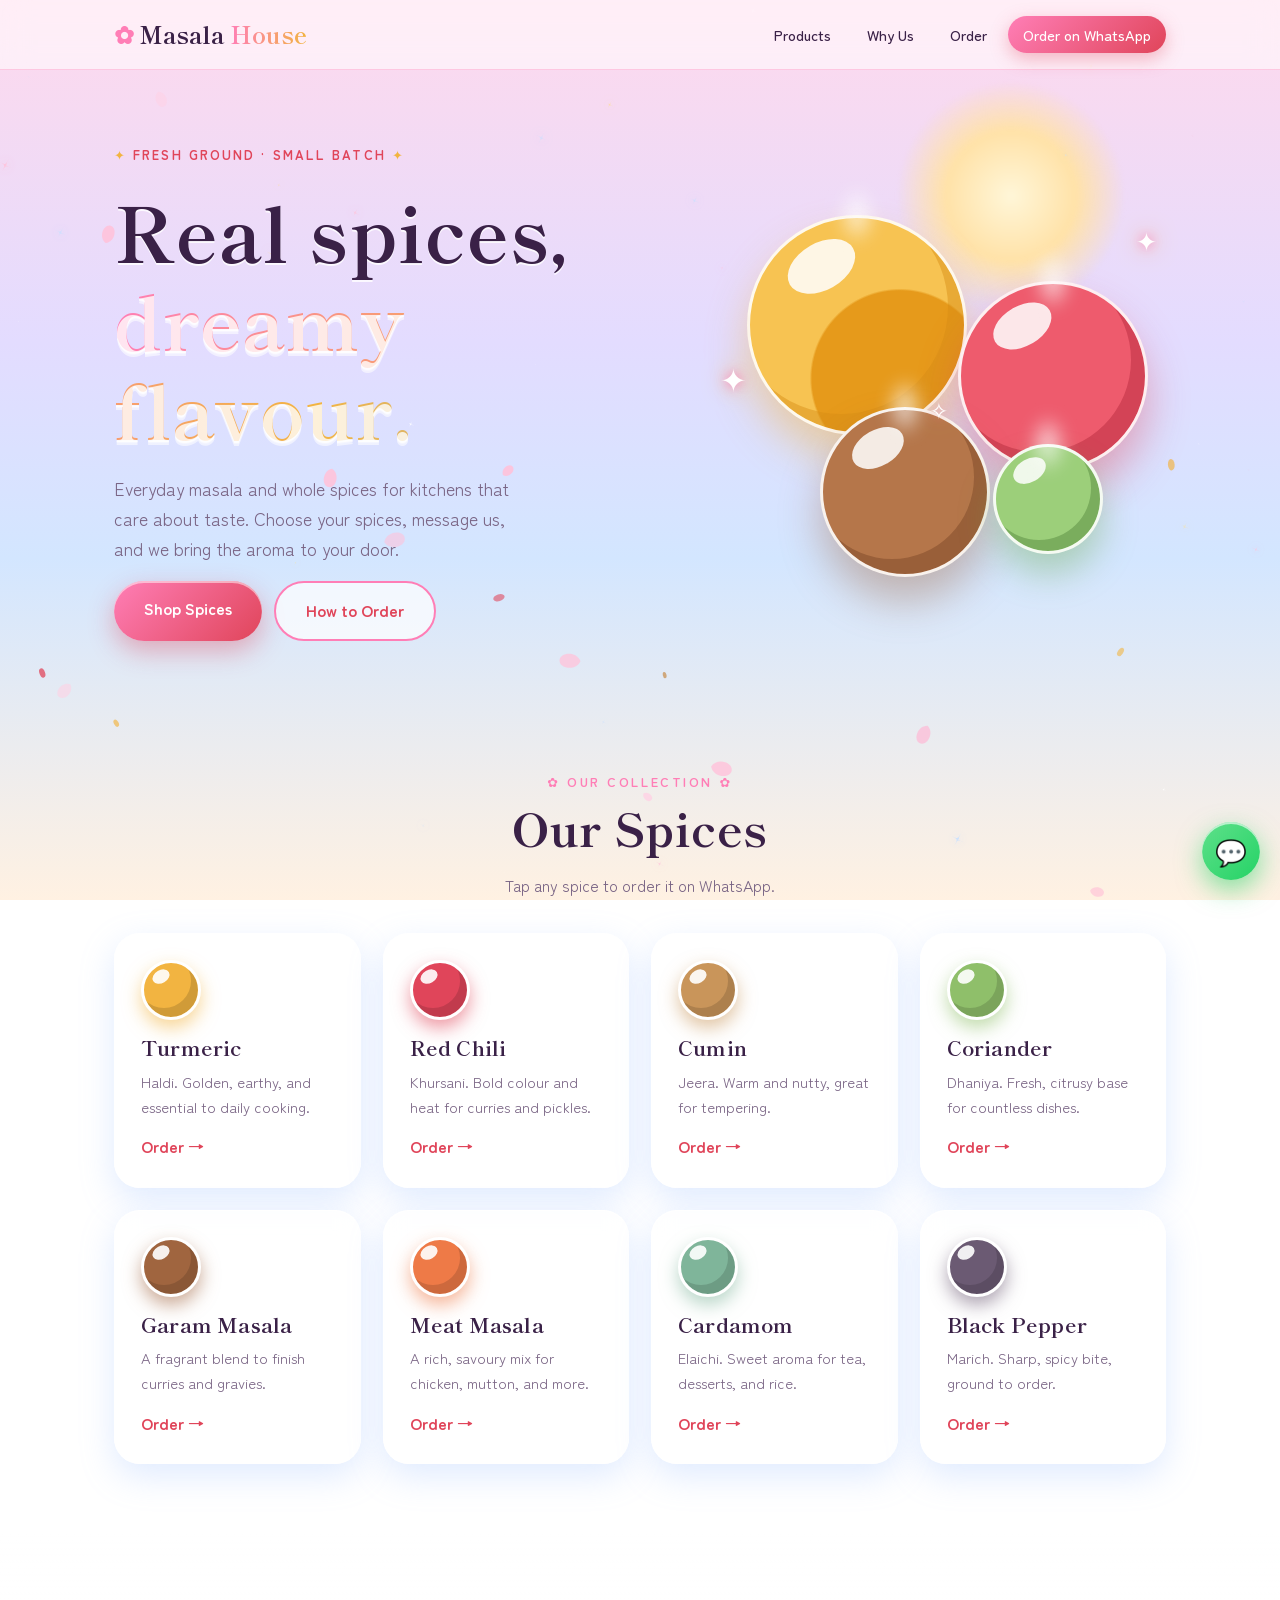
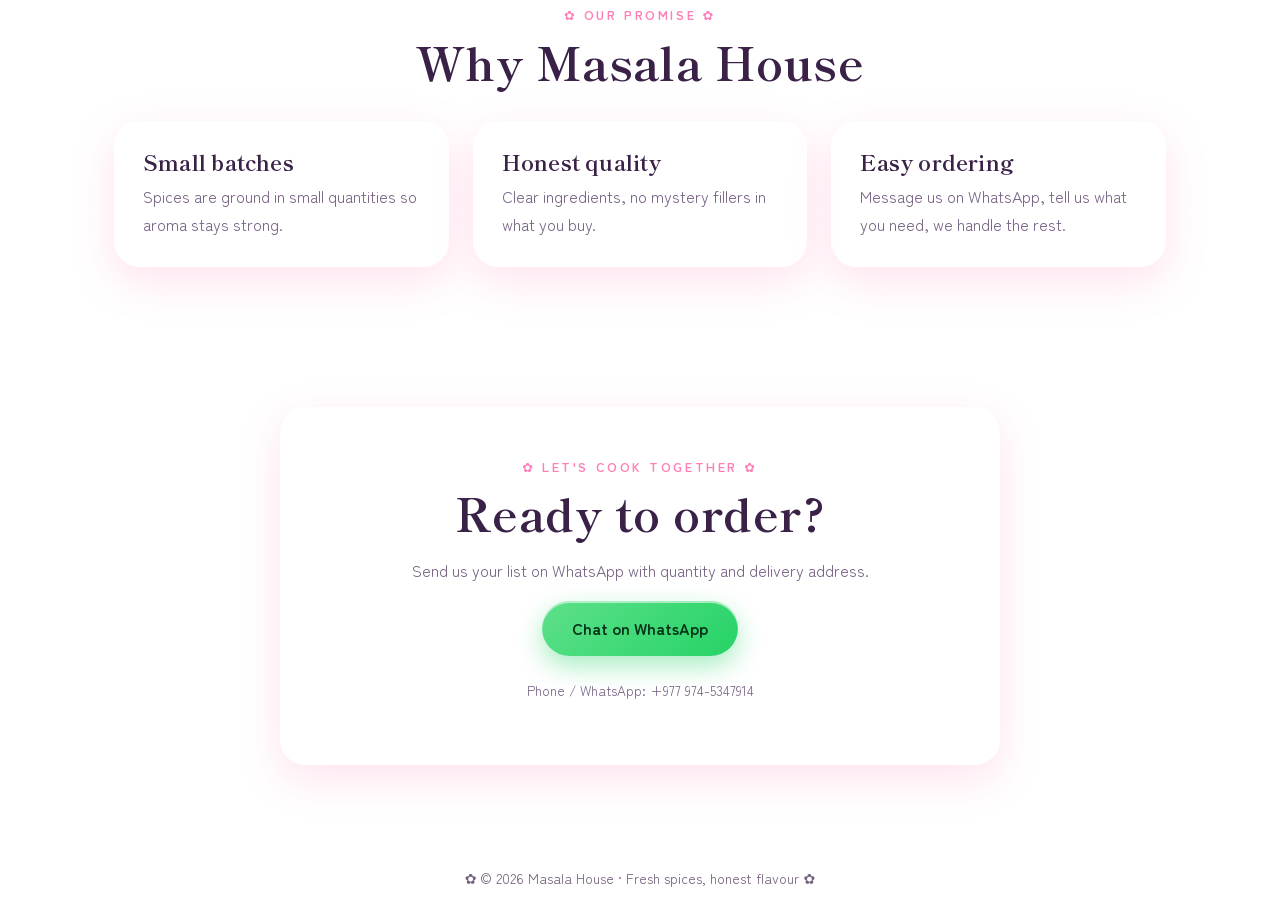
<file: index.html>
<!DOCTYPE html>
<html lang="en">
<head>
<meta charset="UTF-8">
<meta name="viewport" content="width=device-width, initial-scale=1.0">
<title>Masala House | Fresh Ground Spices &amp; Masala</title>
<meta name="description" content="Fresh ground spices and masala blends for everyday cooking. Order easily on WhatsApp.">
<link rel="preconnect" href="https://fonts.googleapis.com">
<link rel="preconnect" href="https://fonts.gstatic.com" crossorigin>
<link href="https://fonts.googleapis.com/css2?family=Shippori+Mincho:wght@500;700&family=Zen+Maru+Gothic:wght@400;500;700&display=swap" rel="stylesheet">
<link rel="stylesheet" href="style.css">
</head>
<body>
<div class="sky" aria-hidden="true">
  <i class="sun"></i>
  <i class="cloud c1"></i><i class="cloud c2"></i><i class="cloud c3"></i>
</div>
<canvas id="spice-fx" aria-hidden="true"></canvas>

<header>
  <nav class="nav">
    <a href="#top" class="brand"><span class="flower">✿</span> Masala <em>House</em></a>
    <button class="menu" id="menu" aria-label="Menu">☰</button>
    <ul id="links">
      <li><a href="#products">Products</a></li>
      <li><a href="#why">Why Us</a></li>
      <li><a href="#order">Order</a></li>
      <li><a href="#order" class="cta">Order on WhatsApp</a></li>
    </ul>
  </nav>
</header>

<main id="top">
  <section class="hero">
    <div class="hero-text">
      <span class="kicker"><i class="spark">✦</i> Fresh ground · Small batch <i class="spark s2">✦</i></span>
      <h1>Real spices,<br><em>dreamy flavour.</em></h1>
      <p>Everyday masala and whole spices for kitchens that care about taste. Choose your spices, message us, and we bring the aroma to your door.</p>
      <div class="actions">
        <a href="#products" class="btn primary"><span>Shop Spices</span></a>
        <a href="#order" class="btn ghost">How to Order</a>
      </div>
    </div>
    <div class="hero-art" aria-hidden="true">
      <div class="bowl b1"></div><div class="bowl b2"></div><div class="bowl b3"></div><div class="bowl b4"></div>
      <i class="twinkle t1">✦</i><i class="twinkle t2">✦</i><i class="twinkle t3">✧</i>
    </div>
  </section>

  <section id="products" class="section">
    <div class="head"><span class="eyebrow">✿ Our Collection ✿</span><h2>Our Spices</h2>
    <p class="sub">Tap any spice to order it on WhatsApp.</p></div>
    <div class="grid">
      <article class="card reveal" style="--c:#f2b441"><div class="dot"></div><h3>Turmeric</h3><p>Haldi. Golden, earthy, and essential to daily cooking.</p><a class="order" data-p="Turmeric (Haldi)">Order →</a></article>
      <article class="card reveal" style="--c:#e0455a"><div class="dot"></div><h3>Red Chili</h3><p>Khursani. Bold colour and heat for curries and pickles.</p><a class="order" data-p="Red Chili Powder">Order →</a></article>
      <article class="card reveal" style="--c:#c9955a"><div class="dot"></div><h3>Cumin</h3><p>Jeera. Warm and nutty, great for tempering.</p><a class="order" data-p="Cumin (Jeera)">Order →</a></article>
      <article class="card reveal" style="--c:#8fbf6a"><div class="dot"></div><h3>Coriander</h3><p>Dhaniya. Fresh, citrusy base for countless dishes.</p><a class="order" data-p="Coriander (Dhaniya)">Order →</a></article>
      <article class="card reveal" style="--c:#a0653f"><div class="dot"></div><h3>Garam Masala</h3><p>A fragrant blend to finish curries and gravies.</p><a class="order" data-p="Garam Masala">Order →</a></article>
      <article class="card reveal" style="--c:#ee7a47"><div class="dot"></div><h3>Meat Masala</h3><p>A rich, savoury mix for chicken, mutton, and more.</p><a class="order" data-p="Meat Masala">Order →</a></article>
      <article class="card reveal" style="--c:#7fb59a"><div class="dot"></div><h3>Cardamom</h3><p>Elaichi. Sweet aroma for tea, desserts, and rice.</p><a class="order" data-p="Cardamom (Elaichi)">Order →</a></article>
      <article class="card reveal" style="--c:#6b5a73"><div class="dot"></div><h3>Black Pepper</h3><p>Marich. Sharp, spicy bite, ground to order.</p><a class="order" data-p="Black Pepper (Marich)">Order →</a></article>
    </div>
  </section>

  <section id="why" class="section alt">
    <div class="head"><span class="eyebrow">✿ Our Promise ✿</span><h2>Why Masala House</h2></div>
    <div class="why">
      <div class="reveal glass"><h3>Small batches</h3><p>Spices are ground in small quantities so aroma stays strong.</p></div>
      <div class="reveal glass"><h3>Honest quality</h3><p>Clear ingredients, no mystery fillers in what you buy.</p></div>
      <div class="reveal glass"><h3>Easy ordering</h3><p>Message us on WhatsApp, tell us what you need, we handle the rest.</p></div>
    </div>
  </section>

  <section id="order" class="section order-box">
    <div class="glass big reveal">
      <span class="eyebrow">✿ Let's Cook Together ✿</span>
      <h2>Ready to order?</h2>
      <p>Send us your list on WhatsApp with quantity and delivery address.</p>
      <a class="btn wa" id="wa-main" href="#"><span>Chat on WhatsApp</span></a>
      <p class="small">Phone / WhatsApp: +977 974-5347914</p>
    </div>
  </section>
</main>

<footer><p>✿ © 2026 Masala House · Fresh spices, honest flavour ✿</p></footer>
<script src="script.js"></script>
</body>
</html>
</file>
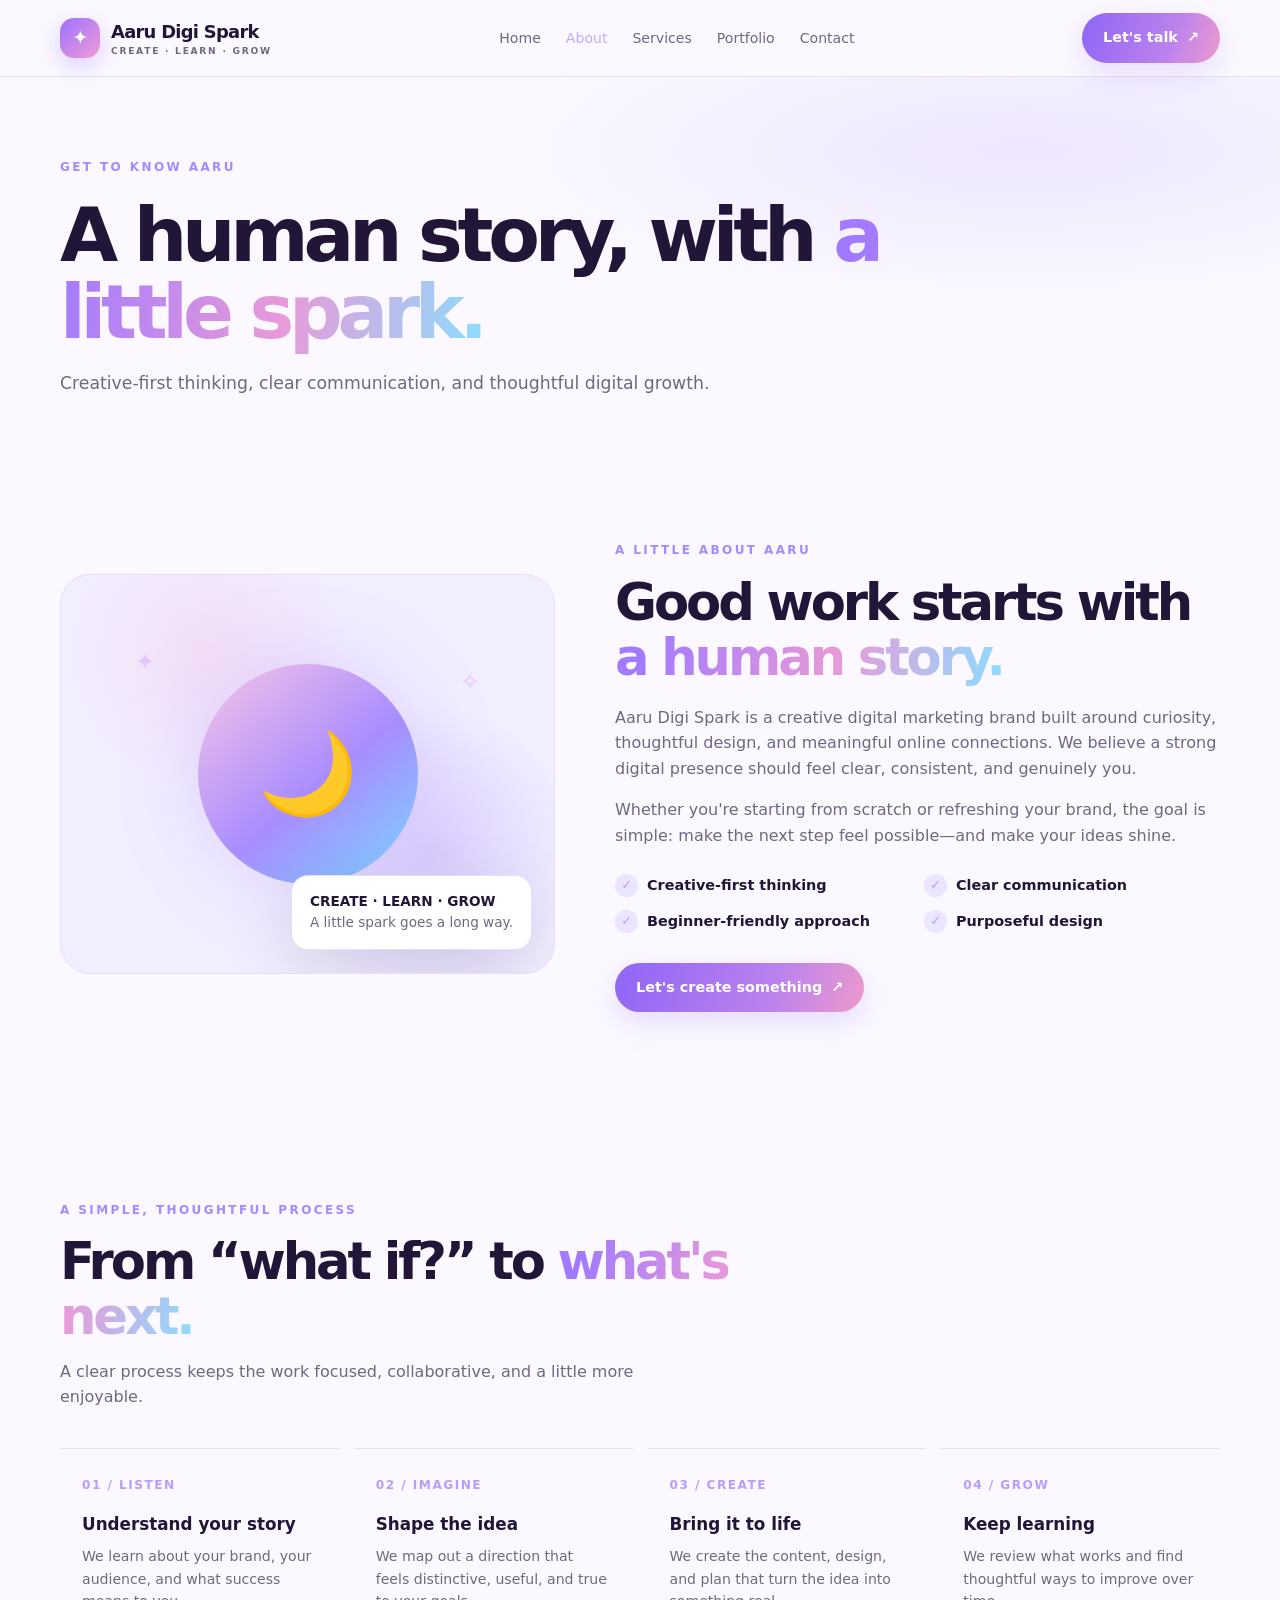
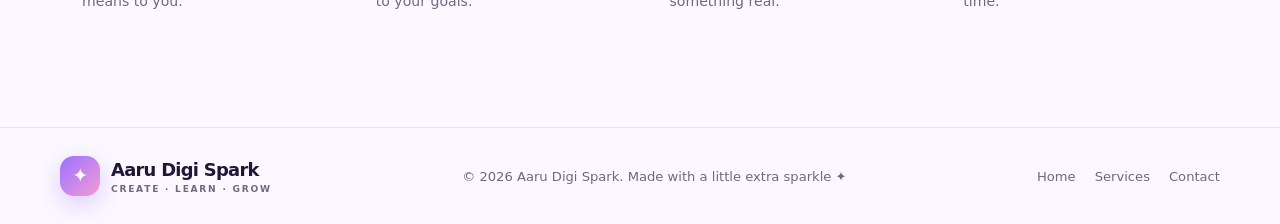
<file: about.html>
<!doctype html><html lang="en"><head><meta charset="utf-8"><meta name="viewport" content="width=device-width, initial-scale=1"><meta name="theme-color" content="#160d2d"><meta name="description" content="Aaru Digi Spark — creative digital marketing, content, SEO and branding."><title>About | Aaru Digi Spark</title><style>
:root{color-scheme:light dark;--bg:light-dark(#fbf9ff,#100a20);--surface:light-dark(#fff,#1a1130);--surface2:light-dark(#f2edff,#24183f);--ink:light-dark(#211637,#f8f4ff);--muted:light-dark(#71677f,#bcb0d2);--line:light-dark(#e7def8,#3b2a58);--purple:#9b72ff;--purple2:#c3a9ff;--pink:#ff9bcf;--cyan:#91e6ff;--shadow:0 24px 70px #13072620}
*{box-sizing:border-box}html{scroll-behavior:smooth;scroll-padding-top:90px}body{margin:0;background:var(--bg);color:var(--ink);font-family:Inter,ui-sans-serif,system-ui,-apple-system,BlinkMacSystemFont,"Segoe UI",sans-serif;line-height:1.6}a{color:inherit;text-decoration:none}button,input,textarea,select{font:inherit}button,a{ -webkit-tap-highlight-color:transparent}.shell{overflow:hidden;min-height:100vh;background:var(--bg)}.container{width:min(1160px,calc(100% - 44px));margin:auto}.nav-wrap{position:sticky;top:0;z-index:50;background:light-dark(#fbf9ffe8,#100a20e8);backdrop-filter:blur(18px);border-bottom:1px solid var(--line)}nav{height:76px;display:flex;align-items:center;justify-content:space-between;gap:22px}.brand{display:flex;align-items:center;gap:11px;font-weight:850;letter-spacing:-.04em;font-size:1.12rem}.brand-mark{width:40px;height:40px;display:grid;place-items:center;border-radius:14px;color:#fff;background:linear-gradient(135deg,#9b72ff,#f39bd5);box-shadow:0 8px 24px #9b72ff55;font-size:1.2rem}.brand small{display:block;font-size:.57rem;letter-spacing:.19em;text-transform:uppercase;color:var(--muted);font-weight:700;margin-top:-3px}.navlinks{display:flex;align-items:center;gap:25px;color:var(--muted);font-size:.88rem}.navlinks a:hover,.navlinks a.active{color:var(--purple2)}.nav-actions{display:flex;align-items:center;gap:10px}.menu-btn{display:none;border:1px solid var(--line);background:var(--surface);color:var(--ink);border-radius:12px;padding:8px 12px;cursor:pointer}.btn{display:inline-flex;align-items:center;justify-content:center;gap:9px;border:0;border-radius:999px;padding:13px 21px;font-weight:750;font-size:.9rem;cursor:pointer;transition:transform .25s,box-shadow .25s,background .25s}.btn:hover{transform:translateY(-3px)}.btn-primary{color:#fff;background:linear-gradient(110deg,#8e65f6,#bd83ed 65%,#ee9acb);box-shadow:0 10px 30px #9b72ff38}.btn-soft{background:var(--surface2);color:var(--ink);border:1px solid var(--line)}.hero{position:relative;padding:88px 0 78px}.hero:before{content:"";position:absolute;inset:0;background:radial-gradient(ellipse at 75% 35%,#9b72ff25,transparent 34%),radial-gradient(ellipse at 90% 78%,#ff9bcf19,transparent 28%);pointer-events:none}.hero-grid{position:relative;display:grid;grid-template-columns:1.03fr .97fr;align-items:center;gap:45px}.eyebrow{display:inline-flex;align-items:center;gap:9px;padding:7px 12px;border:1px solid var(--line);background:var(--surface);border-radius:999px;color:var(--muted);font-size:.76rem;font-weight:750;letter-spacing:.04em}.dot{width:8px;height:8px;background:#b18cff;border-radius:50%;box-shadow:0 0 0 5px #9b72ff1c}.hero h1{font-size:clamp(3.1rem,6.1vw,5.6rem);line-height:.99;letter-spacing:-.075em;margin:23px 0 22px;max-width:660px}.gradient-text{background:linear-gradient(100deg,#a17aff 8%,#e89ad8 57%,#8cddff);-webkit-background-clip:text;background-clip:text;color:transparent}.hero p{font-size:1.07rem;color:var(--muted);max-width:520px;margin:0 0 28px}.hero-buttons{display:flex;gap:12px;flex-wrap:wrap}.hero-proof{display:flex;align-items:center;gap:13px;margin-top:34px;color:var(--muted);font-size:.82rem}.avatar-stack{display:flex;padding-left:4px}.avatar-stack span{width:29px;height:29px;border:2px solid var(--bg);border-radius:50%;display:grid;place-items:center;margin-left:-5px;background:linear-gradient(135deg,#d9c4ff,#ffc8e5);font-size:.85rem}.hero-art{position:relative;min-height:470px;display:grid;place-items:center}.art-glow{position:absolute;width:360px;height:360px;border-radius:50%;background:radial-gradient(circle,#b594ff48,transparent 68%);filter:blur(7px)}.orbit{position:absolute;border:1px solid #a88aff4a;border-radius:50%;transform:rotate(-22deg)}.orbit.one{width:400px;height:265px}.orbit.two{width:330px;height:430px;transform:rotate(36deg)}.spark{position:absolute;color:#e4c7ff;font-size:1.5rem;animation:twinkle 3s ease-in-out infinite}.s1{top:15%;left:19%}.s2{top:23%;right:12%;animation-delay:.8s}.s3{bottom:18%;left:16%;animation-delay:1.4s}.s4{bottom:14%;right:18%;animation-delay:.4s}.anime-card{position:relative;width:min(330px,80%);height:380px;border:1px solid #ffffff72;border-radius:48% 48% 36px 36px;background:linear-gradient(150deg,#e9d9ff,#bda4f8 48%,#7b62bd);box-shadow:0 35px 100px #8e65f64a;overflow:hidden;animation:float 6s ease-in-out infinite}.anime-card:before{content:"";position:absolute;width:230px;height:250px;top:30px;left:50%;transform:translateX(-50%);border-radius:48% 48% 44% 44%;background:linear-gradient(145deg,#41265f,#221432);clip-path:polygon(9% 0,90% 0,100% 36%,92% 72%,72% 43%,61% 26%,45% 43%,15% 70%,0 40%)}.hair-back{position:absolute;top:66px;left:calc(50% - 96px);width:192px;height:210px;border-radius:48% 48% 42% 42%;background:linear-gradient(100deg,#39204f,#6e4a9b 65%,#2e1c46);clip-path:polygon(0 0,100% 0,100% 85%,78% 100%,70% 55%,54% 83%,39% 48%,18% 100%,8% 70%)}.face{position:absolute;top:91px;left:50%;transform:translateX(-50%);width:145px;height:166px;border-radius:45% 45% 48% 48%;background:linear-gradient(130deg,#ffe1d8,#f3b9bc);box-shadow:inset -12px -8px 0 #d78ea21b}.fringe{position:absolute;top:70px;left:calc(50% - 79px);width:158px;height:94px;background:linear-gradient(120deg,#30203f,#65458c);border-radius:70% 50% 30% 30%;clip-path:polygon(0 0,100% 0,93% 52%,75% 38%,63% 92%,48% 48%,33% 78%,18% 43%,8% 65%)}.eye{position:absolute;top:165px;width:18px;height:25px;border-radius:50%;background:#342443;border:4px solid #fff5f7;box-shadow:0 0 0 1px #8c668f}.eye:after{content:"";position:absolute;top:2px;left:3px;width:5px;height:7px;border-radius:50%;background:#fff}.eye.left{left:calc(50% - 48px)}.eye.right{right:calc(50% - 48px)}.blush{position:absolute;top:196px;width:26px;height:10px;border-radius:50%;background:#ed8eae75;filter:blur(3px)}.blush.left{left:calc(50% - 66px)}.blush.right{right:calc(50% - 66px)}.neck{position:absolute;top:235px;left:calc(50% - 20px);width:40px;height:44px;background:#efb0ad;border-radius:10px}.body-art{position:absolute;top:258px;left:50%;transform:translateX(-50%);width:245px;height:170px;background:linear-gradient(120deg,#faf4ff,#c5b2ff 60%,#9075dc);clip-path:polygon(31% 0,69% 0,100% 100%,0 100%);border-radius:38px 38px 0 0}.collar{position:absolute;top:259px;left:calc(50% - 36px);width:72px;height:53px;background:#fff7ff;clip-path:polygon(0 0,50% 40%,100% 0,70% 100%,30% 100%)}.floating-pill{position:absolute;padding:12px 15px;border-radius:17px;background:light-dark(#ffffffed,#201536ed);border:1px solid var(--line);box-shadow:var(--shadow);font-size:.8rem;backdrop-filter:blur(12px);animation:float 5s ease-in-out infinite}.floating-pill strong{display:block;font-size:.92rem}.floating-pill small{color:var(--muted)}.pill-one{top:16%;right:-1%}.pill-two{bottom:12%;left:-2%;animation-delay:1.2s}.pill-icon{display:inline-grid;place-items:center;width:30px;height:30px;border-radius:10px;background:#9b72ff25;margin-right:7px}.marquee{border-top:1px solid var(--line);border-bottom:1px solid var(--line);padding:19px 0;background:var(--surface)}.marquee-inner{display:flex;justify-content:space-between;gap:24px;flex-wrap:wrap;color:var(--muted);font-size:.75rem;font-weight:800;letter-spacing:.16em;text-transform:uppercase}.marquee b{color:var(--purple2)}section{padding:92px 0}.section-head{max-width:690px;margin-bottom:38px}.section-kicker{font-size:.75rem;letter-spacing:.2em;text-transform:uppercase;font-weight:850;color:#a58aff}.section-head h2{font-size:clamp(2.2rem,4vw,3.55rem);line-height:1.06;letter-spacing:-.06em;margin:13px 0}.section-head p{color:var(--muted);font-size:1rem;max-width:590px}.services-grid{display:grid;grid-template-columns:repeat(3,1fr);gap:17px}.service-card{position:relative;padding:25px;border-radius:24px;border:1px solid var(--line);background:var(--surface);transition:transform .3s,border-color .3s,box-shadow .3s;overflow:hidden}.service-card:hover{transform:translateY(-7px);border-color:#a58aff9c;box-shadow:var(--shadow)}.service-icon{width:48px;height:48px;border-radius:16px;display:grid;place-items:center;background:linear-gradient(135deg,#a486ff35,#f2a2d52c);font-size:1.4rem;margin-bottom:20px}.service-card h3{margin:0 0 9px;font-size:1.15rem;letter-spacing:-.025em}.service-card p{margin:0 0 20px;color:var(--muted);font-size:.9rem}.text-link{display:inline-flex;align-items:center;gap:8px;color:#ad91ff;font-weight:800;font-size:.86rem}.text-link:hover{gap:13px}.about-grid{display:grid;grid-template-columns:.9fr 1.1fr;gap:60px;align-items:center}.about-visual{position:relative;min-height:400px;border-radius:30px;border:1px solid var(--line);background:radial-gradient(circle at 30% 20%,#f5b7df48,transparent 30%),radial-gradient(circle at 75% 70%,#9d80ff48,transparent 32%),var(--surface2);display:grid;place-items:center;overflow:hidden}.about-orb{width:220px;height:220px;border-radius:50%;background:linear-gradient(140deg,#f7c6e6,#a98cff 55%,#79d7ff);box-shadow:0 0 80px #a58aff4a;display:grid;place-items:center;font-size:5rem}.about-note{position:absolute;bottom:23px;right:22px;padding:15px 18px;background:var(--surface);border:1px solid var(--line);border-radius:17px;font-size:.85rem;box-shadow:var(--shadow)}.about-copy h2{font-size:clamp(2.2rem,4vw,3.4rem);line-height:1.07;letter-spacing:-.06em;margin:13px 0 20px}.about-copy p{color:var(--muted)}.check-list{display:grid;grid-template-columns:1fr 1fr;gap:13px;margin:25px 0 30px}.check{display:flex;align-items:center;gap:9px;font-size:.9rem;font-weight:650}.check span{display:grid;place-items:center;width:23px;height:23px;border-radius:50%;background:#9b72ff26;color:#b79aff;font-size:.8rem}.process-grid{display:grid;grid-template-columns:repeat(4,1fr);gap:15px}.step{padding:22px;border-top:1px solid var(--line);position:relative}.step-num{font-size:.76rem;color:#b89dff;letter-spacing:.12em;font-weight:900}.step h3{margin:14px 0 8px;font-size:1.05rem}.step p{color:var(--muted);font-size:.88rem;margin:0}.portfolio-grid{display:grid;grid-template-columns:1.1fr .9fr .9fr;gap:17px}.project{border:1px solid var(--line);border-radius:24px;overflow:hidden;background:var(--surface);transition:transform .3s}.project:hover{transform:translateY(-6px)}.project-art{height:230px;position:relative;display:grid;place-items:center;overflow:hidden}.project:nth-child(1) .project-art{background:linear-gradient(135deg,#4d317b,#bb8aff)}.project:nth-child(2) .project-art{background:linear-gradient(135deg,#f4b9da,#8e70db)}.project:nth-child(3) .project-art{background:linear-gradient(135deg,#8dddf0,#8274df)}.project-art .mock-window{width:76%;height:73%;border-radius:13px;background:#fff;color:#34234c;box-shadow:0 20px 45px #160c2e45;padding:15px;transform:rotate(-3deg)}.mock-top{display:flex;gap:4px;margin-bottom:14px}.mock-top i{width:6px;height:6px;border-radius:50%;background:#c5b3e4}.mock-heading{font-size:1.3rem;font-weight:900;line-height:1.02;letter-spacing:-.06em}.mock-line{height:5px;border-radius:4px;background:#ded3f3;margin-top:8px;width:70%}.mock-chip{display:inline-block;background:#a58aff;color:white;border-radius:20px;padding:5px 9px;font-size:.52rem;margin-top:12px}.project-info{padding:20px}.project-info h3{margin:0 0 5px;font-size:1rem}.project-info p{margin:0;color:var(--muted);font-size:.85rem}.testimonial{padding:30px;border-radius:28px;background:var(--surface2);border:1px solid var(--line);display:grid;grid-template-columns:.7fr 1.3fr;gap:30px;align-items:center}.quote-mark{font-size:4rem;line-height:1;color:#ad91ff}.testimonial blockquote{font-size:1.25rem;line-height:1.5;letter-spacing:-.025em;margin:0 0 17px}.testimonial cite{font-style:normal;color:var(--muted);font-size:.86rem}.contact-grid{display:grid;grid-template-columns:.8fr 1.2fr;gap:40px}.contact-copy h2{font-size:clamp(2.3rem,4vw,3.6rem);line-height:1.03;letter-spacing:-.06em;margin:15px 0}.contact-copy p{color:var(--muted)}.contact-detail{display:flex;align-items:center;gap:12px;margin-top:23px;font-size:.9rem}.contact-detail span{width:40px;height:40px;display:grid;place-items:center;border-radius:13px;background:var(--surface2);border:1px solid var(--line)}.contact-form{padding:27px;border:1px solid var(--line);border-radius:26px;background:var(--surface);box-shadow:var(--shadow)}.form-row{display:grid;grid-template-columns:1fr 1fr;gap:14px}.field{margin-bottom:15px}.field label{display:block;font-size:.82rem;font-weight:750;margin-bottom:7px}.field input,.field textarea,.field select{width:100%;border:1px solid var(--line);border-radius:13px;background:var(--bg);color:var(--ink);padding:13px 14px;outline:none}.field input:focus,.field textarea:focus,.field select:focus{border-color:#a58aff;box-shadow:0 0 0 3px #9b72ff20}.field textarea{min-height:125px;resize:vertical}.form-note{color:var(--muted);font-size:.76rem;margin:12px 0 0}.footer{border-top:1px solid var(--line);padding:28px 0}.footer-inner{display:flex;justify-content:space-between;gap:20px;align-items:center;flex-wrap:wrap}.footer p{color:var(--muted);font-size:.82rem;margin:0}.footer-links{display:flex;gap:19px;color:var(--muted);font-size:.82rem}.page-view{display:none;min-height:65vh}.page-view.active{display:block;animation:fadeIn .35s ease}.home-view.hidden{display:none}.service-hero{padding:82px 0 48px;background:radial-gradient(ellipse at 80% 20%,#9b72ff25,transparent 38%)}.service-hero h1{font-size:clamp(2.7rem,6vw,4.7rem);line-height:1.03;letter-spacing:-.07em;max-width:800px;margin:20px 0}.service-hero p{max-width:700px;color:var(--muted);font-size:1.08rem}.detail-layout{display:grid;grid-template-columns:1.1fr .9fr;gap:40px;padding:25px 0 90px}.detail-panel{border:1px solid var(--line);background:var(--surface);border-radius:24px;padding:26px}.detail-panel h2{margin-top:0;letter-spacing:-.04em}.detail-panel p,.detail-panel li{color:var(--muted)}.detail-panel li{margin:10px 0}.detail-mini-grid{display:grid;grid-template-columns:1fr 1fr;gap:12px}.mini{padding:17px;border-radius:16px;background:var(--surface2);border:1px solid var(--line)}.mini b{display:block;margin-bottom:5px}.mini span{color:var(--muted);font-size:.82rem}.back-link{display:inline-flex;gap:8px;color:#b69aff;font-weight:800;font-size:.9rem;margin-top:12px}.reveal{opacity:0;transform:translateY(18px);transition:opacity .7s ease,transform .7s ease}.reveal.visible{opacity:1;transform:translateY(0)}@keyframes float{0%,100%{transform:translateY(0)}50%{transform:translateY(-11px)}}@keyframes twinkle{0%,100%{opacity:.45;transform:scale(.8)}50%{opacity:1;transform:scale(1.15)}}@keyframes fadeIn{from{opacity:0;transform:translateY(8px)}to{opacity:1;transform:translateY(0)}}
@media(max-width:900px){.hero-grid,.about-grid,.contact-grid,.detail-layout{grid-template-columns:1fr}.hero{padding-top:60px}.hero-art{min-height:410px}.services-grid{grid-template-columns:repeat(2,1fr)}.process-grid{grid-template-columns:repeat(2,1fr)}.portfolio-grid{grid-template-columns:1fr 1fr}.portfolio-grid .project:first-child{grid-column:span 2}.testimonial{grid-template-columns:1fr;gap:5px}.about-visual{min-height:330px}.navlinks{gap:15px}}
@media(max-width:680px){.container{width:min(100% - 30px,1160px)}nav{height:68px}.navlinks{display:none;position:absolute;left:15px;right:15px;top:75px;padding:16px;background:var(--surface);border:1px solid var(--line);border-radius:18px;box-shadow:var(--shadow);flex-direction:column;align-items:stretch;gap:0}.navlinks.open{display:flex}.navlinks a{padding:12px 8px}.nav-actions .btn{display:none}.menu-btn{display:block}.brand{font-size:1rem}.brand-mark{width:36px;height:36px}.hero{padding:52px 0 46px}.hero h1{font-size:clamp(3rem,15vw,4.6rem)}.hero-art{min-height:380px;transform:scale(.92);margin:-10px -15px}.anime-card{height:340px;width:290px}.hero-proof{align-items:flex-start}.marquee-inner{justify-content:center;gap:14px 22px}.marquee-inner span{font-size:.66rem}section{padding:68px 0}.services-grid,.portfolio-grid{grid-template-columns:1fr}.portfolio-grid .project:first-child{grid-column:auto}.project-art{height:210px}.process-grid{grid-template-columns:1fr 1fr}.check-list{grid-template-columns:1fr}.form-row{grid-template-columns:1fr;gap:0}.contact-form{padding:19px}.testimonial{padding:23px}.testimonial blockquote{font-size:1.08rem}.footer-inner{align-items:flex-start;flex-direction:column}.pill-one{right:0}.pill-two{left:0}.detail-mini-grid{grid-template-columns:1fr 1fr}}
@media(prefers-reduced-motion:reduce){*,*::before,*::after{animation-duration:.01ms!important;animation-iteration-count:1!important;scroll-behavior:auto!important;transition-duration:.01ms!important}.reveal{opacity:1;transform:none}}

/* Separate-page navigation */
.navlinks a.active{color:var(--purple2)} .page-intro{padding:76px 0 30px;background:radial-gradient(ellipse at 80% 20%,#9b72ff25,transparent 38%)} .page-intro h1{font-size:clamp(2.7rem,6vw,4.7rem);line-height:1.03;letter-spacing:-.07em;max-width:850px;margin:18px 0}.page-intro p{max-width:720px;color:var(--muted);font-size:1.08rem}.page-body{padding:24px 0 88px}.service-detail-grid{display:grid;grid-template-columns:1.1fr .9fr;gap:24px}.service-detail-grid .detail-panel{border:1px solid var(--line);background:var(--surface);border-radius:24px;padding:26px}.service-detail-grid .detail-panel h2{margin-top:0;letter-spacing:-.04em}.service-detail-grid .detail-panel p,.service-detail-grid .detail-panel li{color:var(--muted)}.service-detail-grid .detail-panel li{margin:10px 0}.service-detail-grid .detail-mini-grid{display:grid;grid-template-columns:1fr 1fr;gap:12px}.service-detail-grid .mini{padding:17px;border-radius:16px;background:var(--surface2);border:1px solid var(--line)}.service-detail-grid .mini b{display:block;margin-bottom:5px}.service-detail-grid .mini span{color:var(--muted);font-size:.82rem}.back-link{display:inline-flex;gap:8px;color:#b69aff;font-weight:800;font-size:.9rem;margin-top:12px}@media(max-width:900px){.service-detail-grid{grid-template-columns:1fr}}</style></head><body><div class="shell" id="top"><div class="nav-wrap"><nav class="container" aria-label="Main navigation"><a class="brand" href="index.html" aria-label="Aaru Digi Spark home"><span class="brand-mark">✦</span><span>Aaru Digi Spark<small>CREATE · LEARN · GROW</small></span></a><div class="navlinks" id="navlinks"><a href="index.html">Home</a><a href="about.html" class="active">About</a><a href="services.html">Services</a><a href="portfolio.html">Portfolio</a><a href="contact.html">Contact</a></div><div class="nav-actions"><a class="btn btn-primary" href="contact.html">Let's talk <span>↗</span></a><button class="menu-btn" id="menuBtn" aria-label="Open menu" aria-expanded="false">☰</button></div></nav></div><main><div class="page-intro"><div class="container"><span class="section-kicker">GET TO KNOW AARU</span><h1>A human story, with <span class="gradient-text">a little spark.</span></h1><p>Creative-first thinking, clear communication, and thoughtful digital growth.</p></div></div><section id="about"><div class="container about-grid"><div class="about-visual reveal"><div class="about-orb">🌙</div><div class="about-note"><strong>CREATE · LEARN · GROW</strong><br/><span style="color:var(--muted)">A little spark goes a long way.</span></div><span class="spark" style="top:17%;left:15%">✦</span><span class="spark" style="right:15%;top:22%">✧</span></div><div class="about-copy reveal"><span class="section-kicker">A LITTLE ABOUT AARU</span><h2>Good work starts with <span class="gradient-text">a human story.</span></h2><p>Aaru Digi Spark is a creative digital marketing brand built around curiosity, thoughtful design, and meaningful online connections. We believe a strong digital presence should feel clear, consistent, and genuinely you.</p><p>Whether you're starting from scratch or refreshing your brand, the goal is simple: make the next step feel possible—and make your ideas shine.</p><div class="check-list"><div class="check"><span>✓</span> Creative-first thinking</div><div class="check"><span>✓</span> Clear communication</div><div class="check"><span>✓</span> Beginner-friendly approach</div><div class="check"><span>✓</span> Purposeful design</div></div><a class="btn btn-primary" href="#contact">Let's create something <span>↗</span></a></div></div></section><section id="process"><div class="container"><div class="section-head reveal"><span class="section-kicker">A SIMPLE, THOUGHTFUL PROCESS</span><h2>From “what if?” to <span class="gradient-text">what's next.</span></h2><p>A clear process keeps the work focused, collaborative, and a little more enjoyable.</p></div><div class="process-grid"><div class="step reveal"><span class="step-num">01 / LISTEN</span><h3>Understand your story</h3><p>We learn about your brand, your audience, and what success means to you.</p></div><div class="step reveal"><span class="step-num">02 / IMAGINE</span><h3>Shape the idea</h3><p>We map out a direction that feels distinctive, useful, and true to your goals.</p></div><div class="step reveal"><span class="step-num">03 / CREATE</span><h3>Bring it to life</h3><p>We create the content, design, and plan that turn the idea into something real.</p></div><div class="step reveal"><span class="step-num">04 / GROW</span><h3>Keep learning</h3><p>We review what works and find thoughtful ways to improve over time.</p></div></div></div></section></main><footer class="footer"><div class="container footer-inner"><a class="brand" href="index.html"><span class="brand-mark">✦</span><span>Aaru Digi Spark<small>CREATE · LEARN · GROW</small></span></a><p>© <span id="year"></span> Aaru Digi Spark. Made with a little extra sparkle ✦</p><div class="footer-links"><a href="index.html">Home</a><a href="services.html">Services</a><a href="contact.html">Contact</a></div></div></footer></div><script>
document.getElementById('menuBtn').addEventListener('click',()=>{const nav=document.getElementById('navlinks');const open=nav.classList.toggle('open');document.getElementById('menuBtn').setAttribute('aria-expanded',String(open));});document.getElementById('year').textContent=new Date().getFullYear();const observer=new IntersectionObserver(entries=>entries.forEach(entry=>{if(entry.isIntersecting){entry.target.classList.add('visible');observer.unobserve(entry.target);}}),{threshold:.12});document.querySelectorAll('.reveal').forEach(el=>observer.observe(el));
</script></body></html>
</file>
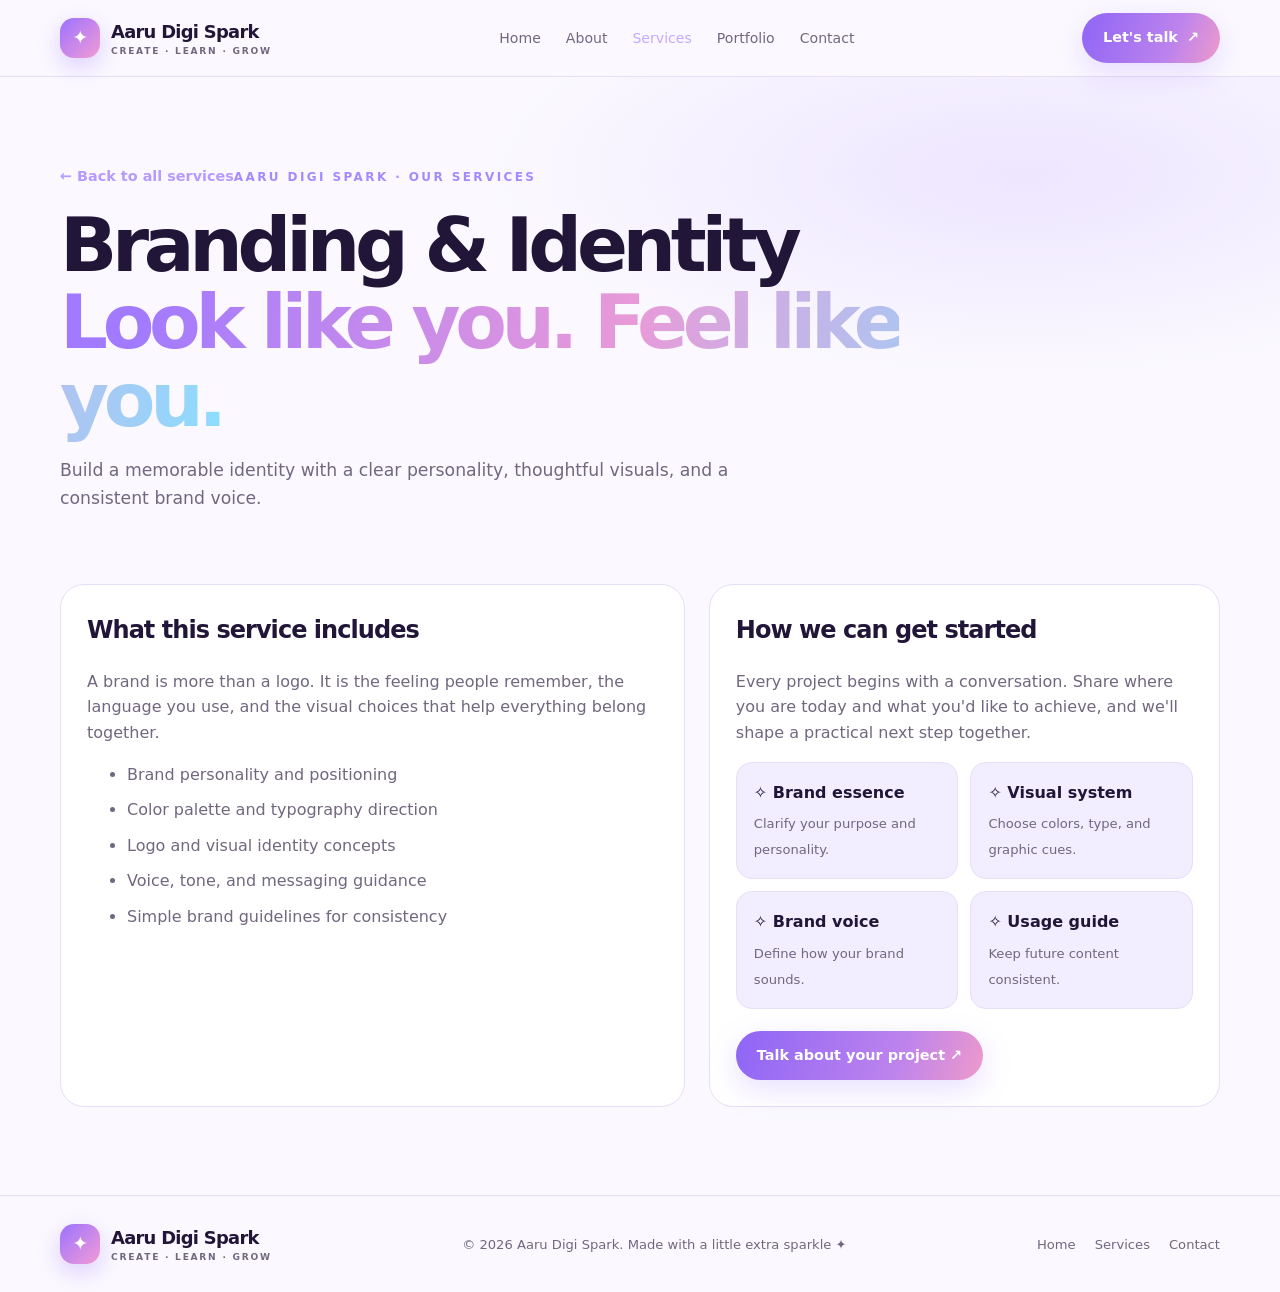
<file: branding.html>
<!doctype html><html lang="en"><head><meta charset="utf-8"><meta name="viewport" content="width=device-width, initial-scale=1"><meta name="theme-color" content="#160d2d"><meta name="description" content="Aaru Digi Spark — creative digital marketing, content, SEO and branding."><title>Branding & Identity | Aaru Digi Spark</title><style>
:root{color-scheme:light dark;--bg:light-dark(#fbf9ff,#100a20);--surface:light-dark(#fff,#1a1130);--surface2:light-dark(#f2edff,#24183f);--ink:light-dark(#211637,#f8f4ff);--muted:light-dark(#71677f,#bcb0d2);--line:light-dark(#e7def8,#3b2a58);--purple:#9b72ff;--purple2:#c3a9ff;--pink:#ff9bcf;--cyan:#91e6ff;--shadow:0 24px 70px #13072620}
*{box-sizing:border-box}html{scroll-behavior:smooth;scroll-padding-top:90px}body{margin:0;background:var(--bg);color:var(--ink);font-family:Inter,ui-sans-serif,system-ui,-apple-system,BlinkMacSystemFont,"Segoe UI",sans-serif;line-height:1.6}a{color:inherit;text-decoration:none}button,input,textarea,select{font:inherit}button,a{ -webkit-tap-highlight-color:transparent}.shell{overflow:hidden;min-height:100vh;background:var(--bg)}.container{width:min(1160px,calc(100% - 44px));margin:auto}.nav-wrap{position:sticky;top:0;z-index:50;background:light-dark(#fbf9ffe8,#100a20e8);backdrop-filter:blur(18px);border-bottom:1px solid var(--line)}nav{height:76px;display:flex;align-items:center;justify-content:space-between;gap:22px}.brand{display:flex;align-items:center;gap:11px;font-weight:850;letter-spacing:-.04em;font-size:1.12rem}.brand-mark{width:40px;height:40px;display:grid;place-items:center;border-radius:14px;color:#fff;background:linear-gradient(135deg,#9b72ff,#f39bd5);box-shadow:0 8px 24px #9b72ff55;font-size:1.2rem}.brand small{display:block;font-size:.57rem;letter-spacing:.19em;text-transform:uppercase;color:var(--muted);font-weight:700;margin-top:-3px}.navlinks{display:flex;align-items:center;gap:25px;color:var(--muted);font-size:.88rem}.navlinks a:hover,.navlinks a.active{color:var(--purple2)}.nav-actions{display:flex;align-items:center;gap:10px}.menu-btn{display:none;border:1px solid var(--line);background:var(--surface);color:var(--ink);border-radius:12px;padding:8px 12px;cursor:pointer}.btn{display:inline-flex;align-items:center;justify-content:center;gap:9px;border:0;border-radius:999px;padding:13px 21px;font-weight:750;font-size:.9rem;cursor:pointer;transition:transform .25s,box-shadow .25s,background .25s}.btn:hover{transform:translateY(-3px)}.btn-primary{color:#fff;background:linear-gradient(110deg,#8e65f6,#bd83ed 65%,#ee9acb);box-shadow:0 10px 30px #9b72ff38}.btn-soft{background:var(--surface2);color:var(--ink);border:1px solid var(--line)}.hero{position:relative;padding:88px 0 78px}.hero:before{content:"";position:absolute;inset:0;background:radial-gradient(ellipse at 75% 35%,#9b72ff25,transparent 34%),radial-gradient(ellipse at 90% 78%,#ff9bcf19,transparent 28%);pointer-events:none}.hero-grid{position:relative;display:grid;grid-template-columns:1.03fr .97fr;align-items:center;gap:45px}.eyebrow{display:inline-flex;align-items:center;gap:9px;padding:7px 12px;border:1px solid var(--line);background:var(--surface);border-radius:999px;color:var(--muted);font-size:.76rem;font-weight:750;letter-spacing:.04em}.dot{width:8px;height:8px;background:#b18cff;border-radius:50%;box-shadow:0 0 0 5px #9b72ff1c}.hero h1{font-size:clamp(3.1rem,6.1vw,5.6rem);line-height:.99;letter-spacing:-.075em;margin:23px 0 22px;max-width:660px}.gradient-text{background:linear-gradient(100deg,#a17aff 8%,#e89ad8 57%,#8cddff);-webkit-background-clip:text;background-clip:text;color:transparent}.hero p{font-size:1.07rem;color:var(--muted);max-width:520px;margin:0 0 28px}.hero-buttons{display:flex;gap:12px;flex-wrap:wrap}.hero-proof{display:flex;align-items:center;gap:13px;margin-top:34px;color:var(--muted);font-size:.82rem}.avatar-stack{display:flex;padding-left:4px}.avatar-stack span{width:29px;height:29px;border:2px solid var(--bg);border-radius:50%;display:grid;place-items:center;margin-left:-5px;background:linear-gradient(135deg,#d9c4ff,#ffc8e5);font-size:.85rem}.hero-art{position:relative;min-height:470px;display:grid;place-items:center}.art-glow{position:absolute;width:360px;height:360px;border-radius:50%;background:radial-gradient(circle,#b594ff48,transparent 68%);filter:blur(7px)}.orbit{position:absolute;border:1px solid #a88aff4a;border-radius:50%;transform:rotate(-22deg)}.orbit.one{width:400px;height:265px}.orbit.two{width:330px;height:430px;transform:rotate(36deg)}.spark{position:absolute;color:#e4c7ff;font-size:1.5rem;animation:twinkle 3s ease-in-out infinite}.s1{top:15%;left:19%}.s2{top:23%;right:12%;animation-delay:.8s}.s3{bottom:18%;left:16%;animation-delay:1.4s}.s4{bottom:14%;right:18%;animation-delay:.4s}.anime-card{position:relative;width:min(330px,80%);height:380px;border:1px solid #ffffff72;border-radius:48% 48% 36px 36px;background:linear-gradient(150deg,#e9d9ff,#bda4f8 48%,#7b62bd);box-shadow:0 35px 100px #8e65f64a;overflow:hidden;animation:float 6s ease-in-out infinite}.anime-card:before{content:"";position:absolute;width:230px;height:250px;top:30px;left:50%;transform:translateX(-50%);border-radius:48% 48% 44% 44%;background:linear-gradient(145deg,#41265f,#221432);clip-path:polygon(9% 0,90% 0,100% 36%,92% 72%,72% 43%,61% 26%,45% 43%,15% 70%,0 40%)}.hair-back{position:absolute;top:66px;left:calc(50% - 96px);width:192px;height:210px;border-radius:48% 48% 42% 42%;background:linear-gradient(100deg,#39204f,#6e4a9b 65%,#2e1c46);clip-path:polygon(0 0,100% 0,100% 85%,78% 100%,70% 55%,54% 83%,39% 48%,18% 100%,8% 70%)}.face{position:absolute;top:91px;left:50%;transform:translateX(-50%);width:145px;height:166px;border-radius:45% 45% 48% 48%;background:linear-gradient(130deg,#ffe1d8,#f3b9bc);box-shadow:inset -12px -8px 0 #d78ea21b}.fringe{position:absolute;top:70px;left:calc(50% - 79px);width:158px;height:94px;background:linear-gradient(120deg,#30203f,#65458c);border-radius:70% 50% 30% 30%;clip-path:polygon(0 0,100% 0,93% 52%,75% 38%,63% 92%,48% 48%,33% 78%,18% 43%,8% 65%)}.eye{position:absolute;top:165px;width:18px;height:25px;border-radius:50%;background:#342443;border:4px solid #fff5f7;box-shadow:0 0 0 1px #8c668f}.eye:after{content:"";position:absolute;top:2px;left:3px;width:5px;height:7px;border-radius:50%;background:#fff}.eye.left{left:calc(50% - 48px)}.eye.right{right:calc(50% - 48px)}.blush{position:absolute;top:196px;width:26px;height:10px;border-radius:50%;background:#ed8eae75;filter:blur(3px)}.blush.left{left:calc(50% - 66px)}.blush.right{right:calc(50% - 66px)}.neck{position:absolute;top:235px;left:calc(50% - 20px);width:40px;height:44px;background:#efb0ad;border-radius:10px}.body-art{position:absolute;top:258px;left:50%;transform:translateX(-50%);width:245px;height:170px;background:linear-gradient(120deg,#faf4ff,#c5b2ff 60%,#9075dc);clip-path:polygon(31% 0,69% 0,100% 100%,0 100%);border-radius:38px 38px 0 0}.collar{position:absolute;top:259px;left:calc(50% - 36px);width:72px;height:53px;background:#fff7ff;clip-path:polygon(0 0,50% 40%,100% 0,70% 100%,30% 100%)}.floating-pill{position:absolute;padding:12px 15px;border-radius:17px;background:light-dark(#ffffffed,#201536ed);border:1px solid var(--line);box-shadow:var(--shadow);font-size:.8rem;backdrop-filter:blur(12px);animation:float 5s ease-in-out infinite}.floating-pill strong{display:block;font-size:.92rem}.floating-pill small{color:var(--muted)}.pill-one{top:16%;right:-1%}.pill-two{bottom:12%;left:-2%;animation-delay:1.2s}.pill-icon{display:inline-grid;place-items:center;width:30px;height:30px;border-radius:10px;background:#9b72ff25;margin-right:7px}.marquee{border-top:1px solid var(--line);border-bottom:1px solid var(--line);padding:19px 0;background:var(--surface)}.marquee-inner{display:flex;justify-content:space-between;gap:24px;flex-wrap:wrap;color:var(--muted);font-size:.75rem;font-weight:800;letter-spacing:.16em;text-transform:uppercase}.marquee b{color:var(--purple2)}section{padding:92px 0}.section-head{max-width:690px;margin-bottom:38px}.section-kicker{font-size:.75rem;letter-spacing:.2em;text-transform:uppercase;font-weight:850;color:#a58aff}.section-head h2{font-size:clamp(2.2rem,4vw,3.55rem);line-height:1.06;letter-spacing:-.06em;margin:13px 0}.section-head p{color:var(--muted);font-size:1rem;max-width:590px}.services-grid{display:grid;grid-template-columns:repeat(3,1fr);gap:17px}.service-card{position:relative;padding:25px;border-radius:24px;border:1px solid var(--line);background:var(--surface);transition:transform .3s,border-color .3s,box-shadow .3s;overflow:hidden}.service-card:hover{transform:translateY(-7px);border-color:#a58aff9c;box-shadow:var(--shadow)}.service-icon{width:48px;height:48px;border-radius:16px;display:grid;place-items:center;background:linear-gradient(135deg,#a486ff35,#f2a2d52c);font-size:1.4rem;margin-bottom:20px}.service-card h3{margin:0 0 9px;font-size:1.15rem;letter-spacing:-.025em}.service-card p{margin:0 0 20px;color:var(--muted);font-size:.9rem}.text-link{display:inline-flex;align-items:center;gap:8px;color:#ad91ff;font-weight:800;font-size:.86rem}.text-link:hover{gap:13px}.about-grid{display:grid;grid-template-columns:.9fr 1.1fr;gap:60px;align-items:center}.about-visual{position:relative;min-height:400px;border-radius:30px;border:1px solid var(--line);background:radial-gradient(circle at 30% 20%,#f5b7df48,transparent 30%),radial-gradient(circle at 75% 70%,#9d80ff48,transparent 32%),var(--surface2);display:grid;place-items:center;overflow:hidden}.about-orb{width:220px;height:220px;border-radius:50%;background:linear-gradient(140deg,#f7c6e6,#a98cff 55%,#79d7ff);box-shadow:0 0 80px #a58aff4a;display:grid;place-items:center;font-size:5rem}.about-note{position:absolute;bottom:23px;right:22px;padding:15px 18px;background:var(--surface);border:1px solid var(--line);border-radius:17px;font-size:.85rem;box-shadow:var(--shadow)}.about-copy h2{font-size:clamp(2.2rem,4vw,3.4rem);line-height:1.07;letter-spacing:-.06em;margin:13px 0 20px}.about-copy p{color:var(--muted)}.check-list{display:grid;grid-template-columns:1fr 1fr;gap:13px;margin:25px 0 30px}.check{display:flex;align-items:center;gap:9px;font-size:.9rem;font-weight:650}.check span{display:grid;place-items:center;width:23px;height:23px;border-radius:50%;background:#9b72ff26;color:#b79aff;font-size:.8rem}.process-grid{display:grid;grid-template-columns:repeat(4,1fr);gap:15px}.step{padding:22px;border-top:1px solid var(--line);position:relative}.step-num{font-size:.76rem;color:#b89dff;letter-spacing:.12em;font-weight:900}.step h3{margin:14px 0 8px;font-size:1.05rem}.step p{color:var(--muted);font-size:.88rem;margin:0}.portfolio-grid{display:grid;grid-template-columns:1.1fr .9fr .9fr;gap:17px}.project{border:1px solid var(--line);border-radius:24px;overflow:hidden;background:var(--surface);transition:transform .3s}.project:hover{transform:translateY(-6px)}.project-art{height:230px;position:relative;display:grid;place-items:center;overflow:hidden}.project:nth-child(1) .project-art{background:linear-gradient(135deg,#4d317b,#bb8aff)}.project:nth-child(2) .project-art{background:linear-gradient(135deg,#f4b9da,#8e70db)}.project:nth-child(3) .project-art{background:linear-gradient(135deg,#8dddf0,#8274df)}.project-art .mock-window{width:76%;height:73%;border-radius:13px;background:#fff;color:#34234c;box-shadow:0 20px 45px #160c2e45;padding:15px;transform:rotate(-3deg)}.mock-top{display:flex;gap:4px;margin-bottom:14px}.mock-top i{width:6px;height:6px;border-radius:50%;background:#c5b3e4}.mock-heading{font-size:1.3rem;font-weight:900;line-height:1.02;letter-spacing:-.06em}.mock-line{height:5px;border-radius:4px;background:#ded3f3;margin-top:8px;width:70%}.mock-chip{display:inline-block;background:#a58aff;color:white;border-radius:20px;padding:5px 9px;font-size:.52rem;margin-top:12px}.project-info{padding:20px}.project-info h3{margin:0 0 5px;font-size:1rem}.project-info p{margin:0;color:var(--muted);font-size:.85rem}.testimonial{padding:30px;border-radius:28px;background:var(--surface2);border:1px solid var(--line);display:grid;grid-template-columns:.7fr 1.3fr;gap:30px;align-items:center}.quote-mark{font-size:4rem;line-height:1;color:#ad91ff}.testimonial blockquote{font-size:1.25rem;line-height:1.5;letter-spacing:-.025em;margin:0 0 17px}.testimonial cite{font-style:normal;color:var(--muted);font-size:.86rem}.contact-grid{display:grid;grid-template-columns:.8fr 1.2fr;gap:40px}.contact-copy h2{font-size:clamp(2.3rem,4vw,3.6rem);line-height:1.03;letter-spacing:-.06em;margin:15px 0}.contact-copy p{color:var(--muted)}.contact-detail{display:flex;align-items:center;gap:12px;margin-top:23px;font-size:.9rem}.contact-detail span{width:40px;height:40px;display:grid;place-items:center;border-radius:13px;background:var(--surface2);border:1px solid var(--line)}.contact-form{padding:27px;border:1px solid var(--line);border-radius:26px;background:var(--surface);box-shadow:var(--shadow)}.form-row{display:grid;grid-template-columns:1fr 1fr;gap:14px}.field{margin-bottom:15px}.field label{display:block;font-size:.82rem;font-weight:750;margin-bottom:7px}.field input,.field textarea,.field select{width:100%;border:1px solid var(--line);border-radius:13px;background:var(--bg);color:var(--ink);padding:13px 14px;outline:none}.field input:focus,.field textarea:focus,.field select:focus{border-color:#a58aff;box-shadow:0 0 0 3px #9b72ff20}.field textarea{min-height:125px;resize:vertical}.form-note{color:var(--muted);font-size:.76rem;margin:12px 0 0}.footer{border-top:1px solid var(--line);padding:28px 0}.footer-inner{display:flex;justify-content:space-between;gap:20px;align-items:center;flex-wrap:wrap}.footer p{color:var(--muted);font-size:.82rem;margin:0}.footer-links{display:flex;gap:19px;color:var(--muted);font-size:.82rem}.page-view{display:none;min-height:65vh}.page-view.active{display:block;animation:fadeIn .35s ease}.home-view.hidden{display:none}.service-hero{padding:82px 0 48px;background:radial-gradient(ellipse at 80% 20%,#9b72ff25,transparent 38%)}.service-hero h1{font-size:clamp(2.7rem,6vw,4.7rem);line-height:1.03;letter-spacing:-.07em;max-width:800px;margin:20px 0}.service-hero p{max-width:700px;color:var(--muted);font-size:1.08rem}.detail-layout{display:grid;grid-template-columns:1.1fr .9fr;gap:40px;padding:25px 0 90px}.detail-panel{border:1px solid var(--line);background:var(--surface);border-radius:24px;padding:26px}.detail-panel h2{margin-top:0;letter-spacing:-.04em}.detail-panel p,.detail-panel li{color:var(--muted)}.detail-panel li{margin:10px 0}.detail-mini-grid{display:grid;grid-template-columns:1fr 1fr;gap:12px}.mini{padding:17px;border-radius:16px;background:var(--surface2);border:1px solid var(--line)}.mini b{display:block;margin-bottom:5px}.mini span{color:var(--muted);font-size:.82rem}.back-link{display:inline-flex;gap:8px;color:#b69aff;font-weight:800;font-size:.9rem;margin-top:12px}.reveal{opacity:0;transform:translateY(18px);transition:opacity .7s ease,transform .7s ease}.reveal.visible{opacity:1;transform:translateY(0)}@keyframes float{0%,100%{transform:translateY(0)}50%{transform:translateY(-11px)}}@keyframes twinkle{0%,100%{opacity:.45;transform:scale(.8)}50%{opacity:1;transform:scale(1.15)}}@keyframes fadeIn{from{opacity:0;transform:translateY(8px)}to{opacity:1;transform:translateY(0)}}
@media(max-width:900px){.hero-grid,.about-grid,.contact-grid,.detail-layout{grid-template-columns:1fr}.hero{padding-top:60px}.hero-art{min-height:410px}.services-grid{grid-template-columns:repeat(2,1fr)}.process-grid{grid-template-columns:repeat(2,1fr)}.portfolio-grid{grid-template-columns:1fr 1fr}.portfolio-grid .project:first-child{grid-column:span 2}.testimonial{grid-template-columns:1fr;gap:5px}.about-visual{min-height:330px}.navlinks{gap:15px}}
@media(max-width:680px){.container{width:min(100% - 30px,1160px)}nav{height:68px}.navlinks{display:none;position:absolute;left:15px;right:15px;top:75px;padding:16px;background:var(--surface);border:1px solid var(--line);border-radius:18px;box-shadow:var(--shadow);flex-direction:column;align-items:stretch;gap:0}.navlinks.open{display:flex}.navlinks a{padding:12px 8px}.nav-actions .btn{display:none}.menu-btn{display:block}.brand{font-size:1rem}.brand-mark{width:36px;height:36px}.hero{padding:52px 0 46px}.hero h1{font-size:clamp(3rem,15vw,4.6rem)}.hero-art{min-height:380px;transform:scale(.92);margin:-10px -15px}.anime-card{height:340px;width:290px}.hero-proof{align-items:flex-start}.marquee-inner{justify-content:center;gap:14px 22px}.marquee-inner span{font-size:.66rem}section{padding:68px 0}.services-grid,.portfolio-grid{grid-template-columns:1fr}.portfolio-grid .project:first-child{grid-column:auto}.project-art{height:210px}.process-grid{grid-template-columns:1fr 1fr}.check-list{grid-template-columns:1fr}.form-row{grid-template-columns:1fr;gap:0}.contact-form{padding:19px}.testimonial{padding:23px}.testimonial blockquote{font-size:1.08rem}.footer-inner{align-items:flex-start;flex-direction:column}.pill-one{right:0}.pill-two{left:0}.detail-mini-grid{grid-template-columns:1fr 1fr}}
@media(prefers-reduced-motion:reduce){*,*::before,*::after{animation-duration:.01ms!important;animation-iteration-count:1!important;scroll-behavior:auto!important;transition-duration:.01ms!important}.reveal{opacity:1;transform:none}}

/* Separate-page navigation */
.navlinks a.active{color:var(--purple2)} .page-intro{padding:76px 0 30px;background:radial-gradient(ellipse at 80% 20%,#9b72ff25,transparent 38%)} .page-intro h1{font-size:clamp(2.7rem,6vw,4.7rem);line-height:1.03;letter-spacing:-.07em;max-width:850px;margin:18px 0}.page-intro p{max-width:720px;color:var(--muted);font-size:1.08rem}.page-body{padding:24px 0 88px}.service-detail-grid{display:grid;grid-template-columns:1.1fr .9fr;gap:24px}.service-detail-grid .detail-panel{border:1px solid var(--line);background:var(--surface);border-radius:24px;padding:26px}.service-detail-grid .detail-panel h2{margin-top:0;letter-spacing:-.04em}.service-detail-grid .detail-panel p,.service-detail-grid .detail-panel li{color:var(--muted)}.service-detail-grid .detail-panel li{margin:10px 0}.service-detail-grid .detail-mini-grid{display:grid;grid-template-columns:1fr 1fr;gap:12px}.service-detail-grid .mini{padding:17px;border-radius:16px;background:var(--surface2);border:1px solid var(--line)}.service-detail-grid .mini b{display:block;margin-bottom:5px}.service-detail-grid .mini span{color:var(--muted);font-size:.82rem}.back-link{display:inline-flex;gap:8px;color:#b69aff;font-weight:800;font-size:.9rem;margin-top:12px}@media(max-width:900px){.service-detail-grid{grid-template-columns:1fr}}</style></head><body><div class="shell" id="top"><div class="nav-wrap"><nav class="container" aria-label="Main navigation"><a class="brand" href="index.html" aria-label="Aaru Digi Spark home"><span class="brand-mark">✦</span><span>Aaru Digi Spark<small>CREATE · LEARN · GROW</small></span></a><div class="navlinks" id="navlinks"><a href="index.html">Home</a><a href="about.html">About</a><a href="services.html" class="active">Services</a><a href="portfolio.html">Portfolio</a><a href="contact.html">Contact</a></div><div class="nav-actions"><a class="btn btn-primary" href="contact.html">Let's talk <span>↗</span></a><button class="menu-btn" id="menuBtn" aria-label="Open menu" aria-expanded="false">☰</button></div></nav></div><main><div class="page-intro"><div class="container"><a class="back-link" href="services.html">← Back to all services</a><span class="section-kicker">AARU DIGI SPARK · OUR SERVICES</span><h1>Branding & Identity<br><span class="gradient-text">Look like you. Feel like you.</span></h1><p>Build a memorable identity with a clear personality, thoughtful visuals, and a consistent brand voice.</p></div></div><section class="page-body"><div class="container service-detail-grid"><div class="detail-panel"><h2>What this service includes</h2><p>A brand is more than a logo. It is the feeling people remember, the language you use, and the visual choices that help everything belong together.</p><ul><li>Brand personality and positioning</li><li>Color palette and typography direction</li><li>Logo and visual identity concepts</li><li>Voice, tone, and messaging guidance</li><li>Simple brand guidelines for consistency</li></ul></div><div class="detail-panel"><h2>How we can get started</h2><p>Every project begins with a conversation. Share where you are today and what you'd like to achieve, and we'll shape a practical next step together.</p><div class="detail-mini-grid"><div class="mini"><b>✧ Brand essence</b><span>Clarify your purpose and personality.</span></div><div class="mini"><b>✧ Visual system</b><span>Choose colors, type, and graphic cues.</span></div><div class="mini"><b>✧ Brand voice</b><span>Define how your brand sounds.</span></div><div class="mini"><b>✧ Usage guide</b><span>Keep future content consistent.</span></div></div><a class="btn btn-primary" style="margin-top:22px" href="contact.html">Talk about your project ↗</a></div></div></section></main><footer class="footer"><div class="container footer-inner"><a class="brand" href="index.html"><span class="brand-mark">✦</span><span>Aaru Digi Spark<small>CREATE · LEARN · GROW</small></span></a><p>© <span id="year"></span> Aaru Digi Spark. Made with a little extra sparkle ✦</p><div class="footer-links"><a href="index.html">Home</a><a href="services.html">Services</a><a href="contact.html">Contact</a></div></div></footer></div><script>
document.getElementById('menuBtn').addEventListener('click',()=>{const nav=document.getElementById('navlinks');const open=nav.classList.toggle('open');document.getElementById('menuBtn').setAttribute('aria-expanded',String(open));});document.getElementById('year').textContent=new Date().getFullYear();const observer=new IntersectionObserver(entries=>entries.forEach(entry=>{if(entry.isIntersecting){entry.target.classList.add('visible');observer.unobserve(entry.target);}}),{threshold:.12});document.querySelectorAll('.reveal').forEach(el=>observer.observe(el));
</script></body></html>
</file>
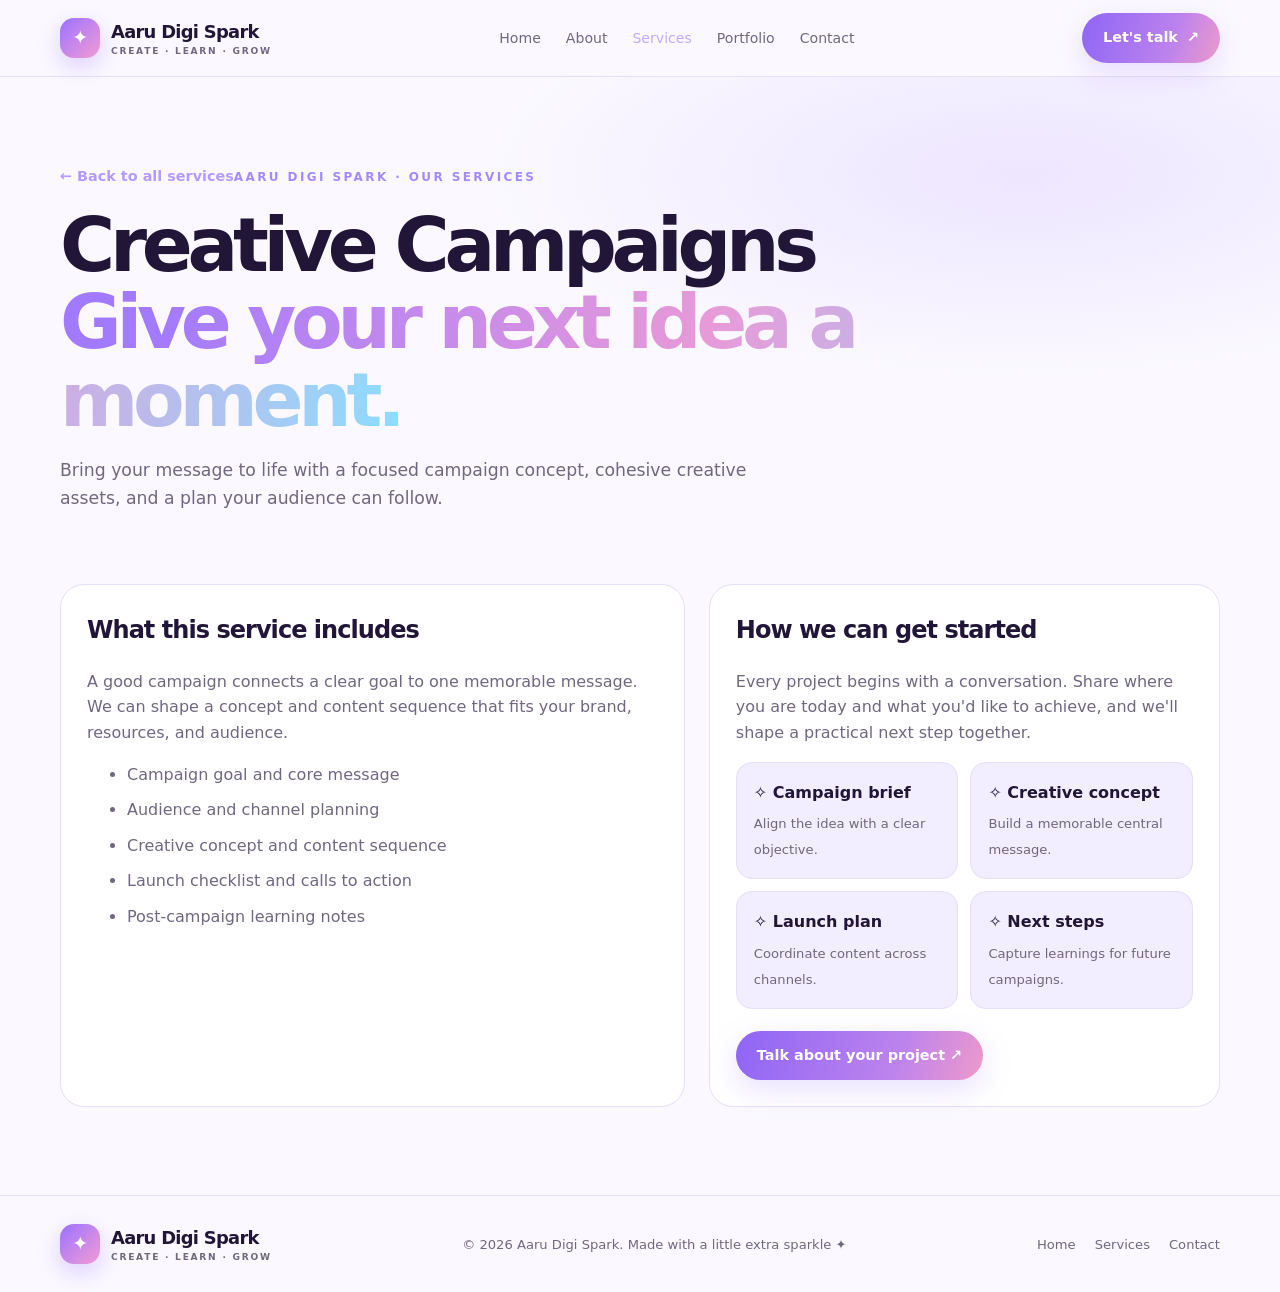
<file: campaigns.html>
<!doctype html><html lang="en"><head><meta charset="utf-8"><meta name="viewport" content="width=device-width, initial-scale=1"><meta name="theme-color" content="#160d2d"><meta name="description" content="Aaru Digi Spark — creative digital marketing, content, SEO and branding."><title>Creative Campaigns | Aaru Digi Spark</title><style>
:root{color-scheme:light dark;--bg:light-dark(#fbf9ff,#100a20);--surface:light-dark(#fff,#1a1130);--surface2:light-dark(#f2edff,#24183f);--ink:light-dark(#211637,#f8f4ff);--muted:light-dark(#71677f,#bcb0d2);--line:light-dark(#e7def8,#3b2a58);--purple:#9b72ff;--purple2:#c3a9ff;--pink:#ff9bcf;--cyan:#91e6ff;--shadow:0 24px 70px #13072620}
*{box-sizing:border-box}html{scroll-behavior:smooth;scroll-padding-top:90px}body{margin:0;background:var(--bg);color:var(--ink);font-family:Inter,ui-sans-serif,system-ui,-apple-system,BlinkMacSystemFont,"Segoe UI",sans-serif;line-height:1.6}a{color:inherit;text-decoration:none}button,input,textarea,select{font:inherit}button,a{ -webkit-tap-highlight-color:transparent}.shell{overflow:hidden;min-height:100vh;background:var(--bg)}.container{width:min(1160px,calc(100% - 44px));margin:auto}.nav-wrap{position:sticky;top:0;z-index:50;background:light-dark(#fbf9ffe8,#100a20e8);backdrop-filter:blur(18px);border-bottom:1px solid var(--line)}nav{height:76px;display:flex;align-items:center;justify-content:space-between;gap:22px}.brand{display:flex;align-items:center;gap:11px;font-weight:850;letter-spacing:-.04em;font-size:1.12rem}.brand-mark{width:40px;height:40px;display:grid;place-items:center;border-radius:14px;color:#fff;background:linear-gradient(135deg,#9b72ff,#f39bd5);box-shadow:0 8px 24px #9b72ff55;font-size:1.2rem}.brand small{display:block;font-size:.57rem;letter-spacing:.19em;text-transform:uppercase;color:var(--muted);font-weight:700;margin-top:-3px}.navlinks{display:flex;align-items:center;gap:25px;color:var(--muted);font-size:.88rem}.navlinks a:hover,.navlinks a.active{color:var(--purple2)}.nav-actions{display:flex;align-items:center;gap:10px}.menu-btn{display:none;border:1px solid var(--line);background:var(--surface);color:var(--ink);border-radius:12px;padding:8px 12px;cursor:pointer}.btn{display:inline-flex;align-items:center;justify-content:center;gap:9px;border:0;border-radius:999px;padding:13px 21px;font-weight:750;font-size:.9rem;cursor:pointer;transition:transform .25s,box-shadow .25s,background .25s}.btn:hover{transform:translateY(-3px)}.btn-primary{color:#fff;background:linear-gradient(110deg,#8e65f6,#bd83ed 65%,#ee9acb);box-shadow:0 10px 30px #9b72ff38}.btn-soft{background:var(--surface2);color:var(--ink);border:1px solid var(--line)}.hero{position:relative;padding:88px 0 78px}.hero:before{content:"";position:absolute;inset:0;background:radial-gradient(ellipse at 75% 35%,#9b72ff25,transparent 34%),radial-gradient(ellipse at 90% 78%,#ff9bcf19,transparent 28%);pointer-events:none}.hero-grid{position:relative;display:grid;grid-template-columns:1.03fr .97fr;align-items:center;gap:45px}.eyebrow{display:inline-flex;align-items:center;gap:9px;padding:7px 12px;border:1px solid var(--line);background:var(--surface);border-radius:999px;color:var(--muted);font-size:.76rem;font-weight:750;letter-spacing:.04em}.dot{width:8px;height:8px;background:#b18cff;border-radius:50%;box-shadow:0 0 0 5px #9b72ff1c}.hero h1{font-size:clamp(3.1rem,6.1vw,5.6rem);line-height:.99;letter-spacing:-.075em;margin:23px 0 22px;max-width:660px}.gradient-text{background:linear-gradient(100deg,#a17aff 8%,#e89ad8 57%,#8cddff);-webkit-background-clip:text;background-clip:text;color:transparent}.hero p{font-size:1.07rem;color:var(--muted);max-width:520px;margin:0 0 28px}.hero-buttons{display:flex;gap:12px;flex-wrap:wrap}.hero-proof{display:flex;align-items:center;gap:13px;margin-top:34px;color:var(--muted);font-size:.82rem}.avatar-stack{display:flex;padding-left:4px}.avatar-stack span{width:29px;height:29px;border:2px solid var(--bg);border-radius:50%;display:grid;place-items:center;margin-left:-5px;background:linear-gradient(135deg,#d9c4ff,#ffc8e5);font-size:.85rem}.hero-art{position:relative;min-height:470px;display:grid;place-items:center}.art-glow{position:absolute;width:360px;height:360px;border-radius:50%;background:radial-gradient(circle,#b594ff48,transparent 68%);filter:blur(7px)}.orbit{position:absolute;border:1px solid #a88aff4a;border-radius:50%;transform:rotate(-22deg)}.orbit.one{width:400px;height:265px}.orbit.two{width:330px;height:430px;transform:rotate(36deg)}.spark{position:absolute;color:#e4c7ff;font-size:1.5rem;animation:twinkle 3s ease-in-out infinite}.s1{top:15%;left:19%}.s2{top:23%;right:12%;animation-delay:.8s}.s3{bottom:18%;left:16%;animation-delay:1.4s}.s4{bottom:14%;right:18%;animation-delay:.4s}.anime-card{position:relative;width:min(330px,80%);height:380px;border:1px solid #ffffff72;border-radius:48% 48% 36px 36px;background:linear-gradient(150deg,#e9d9ff,#bda4f8 48%,#7b62bd);box-shadow:0 35px 100px #8e65f64a;overflow:hidden;animation:float 6s ease-in-out infinite}.anime-card:before{content:"";position:absolute;width:230px;height:250px;top:30px;left:50%;transform:translateX(-50%);border-radius:48% 48% 44% 44%;background:linear-gradient(145deg,#41265f,#221432);clip-path:polygon(9% 0,90% 0,100% 36%,92% 72%,72% 43%,61% 26%,45% 43%,15% 70%,0 40%)}.hair-back{position:absolute;top:66px;left:calc(50% - 96px);width:192px;height:210px;border-radius:48% 48% 42% 42%;background:linear-gradient(100deg,#39204f,#6e4a9b 65%,#2e1c46);clip-path:polygon(0 0,100% 0,100% 85%,78% 100%,70% 55%,54% 83%,39% 48%,18% 100%,8% 70%)}.face{position:absolute;top:91px;left:50%;transform:translateX(-50%);width:145px;height:166px;border-radius:45% 45% 48% 48%;background:linear-gradient(130deg,#ffe1d8,#f3b9bc);box-shadow:inset -12px -8px 0 #d78ea21b}.fringe{position:absolute;top:70px;left:calc(50% - 79px);width:158px;height:94px;background:linear-gradient(120deg,#30203f,#65458c);border-radius:70% 50% 30% 30%;clip-path:polygon(0 0,100% 0,93% 52%,75% 38%,63% 92%,48% 48%,33% 78%,18% 43%,8% 65%)}.eye{position:absolute;top:165px;width:18px;height:25px;border-radius:50%;background:#342443;border:4px solid #fff5f7;box-shadow:0 0 0 1px #8c668f}.eye:after{content:"";position:absolute;top:2px;left:3px;width:5px;height:7px;border-radius:50%;background:#fff}.eye.left{left:calc(50% - 48px)}.eye.right{right:calc(50% - 48px)}.blush{position:absolute;top:196px;width:26px;height:10px;border-radius:50%;background:#ed8eae75;filter:blur(3px)}.blush.left{left:calc(50% - 66px)}.blush.right{right:calc(50% - 66px)}.neck{position:absolute;top:235px;left:calc(50% - 20px);width:40px;height:44px;background:#efb0ad;border-radius:10px}.body-art{position:absolute;top:258px;left:50%;transform:translateX(-50%);width:245px;height:170px;background:linear-gradient(120deg,#faf4ff,#c5b2ff 60%,#9075dc);clip-path:polygon(31% 0,69% 0,100% 100%,0 100%);border-radius:38px 38px 0 0}.collar{position:absolute;top:259px;left:calc(50% - 36px);width:72px;height:53px;background:#fff7ff;clip-path:polygon(0 0,50% 40%,100% 0,70% 100%,30% 100%)}.floating-pill{position:absolute;padding:12px 15px;border-radius:17px;background:light-dark(#ffffffed,#201536ed);border:1px solid var(--line);box-shadow:var(--shadow);font-size:.8rem;backdrop-filter:blur(12px);animation:float 5s ease-in-out infinite}.floating-pill strong{display:block;font-size:.92rem}.floating-pill small{color:var(--muted)}.pill-one{top:16%;right:-1%}.pill-two{bottom:12%;left:-2%;animation-delay:1.2s}.pill-icon{display:inline-grid;place-items:center;width:30px;height:30px;border-radius:10px;background:#9b72ff25;margin-right:7px}.marquee{border-top:1px solid var(--line);border-bottom:1px solid var(--line);padding:19px 0;background:var(--surface)}.marquee-inner{display:flex;justify-content:space-between;gap:24px;flex-wrap:wrap;color:var(--muted);font-size:.75rem;font-weight:800;letter-spacing:.16em;text-transform:uppercase}.marquee b{color:var(--purple2)}section{padding:92px 0}.section-head{max-width:690px;margin-bottom:38px}.section-kicker{font-size:.75rem;letter-spacing:.2em;text-transform:uppercase;font-weight:850;color:#a58aff}.section-head h2{font-size:clamp(2.2rem,4vw,3.55rem);line-height:1.06;letter-spacing:-.06em;margin:13px 0}.section-head p{color:var(--muted);font-size:1rem;max-width:590px}.services-grid{display:grid;grid-template-columns:repeat(3,1fr);gap:17px}.service-card{position:relative;padding:25px;border-radius:24px;border:1px solid var(--line);background:var(--surface);transition:transform .3s,border-color .3s,box-shadow .3s;overflow:hidden}.service-card:hover{transform:translateY(-7px);border-color:#a58aff9c;box-shadow:var(--shadow)}.service-icon{width:48px;height:48px;border-radius:16px;display:grid;place-items:center;background:linear-gradient(135deg,#a486ff35,#f2a2d52c);font-size:1.4rem;margin-bottom:20px}.service-card h3{margin:0 0 9px;font-size:1.15rem;letter-spacing:-.025em}.service-card p{margin:0 0 20px;color:var(--muted);font-size:.9rem}.text-link{display:inline-flex;align-items:center;gap:8px;color:#ad91ff;font-weight:800;font-size:.86rem}.text-link:hover{gap:13px}.about-grid{display:grid;grid-template-columns:.9fr 1.1fr;gap:60px;align-items:center}.about-visual{position:relative;min-height:400px;border-radius:30px;border:1px solid var(--line);background:radial-gradient(circle at 30% 20%,#f5b7df48,transparent 30%),radial-gradient(circle at 75% 70%,#9d80ff48,transparent 32%),var(--surface2);display:grid;place-items:center;overflow:hidden}.about-orb{width:220px;height:220px;border-radius:50%;background:linear-gradient(140deg,#f7c6e6,#a98cff 55%,#79d7ff);box-shadow:0 0 80px #a58aff4a;display:grid;place-items:center;font-size:5rem}.about-note{position:absolute;bottom:23px;right:22px;padding:15px 18px;background:var(--surface);border:1px solid var(--line);border-radius:17px;font-size:.85rem;box-shadow:var(--shadow)}.about-copy h2{font-size:clamp(2.2rem,4vw,3.4rem);line-height:1.07;letter-spacing:-.06em;margin:13px 0 20px}.about-copy p{color:var(--muted)}.check-list{display:grid;grid-template-columns:1fr 1fr;gap:13px;margin:25px 0 30px}.check{display:flex;align-items:center;gap:9px;font-size:.9rem;font-weight:650}.check span{display:grid;place-items:center;width:23px;height:23px;border-radius:50%;background:#9b72ff26;color:#b79aff;font-size:.8rem}.process-grid{display:grid;grid-template-columns:repeat(4,1fr);gap:15px}.step{padding:22px;border-top:1px solid var(--line);position:relative}.step-num{font-size:.76rem;color:#b89dff;letter-spacing:.12em;font-weight:900}.step h3{margin:14px 0 8px;font-size:1.05rem}.step p{color:var(--muted);font-size:.88rem;margin:0}.portfolio-grid{display:grid;grid-template-columns:1.1fr .9fr .9fr;gap:17px}.project{border:1px solid var(--line);border-radius:24px;overflow:hidden;background:var(--surface);transition:transform .3s}.project:hover{transform:translateY(-6px)}.project-art{height:230px;position:relative;display:grid;place-items:center;overflow:hidden}.project:nth-child(1) .project-art{background:linear-gradient(135deg,#4d317b,#bb8aff)}.project:nth-child(2) .project-art{background:linear-gradient(135deg,#f4b9da,#8e70db)}.project:nth-child(3) .project-art{background:linear-gradient(135deg,#8dddf0,#8274df)}.project-art .mock-window{width:76%;height:73%;border-radius:13px;background:#fff;color:#34234c;box-shadow:0 20px 45px #160c2e45;padding:15px;transform:rotate(-3deg)}.mock-top{display:flex;gap:4px;margin-bottom:14px}.mock-top i{width:6px;height:6px;border-radius:50%;background:#c5b3e4}.mock-heading{font-size:1.3rem;font-weight:900;line-height:1.02;letter-spacing:-.06em}.mock-line{height:5px;border-radius:4px;background:#ded3f3;margin-top:8px;width:70%}.mock-chip{display:inline-block;background:#a58aff;color:white;border-radius:20px;padding:5px 9px;font-size:.52rem;margin-top:12px}.project-info{padding:20px}.project-info h3{margin:0 0 5px;font-size:1rem}.project-info p{margin:0;color:var(--muted);font-size:.85rem}.testimonial{padding:30px;border-radius:28px;background:var(--surface2);border:1px solid var(--line);display:grid;grid-template-columns:.7fr 1.3fr;gap:30px;align-items:center}.quote-mark{font-size:4rem;line-height:1;color:#ad91ff}.testimonial blockquote{font-size:1.25rem;line-height:1.5;letter-spacing:-.025em;margin:0 0 17px}.testimonial cite{font-style:normal;color:var(--muted);font-size:.86rem}.contact-grid{display:grid;grid-template-columns:.8fr 1.2fr;gap:40px}.contact-copy h2{font-size:clamp(2.3rem,4vw,3.6rem);line-height:1.03;letter-spacing:-.06em;margin:15px 0}.contact-copy p{color:var(--muted)}.contact-detail{display:flex;align-items:center;gap:12px;margin-top:23px;font-size:.9rem}.contact-detail span{width:40px;height:40px;display:grid;place-items:center;border-radius:13px;background:var(--surface2);border:1px solid var(--line)}.contact-form{padding:27px;border:1px solid var(--line);border-radius:26px;background:var(--surface);box-shadow:var(--shadow)}.form-row{display:grid;grid-template-columns:1fr 1fr;gap:14px}.field{margin-bottom:15px}.field label{display:block;font-size:.82rem;font-weight:750;margin-bottom:7px}.field input,.field textarea,.field select{width:100%;border:1px solid var(--line);border-radius:13px;background:var(--bg);color:var(--ink);padding:13px 14px;outline:none}.field input:focus,.field textarea:focus,.field select:focus{border-color:#a58aff;box-shadow:0 0 0 3px #9b72ff20}.field textarea{min-height:125px;resize:vertical}.form-note{color:var(--muted);font-size:.76rem;margin:12px 0 0}.footer{border-top:1px solid var(--line);padding:28px 0}.footer-inner{display:flex;justify-content:space-between;gap:20px;align-items:center;flex-wrap:wrap}.footer p{color:var(--muted);font-size:.82rem;margin:0}.footer-links{display:flex;gap:19px;color:var(--muted);font-size:.82rem}.page-view{display:none;min-height:65vh}.page-view.active{display:block;animation:fadeIn .35s ease}.home-view.hidden{display:none}.service-hero{padding:82px 0 48px;background:radial-gradient(ellipse at 80% 20%,#9b72ff25,transparent 38%)}.service-hero h1{font-size:clamp(2.7rem,6vw,4.7rem);line-height:1.03;letter-spacing:-.07em;max-width:800px;margin:20px 0}.service-hero p{max-width:700px;color:var(--muted);font-size:1.08rem}.detail-layout{display:grid;grid-template-columns:1.1fr .9fr;gap:40px;padding:25px 0 90px}.detail-panel{border:1px solid var(--line);background:var(--surface);border-radius:24px;padding:26px}.detail-panel h2{margin-top:0;letter-spacing:-.04em}.detail-panel p,.detail-panel li{color:var(--muted)}.detail-panel li{margin:10px 0}.detail-mini-grid{display:grid;grid-template-columns:1fr 1fr;gap:12px}.mini{padding:17px;border-radius:16px;background:var(--surface2);border:1px solid var(--line)}.mini b{display:block;margin-bottom:5px}.mini span{color:var(--muted);font-size:.82rem}.back-link{display:inline-flex;gap:8px;color:#b69aff;font-weight:800;font-size:.9rem;margin-top:12px}.reveal{opacity:0;transform:translateY(18px);transition:opacity .7s ease,transform .7s ease}.reveal.visible{opacity:1;transform:translateY(0)}@keyframes float{0%,100%{transform:translateY(0)}50%{transform:translateY(-11px)}}@keyframes twinkle{0%,100%{opacity:.45;transform:scale(.8)}50%{opacity:1;transform:scale(1.15)}}@keyframes fadeIn{from{opacity:0;transform:translateY(8px)}to{opacity:1;transform:translateY(0)}}
@media(max-width:900px){.hero-grid,.about-grid,.contact-grid,.detail-layout{grid-template-columns:1fr}.hero{padding-top:60px}.hero-art{min-height:410px}.services-grid{grid-template-columns:repeat(2,1fr)}.process-grid{grid-template-columns:repeat(2,1fr)}.portfolio-grid{grid-template-columns:1fr 1fr}.portfolio-grid .project:first-child{grid-column:span 2}.testimonial{grid-template-columns:1fr;gap:5px}.about-visual{min-height:330px}.navlinks{gap:15px}}
@media(max-width:680px){.container{width:min(100% - 30px,1160px)}nav{height:68px}.navlinks{display:none;position:absolute;left:15px;right:15px;top:75px;padding:16px;background:var(--surface);border:1px solid var(--line);border-radius:18px;box-shadow:var(--shadow);flex-direction:column;align-items:stretch;gap:0}.navlinks.open{display:flex}.navlinks a{padding:12px 8px}.nav-actions .btn{display:none}.menu-btn{display:block}.brand{font-size:1rem}.brand-mark{width:36px;height:36px}.hero{padding:52px 0 46px}.hero h1{font-size:clamp(3rem,15vw,4.6rem)}.hero-art{min-height:380px;transform:scale(.92);margin:-10px -15px}.anime-card{height:340px;width:290px}.hero-proof{align-items:flex-start}.marquee-inner{justify-content:center;gap:14px 22px}.marquee-inner span{font-size:.66rem}section{padding:68px 0}.services-grid,.portfolio-grid{grid-template-columns:1fr}.portfolio-grid .project:first-child{grid-column:auto}.project-art{height:210px}.process-grid{grid-template-columns:1fr 1fr}.check-list{grid-template-columns:1fr}.form-row{grid-template-columns:1fr;gap:0}.contact-form{padding:19px}.testimonial{padding:23px}.testimonial blockquote{font-size:1.08rem}.footer-inner{align-items:flex-start;flex-direction:column}.pill-one{right:0}.pill-two{left:0}.detail-mini-grid{grid-template-columns:1fr 1fr}}
@media(prefers-reduced-motion:reduce){*,*::before,*::after{animation-duration:.01ms!important;animation-iteration-count:1!important;scroll-behavior:auto!important;transition-duration:.01ms!important}.reveal{opacity:1;transform:none}}

/* Separate-page navigation */
.navlinks a.active{color:var(--purple2)} .page-intro{padding:76px 0 30px;background:radial-gradient(ellipse at 80% 20%,#9b72ff25,transparent 38%)} .page-intro h1{font-size:clamp(2.7rem,6vw,4.7rem);line-height:1.03;letter-spacing:-.07em;max-width:850px;margin:18px 0}.page-intro p{max-width:720px;color:var(--muted);font-size:1.08rem}.page-body{padding:24px 0 88px}.service-detail-grid{display:grid;grid-template-columns:1.1fr .9fr;gap:24px}.service-detail-grid .detail-panel{border:1px solid var(--line);background:var(--surface);border-radius:24px;padding:26px}.service-detail-grid .detail-panel h2{margin-top:0;letter-spacing:-.04em}.service-detail-grid .detail-panel p,.service-detail-grid .detail-panel li{color:var(--muted)}.service-detail-grid .detail-panel li{margin:10px 0}.service-detail-grid .detail-mini-grid{display:grid;grid-template-columns:1fr 1fr;gap:12px}.service-detail-grid .mini{padding:17px;border-radius:16px;background:var(--surface2);border:1px solid var(--line)}.service-detail-grid .mini b{display:block;margin-bottom:5px}.service-detail-grid .mini span{color:var(--muted);font-size:.82rem}.back-link{display:inline-flex;gap:8px;color:#b69aff;font-weight:800;font-size:.9rem;margin-top:12px}@media(max-width:900px){.service-detail-grid{grid-template-columns:1fr}}</style></head><body><div class="shell" id="top"><div class="nav-wrap"><nav class="container" aria-label="Main navigation"><a class="brand" href="index.html" aria-label="Aaru Digi Spark home"><span class="brand-mark">✦</span><span>Aaru Digi Spark<small>CREATE · LEARN · GROW</small></span></a><div class="navlinks" id="navlinks"><a href="index.html">Home</a><a href="about.html">About</a><a href="services.html" class="active">Services</a><a href="portfolio.html">Portfolio</a><a href="contact.html">Contact</a></div><div class="nav-actions"><a class="btn btn-primary" href="contact.html">Let's talk <span>↗</span></a><button class="menu-btn" id="menuBtn" aria-label="Open menu" aria-expanded="false">☰</button></div></nav></div><main><div class="page-intro"><div class="container"><a class="back-link" href="services.html">← Back to all services</a><span class="section-kicker">AARU DIGI SPARK · OUR SERVICES</span><h1>Creative Campaigns<br><span class="gradient-text">Give your next idea a moment.</span></h1><p>Bring your message to life with a focused campaign concept, cohesive creative assets, and a plan your audience can follow.</p></div></div><section class="page-body"><div class="container service-detail-grid"><div class="detail-panel"><h2>What this service includes</h2><p>A good campaign connects a clear goal to one memorable message. We can shape a concept and content sequence that fits your brand, resources, and audience.</p><ul><li>Campaign goal and core message</li><li>Audience and channel planning</li><li>Creative concept and content sequence</li><li>Launch checklist and calls to action</li><li>Post-campaign learning notes</li></ul></div><div class="detail-panel"><h2>How we can get started</h2><p>Every project begins with a conversation. Share where you are today and what you'd like to achieve, and we'll shape a practical next step together.</p><div class="detail-mini-grid"><div class="mini"><b>✧ Campaign brief</b><span>Align the idea with a clear objective.</span></div><div class="mini"><b>✧ Creative concept</b><span>Build a memorable central message.</span></div><div class="mini"><b>✧ Launch plan</b><span>Coordinate content across channels.</span></div><div class="mini"><b>✧ Next steps</b><span>Capture learnings for future campaigns.</span></div></div><a class="btn btn-primary" style="margin-top:22px" href="contact.html">Talk about your project ↗</a></div></div></section></main><footer class="footer"><div class="container footer-inner"><a class="brand" href="index.html"><span class="brand-mark">✦</span><span>Aaru Digi Spark<small>CREATE · LEARN · GROW</small></span></a><p>© <span id="year"></span> Aaru Digi Spark. Made with a little extra sparkle ✦</p><div class="footer-links"><a href="index.html">Home</a><a href="services.html">Services</a><a href="contact.html">Contact</a></div></div></footer></div><script>
document.getElementById('menuBtn').addEventListener('click',()=>{const nav=document.getElementById('navlinks');const open=nav.classList.toggle('open');document.getElementById('menuBtn').setAttribute('aria-expanded',String(open));});document.getElementById('year').textContent=new Date().getFullYear();const observer=new IntersectionObserver(entries=>entries.forEach(entry=>{if(entry.isIntersecting){entry.target.classList.add('visible');observer.unobserve(entry.target);}}),{threshold:.12});document.querySelectorAll('.reveal').forEach(el=>observer.observe(el));
</script></body></html>
</file>
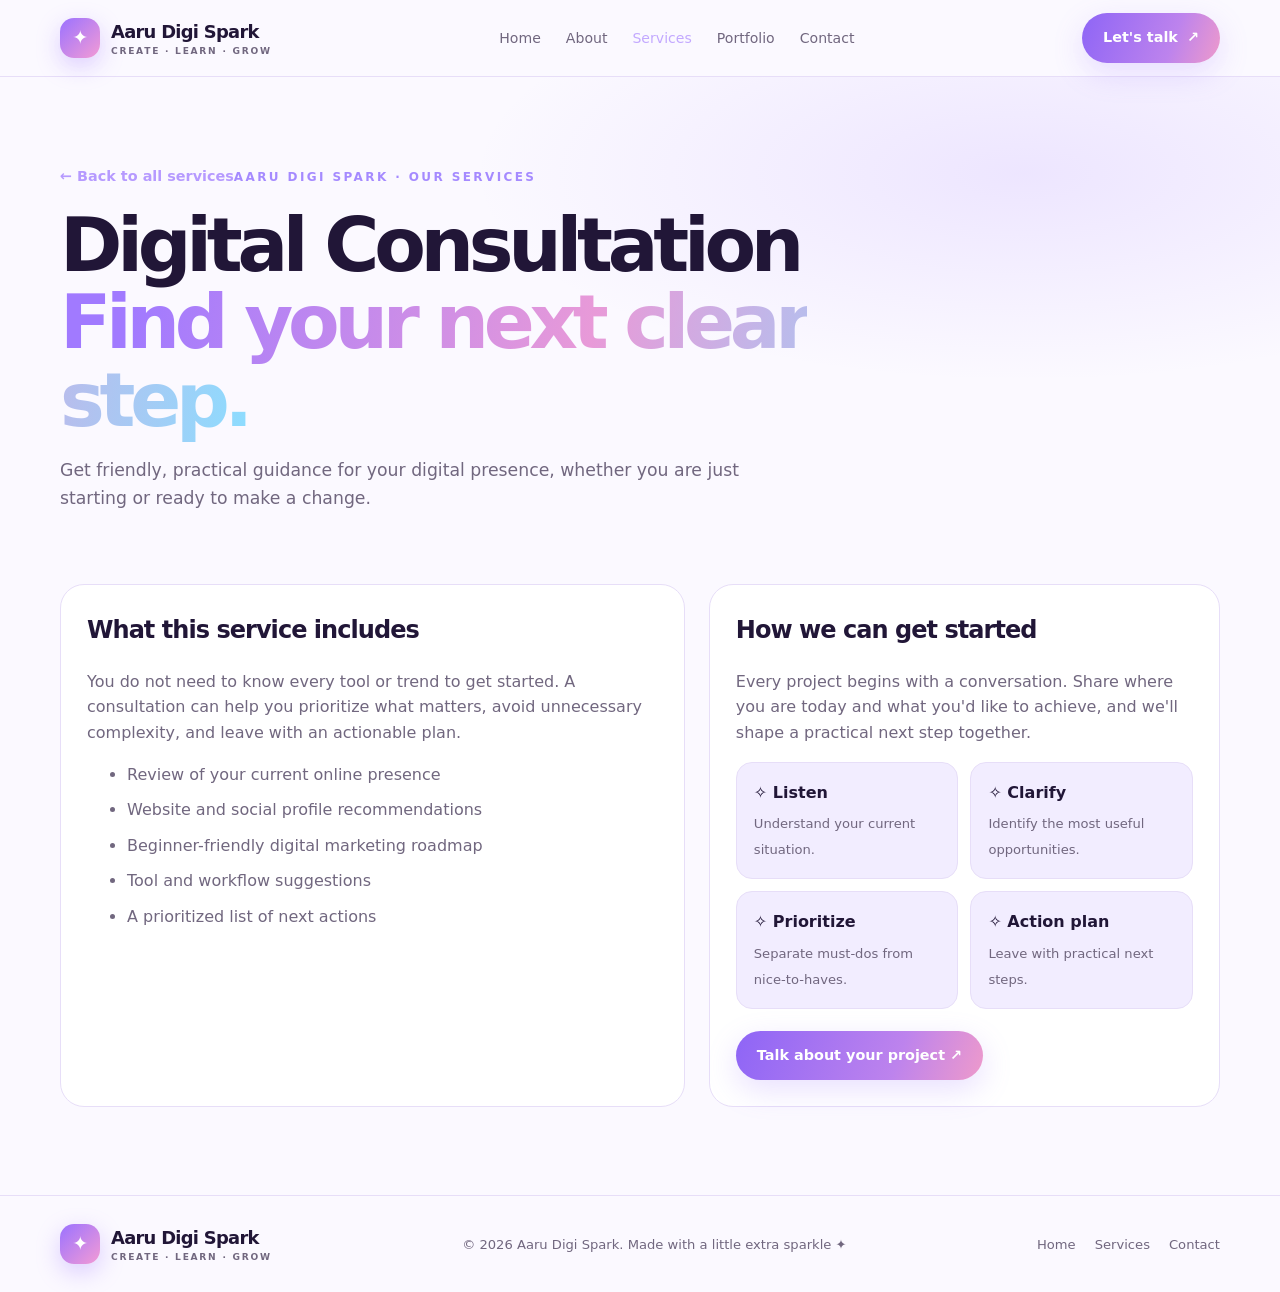
<file: consultation.html>
<!doctype html><html lang="en"><head><meta charset="utf-8"><meta name="viewport" content="width=device-width, initial-scale=1"><meta name="theme-color" content="#160d2d"><meta name="description" content="Aaru Digi Spark — creative digital marketing, content, SEO and branding."><title>Digital Consultation | Aaru Digi Spark</title><style>
:root{color-scheme:light dark;--bg:light-dark(#fbf9ff,#100a20);--surface:light-dark(#fff,#1a1130);--surface2:light-dark(#f2edff,#24183f);--ink:light-dark(#211637,#f8f4ff);--muted:light-dark(#71677f,#bcb0d2);--line:light-dark(#e7def8,#3b2a58);--purple:#9b72ff;--purple2:#c3a9ff;--pink:#ff9bcf;--cyan:#91e6ff;--shadow:0 24px 70px #13072620}
*{box-sizing:border-box}html{scroll-behavior:smooth;scroll-padding-top:90px}body{margin:0;background:var(--bg);color:var(--ink);font-family:Inter,ui-sans-serif,system-ui,-apple-system,BlinkMacSystemFont,"Segoe UI",sans-serif;line-height:1.6}a{color:inherit;text-decoration:none}button,input,textarea,select{font:inherit}button,a{ -webkit-tap-highlight-color:transparent}.shell{overflow:hidden;min-height:100vh;background:var(--bg)}.container{width:min(1160px,calc(100% - 44px));margin:auto}.nav-wrap{position:sticky;top:0;z-index:50;background:light-dark(#fbf9ffe8,#100a20e8);backdrop-filter:blur(18px);border-bottom:1px solid var(--line)}nav{height:76px;display:flex;align-items:center;justify-content:space-between;gap:22px}.brand{display:flex;align-items:center;gap:11px;font-weight:850;letter-spacing:-.04em;font-size:1.12rem}.brand-mark{width:40px;height:40px;display:grid;place-items:center;border-radius:14px;color:#fff;background:linear-gradient(135deg,#9b72ff,#f39bd5);box-shadow:0 8px 24px #9b72ff55;font-size:1.2rem}.brand small{display:block;font-size:.57rem;letter-spacing:.19em;text-transform:uppercase;color:var(--muted);font-weight:700;margin-top:-3px}.navlinks{display:flex;align-items:center;gap:25px;color:var(--muted);font-size:.88rem}.navlinks a:hover,.navlinks a.active{color:var(--purple2)}.nav-actions{display:flex;align-items:center;gap:10px}.menu-btn{display:none;border:1px solid var(--line);background:var(--surface);color:var(--ink);border-radius:12px;padding:8px 12px;cursor:pointer}.btn{display:inline-flex;align-items:center;justify-content:center;gap:9px;border:0;border-radius:999px;padding:13px 21px;font-weight:750;font-size:.9rem;cursor:pointer;transition:transform .25s,box-shadow .25s,background .25s}.btn:hover{transform:translateY(-3px)}.btn-primary{color:#fff;background:linear-gradient(110deg,#8e65f6,#bd83ed 65%,#ee9acb);box-shadow:0 10px 30px #9b72ff38}.btn-soft{background:var(--surface2);color:var(--ink);border:1px solid var(--line)}.hero{position:relative;padding:88px 0 78px}.hero:before{content:"";position:absolute;inset:0;background:radial-gradient(ellipse at 75% 35%,#9b72ff25,transparent 34%),radial-gradient(ellipse at 90% 78%,#ff9bcf19,transparent 28%);pointer-events:none}.hero-grid{position:relative;display:grid;grid-template-columns:1.03fr .97fr;align-items:center;gap:45px}.eyebrow{display:inline-flex;align-items:center;gap:9px;padding:7px 12px;border:1px solid var(--line);background:var(--surface);border-radius:999px;color:var(--muted);font-size:.76rem;font-weight:750;letter-spacing:.04em}.dot{width:8px;height:8px;background:#b18cff;border-radius:50%;box-shadow:0 0 0 5px #9b72ff1c}.hero h1{font-size:clamp(3.1rem,6.1vw,5.6rem);line-height:.99;letter-spacing:-.075em;margin:23px 0 22px;max-width:660px}.gradient-text{background:linear-gradient(100deg,#a17aff 8%,#e89ad8 57%,#8cddff);-webkit-background-clip:text;background-clip:text;color:transparent}.hero p{font-size:1.07rem;color:var(--muted);max-width:520px;margin:0 0 28px}.hero-buttons{display:flex;gap:12px;flex-wrap:wrap}.hero-proof{display:flex;align-items:center;gap:13px;margin-top:34px;color:var(--muted);font-size:.82rem}.avatar-stack{display:flex;padding-left:4px}.avatar-stack span{width:29px;height:29px;border:2px solid var(--bg);border-radius:50%;display:grid;place-items:center;margin-left:-5px;background:linear-gradient(135deg,#d9c4ff,#ffc8e5);font-size:.85rem}.hero-art{position:relative;min-height:470px;display:grid;place-items:center}.art-glow{position:absolute;width:360px;height:360px;border-radius:50%;background:radial-gradient(circle,#b594ff48,transparent 68%);filter:blur(7px)}.orbit{position:absolute;border:1px solid #a88aff4a;border-radius:50%;transform:rotate(-22deg)}.orbit.one{width:400px;height:265px}.orbit.two{width:330px;height:430px;transform:rotate(36deg)}.spark{position:absolute;color:#e4c7ff;font-size:1.5rem;animation:twinkle 3s ease-in-out infinite}.s1{top:15%;left:19%}.s2{top:23%;right:12%;animation-delay:.8s}.s3{bottom:18%;left:16%;animation-delay:1.4s}.s4{bottom:14%;right:18%;animation-delay:.4s}.anime-card{position:relative;width:min(330px,80%);height:380px;border:1px solid #ffffff72;border-radius:48% 48% 36px 36px;background:linear-gradient(150deg,#e9d9ff,#bda4f8 48%,#7b62bd);box-shadow:0 35px 100px #8e65f64a;overflow:hidden;animation:float 6s ease-in-out infinite}.anime-card:before{content:"";position:absolute;width:230px;height:250px;top:30px;left:50%;transform:translateX(-50%);border-radius:48% 48% 44% 44%;background:linear-gradient(145deg,#41265f,#221432);clip-path:polygon(9% 0,90% 0,100% 36%,92% 72%,72% 43%,61% 26%,45% 43%,15% 70%,0 40%)}.hair-back{position:absolute;top:66px;left:calc(50% - 96px);width:192px;height:210px;border-radius:48% 48% 42% 42%;background:linear-gradient(100deg,#39204f,#6e4a9b 65%,#2e1c46);clip-path:polygon(0 0,100% 0,100% 85%,78% 100%,70% 55%,54% 83%,39% 48%,18% 100%,8% 70%)}.face{position:absolute;top:91px;left:50%;transform:translateX(-50%);width:145px;height:166px;border-radius:45% 45% 48% 48%;background:linear-gradient(130deg,#ffe1d8,#f3b9bc);box-shadow:inset -12px -8px 0 #d78ea21b}.fringe{position:absolute;top:70px;left:calc(50% - 79px);width:158px;height:94px;background:linear-gradient(120deg,#30203f,#65458c);border-radius:70% 50% 30% 30%;clip-path:polygon(0 0,100% 0,93% 52%,75% 38%,63% 92%,48% 48%,33% 78%,18% 43%,8% 65%)}.eye{position:absolute;top:165px;width:18px;height:25px;border-radius:50%;background:#342443;border:4px solid #fff5f7;box-shadow:0 0 0 1px #8c668f}.eye:after{content:"";position:absolute;top:2px;left:3px;width:5px;height:7px;border-radius:50%;background:#fff}.eye.left{left:calc(50% - 48px)}.eye.right{right:calc(50% - 48px)}.blush{position:absolute;top:196px;width:26px;height:10px;border-radius:50%;background:#ed8eae75;filter:blur(3px)}.blush.left{left:calc(50% - 66px)}.blush.right{right:calc(50% - 66px)}.neck{position:absolute;top:235px;left:calc(50% - 20px);width:40px;height:44px;background:#efb0ad;border-radius:10px}.body-art{position:absolute;top:258px;left:50%;transform:translateX(-50%);width:245px;height:170px;background:linear-gradient(120deg,#faf4ff,#c5b2ff 60%,#9075dc);clip-path:polygon(31% 0,69% 0,100% 100%,0 100%);border-radius:38px 38px 0 0}.collar{position:absolute;top:259px;left:calc(50% - 36px);width:72px;height:53px;background:#fff7ff;clip-path:polygon(0 0,50% 40%,100% 0,70% 100%,30% 100%)}.floating-pill{position:absolute;padding:12px 15px;border-radius:17px;background:light-dark(#ffffffed,#201536ed);border:1px solid var(--line);box-shadow:var(--shadow);font-size:.8rem;backdrop-filter:blur(12px);animation:float 5s ease-in-out infinite}.floating-pill strong{display:block;font-size:.92rem}.floating-pill small{color:var(--muted)}.pill-one{top:16%;right:-1%}.pill-two{bottom:12%;left:-2%;animation-delay:1.2s}.pill-icon{display:inline-grid;place-items:center;width:30px;height:30px;border-radius:10px;background:#9b72ff25;margin-right:7px}.marquee{border-top:1px solid var(--line);border-bottom:1px solid var(--line);padding:19px 0;background:var(--surface)}.marquee-inner{display:flex;justify-content:space-between;gap:24px;flex-wrap:wrap;color:var(--muted);font-size:.75rem;font-weight:800;letter-spacing:.16em;text-transform:uppercase}.marquee b{color:var(--purple2)}section{padding:92px 0}.section-head{max-width:690px;margin-bottom:38px}.section-kicker{font-size:.75rem;letter-spacing:.2em;text-transform:uppercase;font-weight:850;color:#a58aff}.section-head h2{font-size:clamp(2.2rem,4vw,3.55rem);line-height:1.06;letter-spacing:-.06em;margin:13px 0}.section-head p{color:var(--muted);font-size:1rem;max-width:590px}.services-grid{display:grid;grid-template-columns:repeat(3,1fr);gap:17px}.service-card{position:relative;padding:25px;border-radius:24px;border:1px solid var(--line);background:var(--surface);transition:transform .3s,border-color .3s,box-shadow .3s;overflow:hidden}.service-card:hover{transform:translateY(-7px);border-color:#a58aff9c;box-shadow:var(--shadow)}.service-icon{width:48px;height:48px;border-radius:16px;display:grid;place-items:center;background:linear-gradient(135deg,#a486ff35,#f2a2d52c);font-size:1.4rem;margin-bottom:20px}.service-card h3{margin:0 0 9px;font-size:1.15rem;letter-spacing:-.025em}.service-card p{margin:0 0 20px;color:var(--muted);font-size:.9rem}.text-link{display:inline-flex;align-items:center;gap:8px;color:#ad91ff;font-weight:800;font-size:.86rem}.text-link:hover{gap:13px}.about-grid{display:grid;grid-template-columns:.9fr 1.1fr;gap:60px;align-items:center}.about-visual{position:relative;min-height:400px;border-radius:30px;border:1px solid var(--line);background:radial-gradient(circle at 30% 20%,#f5b7df48,transparent 30%),radial-gradient(circle at 75% 70%,#9d80ff48,transparent 32%),var(--surface2);display:grid;place-items:center;overflow:hidden}.about-orb{width:220px;height:220px;border-radius:50%;background:linear-gradient(140deg,#f7c6e6,#a98cff 55%,#79d7ff);box-shadow:0 0 80px #a58aff4a;display:grid;place-items:center;font-size:5rem}.about-note{position:absolute;bottom:23px;right:22px;padding:15px 18px;background:var(--surface);border:1px solid var(--line);border-radius:17px;font-size:.85rem;box-shadow:var(--shadow)}.about-copy h2{font-size:clamp(2.2rem,4vw,3.4rem);line-height:1.07;letter-spacing:-.06em;margin:13px 0 20px}.about-copy p{color:var(--muted)}.check-list{display:grid;grid-template-columns:1fr 1fr;gap:13px;margin:25px 0 30px}.check{display:flex;align-items:center;gap:9px;font-size:.9rem;font-weight:650}.check span{display:grid;place-items:center;width:23px;height:23px;border-radius:50%;background:#9b72ff26;color:#b79aff;font-size:.8rem}.process-grid{display:grid;grid-template-columns:repeat(4,1fr);gap:15px}.step{padding:22px;border-top:1px solid var(--line);position:relative}.step-num{font-size:.76rem;color:#b89dff;letter-spacing:.12em;font-weight:900}.step h3{margin:14px 0 8px;font-size:1.05rem}.step p{color:var(--muted);font-size:.88rem;margin:0}.portfolio-grid{display:grid;grid-template-columns:1.1fr .9fr .9fr;gap:17px}.project{border:1px solid var(--line);border-radius:24px;overflow:hidden;background:var(--surface);transition:transform .3s}.project:hover{transform:translateY(-6px)}.project-art{height:230px;position:relative;display:grid;place-items:center;overflow:hidden}.project:nth-child(1) .project-art{background:linear-gradient(135deg,#4d317b,#bb8aff)}.project:nth-child(2) .project-art{background:linear-gradient(135deg,#f4b9da,#8e70db)}.project:nth-child(3) .project-art{background:linear-gradient(135deg,#8dddf0,#8274df)}.project-art .mock-window{width:76%;height:73%;border-radius:13px;background:#fff;color:#34234c;box-shadow:0 20px 45px #160c2e45;padding:15px;transform:rotate(-3deg)}.mock-top{display:flex;gap:4px;margin-bottom:14px}.mock-top i{width:6px;height:6px;border-radius:50%;background:#c5b3e4}.mock-heading{font-size:1.3rem;font-weight:900;line-height:1.02;letter-spacing:-.06em}.mock-line{height:5px;border-radius:4px;background:#ded3f3;margin-top:8px;width:70%}.mock-chip{display:inline-block;background:#a58aff;color:white;border-radius:20px;padding:5px 9px;font-size:.52rem;margin-top:12px}.project-info{padding:20px}.project-info h3{margin:0 0 5px;font-size:1rem}.project-info p{margin:0;color:var(--muted);font-size:.85rem}.testimonial{padding:30px;border-radius:28px;background:var(--surface2);border:1px solid var(--line);display:grid;grid-template-columns:.7fr 1.3fr;gap:30px;align-items:center}.quote-mark{font-size:4rem;line-height:1;color:#ad91ff}.testimonial blockquote{font-size:1.25rem;line-height:1.5;letter-spacing:-.025em;margin:0 0 17px}.testimonial cite{font-style:normal;color:var(--muted);font-size:.86rem}.contact-grid{display:grid;grid-template-columns:.8fr 1.2fr;gap:40px}.contact-copy h2{font-size:clamp(2.3rem,4vw,3.6rem);line-height:1.03;letter-spacing:-.06em;margin:15px 0}.contact-copy p{color:var(--muted)}.contact-detail{display:flex;align-items:center;gap:12px;margin-top:23px;font-size:.9rem}.contact-detail span{width:40px;height:40px;display:grid;place-items:center;border-radius:13px;background:var(--surface2);border:1px solid var(--line)}.contact-form{padding:27px;border:1px solid var(--line);border-radius:26px;background:var(--surface);box-shadow:var(--shadow)}.form-row{display:grid;grid-template-columns:1fr 1fr;gap:14px}.field{margin-bottom:15px}.field label{display:block;font-size:.82rem;font-weight:750;margin-bottom:7px}.field input,.field textarea,.field select{width:100%;border:1px solid var(--line);border-radius:13px;background:var(--bg);color:var(--ink);padding:13px 14px;outline:none}.field input:focus,.field textarea:focus,.field select:focus{border-color:#a58aff;box-shadow:0 0 0 3px #9b72ff20}.field textarea{min-height:125px;resize:vertical}.form-note{color:var(--muted);font-size:.76rem;margin:12px 0 0}.footer{border-top:1px solid var(--line);padding:28px 0}.footer-inner{display:flex;justify-content:space-between;gap:20px;align-items:center;flex-wrap:wrap}.footer p{color:var(--muted);font-size:.82rem;margin:0}.footer-links{display:flex;gap:19px;color:var(--muted);font-size:.82rem}.page-view{display:none;min-height:65vh}.page-view.active{display:block;animation:fadeIn .35s ease}.home-view.hidden{display:none}.service-hero{padding:82px 0 48px;background:radial-gradient(ellipse at 80% 20%,#9b72ff25,transparent 38%)}.service-hero h1{font-size:clamp(2.7rem,6vw,4.7rem);line-height:1.03;letter-spacing:-.07em;max-width:800px;margin:20px 0}.service-hero p{max-width:700px;color:var(--muted);font-size:1.08rem}.detail-layout{display:grid;grid-template-columns:1.1fr .9fr;gap:40px;padding:25px 0 90px}.detail-panel{border:1px solid var(--line);background:var(--surface);border-radius:24px;padding:26px}.detail-panel h2{margin-top:0;letter-spacing:-.04em}.detail-panel p,.detail-panel li{color:var(--muted)}.detail-panel li{margin:10px 0}.detail-mini-grid{display:grid;grid-template-columns:1fr 1fr;gap:12px}.mini{padding:17px;border-radius:16px;background:var(--surface2);border:1px solid var(--line)}.mini b{display:block;margin-bottom:5px}.mini span{color:var(--muted);font-size:.82rem}.back-link{display:inline-flex;gap:8px;color:#b69aff;font-weight:800;font-size:.9rem;margin-top:12px}.reveal{opacity:0;transform:translateY(18px);transition:opacity .7s ease,transform .7s ease}.reveal.visible{opacity:1;transform:translateY(0)}@keyframes float{0%,100%{transform:translateY(0)}50%{transform:translateY(-11px)}}@keyframes twinkle{0%,100%{opacity:.45;transform:scale(.8)}50%{opacity:1;transform:scale(1.15)}}@keyframes fadeIn{from{opacity:0;transform:translateY(8px)}to{opacity:1;transform:translateY(0)}}
@media(max-width:900px){.hero-grid,.about-grid,.contact-grid,.detail-layout{grid-template-columns:1fr}.hero{padding-top:60px}.hero-art{min-height:410px}.services-grid{grid-template-columns:repeat(2,1fr)}.process-grid{grid-template-columns:repeat(2,1fr)}.portfolio-grid{grid-template-columns:1fr 1fr}.portfolio-grid .project:first-child{grid-column:span 2}.testimonial{grid-template-columns:1fr;gap:5px}.about-visual{min-height:330px}.navlinks{gap:15px}}
@media(max-width:680px){.container{width:min(100% - 30px,1160px)}nav{height:68px}.navlinks{display:none;position:absolute;left:15px;right:15px;top:75px;padding:16px;background:var(--surface);border:1px solid var(--line);border-radius:18px;box-shadow:var(--shadow);flex-direction:column;align-items:stretch;gap:0}.navlinks.open{display:flex}.navlinks a{padding:12px 8px}.nav-actions .btn{display:none}.menu-btn{display:block}.brand{font-size:1rem}.brand-mark{width:36px;height:36px}.hero{padding:52px 0 46px}.hero h1{font-size:clamp(3rem,15vw,4.6rem)}.hero-art{min-height:380px;transform:scale(.92);margin:-10px -15px}.anime-card{height:340px;width:290px}.hero-proof{align-items:flex-start}.marquee-inner{justify-content:center;gap:14px 22px}.marquee-inner span{font-size:.66rem}section{padding:68px 0}.services-grid,.portfolio-grid{grid-template-columns:1fr}.portfolio-grid .project:first-child{grid-column:auto}.project-art{height:210px}.process-grid{grid-template-columns:1fr 1fr}.check-list{grid-template-columns:1fr}.form-row{grid-template-columns:1fr;gap:0}.contact-form{padding:19px}.testimonial{padding:23px}.testimonial blockquote{font-size:1.08rem}.footer-inner{align-items:flex-start;flex-direction:column}.pill-one{right:0}.pill-two{left:0}.detail-mini-grid{grid-template-columns:1fr 1fr}}
@media(prefers-reduced-motion:reduce){*,*::before,*::after{animation-duration:.01ms!important;animation-iteration-count:1!important;scroll-behavior:auto!important;transition-duration:.01ms!important}.reveal{opacity:1;transform:none}}

/* Separate-page navigation */
.navlinks a.active{color:var(--purple2)} .page-intro{padding:76px 0 30px;background:radial-gradient(ellipse at 80% 20%,#9b72ff25,transparent 38%)} .page-intro h1{font-size:clamp(2.7rem,6vw,4.7rem);line-height:1.03;letter-spacing:-.07em;max-width:850px;margin:18px 0}.page-intro p{max-width:720px;color:var(--muted);font-size:1.08rem}.page-body{padding:24px 0 88px}.service-detail-grid{display:grid;grid-template-columns:1.1fr .9fr;gap:24px}.service-detail-grid .detail-panel{border:1px solid var(--line);background:var(--surface);border-radius:24px;padding:26px}.service-detail-grid .detail-panel h2{margin-top:0;letter-spacing:-.04em}.service-detail-grid .detail-panel p,.service-detail-grid .detail-panel li{color:var(--muted)}.service-detail-grid .detail-panel li{margin:10px 0}.service-detail-grid .detail-mini-grid{display:grid;grid-template-columns:1fr 1fr;gap:12px}.service-detail-grid .mini{padding:17px;border-radius:16px;background:var(--surface2);border:1px solid var(--line)}.service-detail-grid .mini b{display:block;margin-bottom:5px}.service-detail-grid .mini span{color:var(--muted);font-size:.82rem}.back-link{display:inline-flex;gap:8px;color:#b69aff;font-weight:800;font-size:.9rem;margin-top:12px}@media(max-width:900px){.service-detail-grid{grid-template-columns:1fr}}</style></head><body><div class="shell" id="top"><div class="nav-wrap"><nav class="container" aria-label="Main navigation"><a class="brand" href="index.html" aria-label="Aaru Digi Spark home"><span class="brand-mark">✦</span><span>Aaru Digi Spark<small>CREATE · LEARN · GROW</small></span></a><div class="navlinks" id="navlinks"><a href="index.html">Home</a><a href="about.html">About</a><a href="services.html" class="active">Services</a><a href="portfolio.html">Portfolio</a><a href="contact.html">Contact</a></div><div class="nav-actions"><a class="btn btn-primary" href="contact.html">Let's talk <span>↗</span></a><button class="menu-btn" id="menuBtn" aria-label="Open menu" aria-expanded="false">☰</button></div></nav></div><main><div class="page-intro"><div class="container"><a class="back-link" href="services.html">← Back to all services</a><span class="section-kicker">AARU DIGI SPARK · OUR SERVICES</span><h1>Digital Consultation<br><span class="gradient-text">Find your next clear step.</span></h1><p>Get friendly, practical guidance for your digital presence, whether you are just starting or ready to make a change.</p></div></div><section class="page-body"><div class="container service-detail-grid"><div class="detail-panel"><h2>What this service includes</h2><p>You do not need to know every tool or trend to get started. A consultation can help you prioritize what matters, avoid unnecessary complexity, and leave with an actionable plan.</p><ul><li>Review of your current online presence</li><li>Website and social profile recommendations</li><li>Beginner-friendly digital marketing roadmap</li><li>Tool and workflow suggestions</li><li>A prioritized list of next actions</li></ul></div><div class="detail-panel"><h2>How we can get started</h2><p>Every project begins with a conversation. Share where you are today and what you'd like to achieve, and we'll shape a practical next step together.</p><div class="detail-mini-grid"><div class="mini"><b>✧ Listen</b><span>Understand your current situation.</span></div><div class="mini"><b>✧ Clarify</b><span>Identify the most useful opportunities.</span></div><div class="mini"><b>✧ Prioritize</b><span>Separate must-dos from nice-to-haves.</span></div><div class="mini"><b>✧ Action plan</b><span>Leave with practical next steps.</span></div></div><a class="btn btn-primary" style="margin-top:22px" href="contact.html">Talk about your project ↗</a></div></div></section></main><footer class="footer"><div class="container footer-inner"><a class="brand" href="index.html"><span class="brand-mark">✦</span><span>Aaru Digi Spark<small>CREATE · LEARN · GROW</small></span></a><p>© <span id="year"></span> Aaru Digi Spark. Made with a little extra sparkle ✦</p><div class="footer-links"><a href="index.html">Home</a><a href="services.html">Services</a><a href="contact.html">Contact</a></div></div></footer></div><script>
document.getElementById('menuBtn').addEventListener('click',()=>{const nav=document.getElementById('navlinks');const open=nav.classList.toggle('open');document.getElementById('menuBtn').setAttribute('aria-expanded',String(open));});document.getElementById('year').textContent=new Date().getFullYear();const observer=new IntersectionObserver(entries=>entries.forEach(entry=>{if(entry.isIntersecting){entry.target.classList.add('visible');observer.unobserve(entry.target);}}),{threshold:.12});document.querySelectorAll('.reveal').forEach(el=>observer.observe(el));
</script></body></html>
</file>
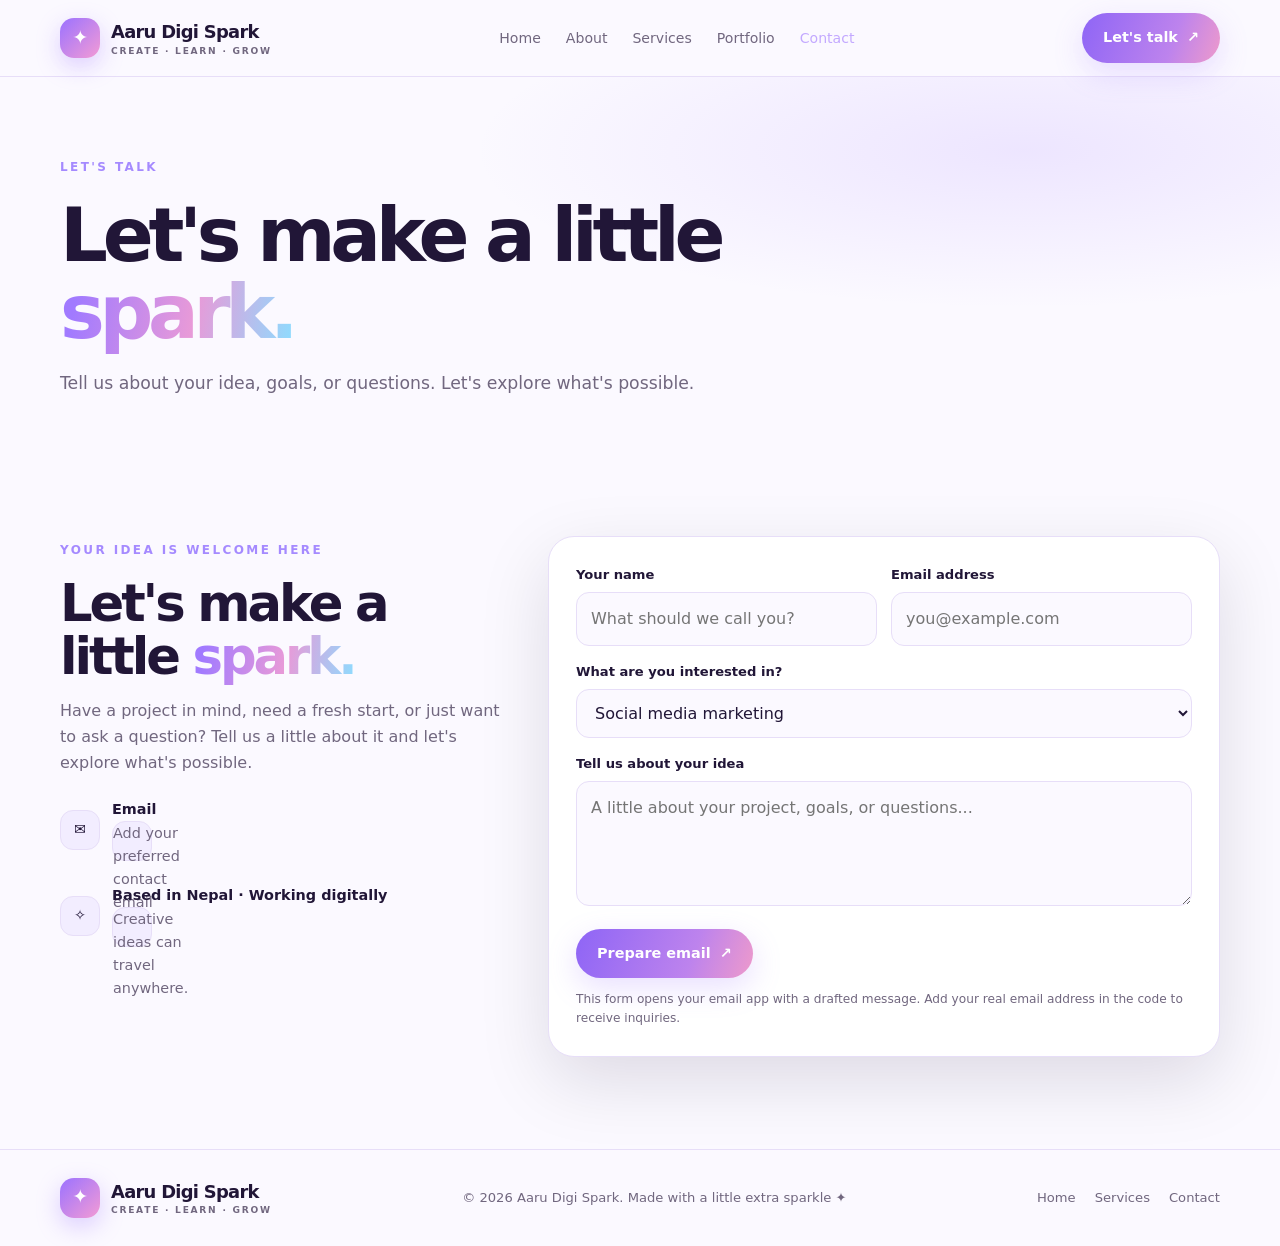
<file: contact.html>
<!doctype html><html lang="en"><head><meta charset="utf-8"><meta name="viewport" content="width=device-width, initial-scale=1"><meta name="theme-color" content="#160d2d"><meta name="description" content="Aaru Digi Spark — creative digital marketing, content, SEO and branding."><title>Contact | Aaru Digi Spark</title><style>
:root{color-scheme:light dark;--bg:light-dark(#fbf9ff,#100a20);--surface:light-dark(#fff,#1a1130);--surface2:light-dark(#f2edff,#24183f);--ink:light-dark(#211637,#f8f4ff);--muted:light-dark(#71677f,#bcb0d2);--line:light-dark(#e7def8,#3b2a58);--purple:#9b72ff;--purple2:#c3a9ff;--pink:#ff9bcf;--cyan:#91e6ff;--shadow:0 24px 70px #13072620}
*{box-sizing:border-box}html{scroll-behavior:smooth;scroll-padding-top:90px}body{margin:0;background:var(--bg);color:var(--ink);font-family:Inter,ui-sans-serif,system-ui,-apple-system,BlinkMacSystemFont,"Segoe UI",sans-serif;line-height:1.6}a{color:inherit;text-decoration:none}button,input,textarea,select{font:inherit}button,a{ -webkit-tap-highlight-color:transparent}.shell{overflow:hidden;min-height:100vh;background:var(--bg)}.container{width:min(1160px,calc(100% - 44px));margin:auto}.nav-wrap{position:sticky;top:0;z-index:50;background:light-dark(#fbf9ffe8,#100a20e8);backdrop-filter:blur(18px);border-bottom:1px solid var(--line)}nav{height:76px;display:flex;align-items:center;justify-content:space-between;gap:22px}.brand{display:flex;align-items:center;gap:11px;font-weight:850;letter-spacing:-.04em;font-size:1.12rem}.brand-mark{width:40px;height:40px;display:grid;place-items:center;border-radius:14px;color:#fff;background:linear-gradient(135deg,#9b72ff,#f39bd5);box-shadow:0 8px 24px #9b72ff55;font-size:1.2rem}.brand small{display:block;font-size:.57rem;letter-spacing:.19em;text-transform:uppercase;color:var(--muted);font-weight:700;margin-top:-3px}.navlinks{display:flex;align-items:center;gap:25px;color:var(--muted);font-size:.88rem}.navlinks a:hover,.navlinks a.active{color:var(--purple2)}.nav-actions{display:flex;align-items:center;gap:10px}.menu-btn{display:none;border:1px solid var(--line);background:var(--surface);color:var(--ink);border-radius:12px;padding:8px 12px;cursor:pointer}.btn{display:inline-flex;align-items:center;justify-content:center;gap:9px;border:0;border-radius:999px;padding:13px 21px;font-weight:750;font-size:.9rem;cursor:pointer;transition:transform .25s,box-shadow .25s,background .25s}.btn:hover{transform:translateY(-3px)}.btn-primary{color:#fff;background:linear-gradient(110deg,#8e65f6,#bd83ed 65%,#ee9acb);box-shadow:0 10px 30px #9b72ff38}.btn-soft{background:var(--surface2);color:var(--ink);border:1px solid var(--line)}.hero{position:relative;padding:88px 0 78px}.hero:before{content:"";position:absolute;inset:0;background:radial-gradient(ellipse at 75% 35%,#9b72ff25,transparent 34%),radial-gradient(ellipse at 90% 78%,#ff9bcf19,transparent 28%);pointer-events:none}.hero-grid{position:relative;display:grid;grid-template-columns:1.03fr .97fr;align-items:center;gap:45px}.eyebrow{display:inline-flex;align-items:center;gap:9px;padding:7px 12px;border:1px solid var(--line);background:var(--surface);border-radius:999px;color:var(--muted);font-size:.76rem;font-weight:750;letter-spacing:.04em}.dot{width:8px;height:8px;background:#b18cff;border-radius:50%;box-shadow:0 0 0 5px #9b72ff1c}.hero h1{font-size:clamp(3.1rem,6.1vw,5.6rem);line-height:.99;letter-spacing:-.075em;margin:23px 0 22px;max-width:660px}.gradient-text{background:linear-gradient(100deg,#a17aff 8%,#e89ad8 57%,#8cddff);-webkit-background-clip:text;background-clip:text;color:transparent}.hero p{font-size:1.07rem;color:var(--muted);max-width:520px;margin:0 0 28px}.hero-buttons{display:flex;gap:12px;flex-wrap:wrap}.hero-proof{display:flex;align-items:center;gap:13px;margin-top:34px;color:var(--muted);font-size:.82rem}.avatar-stack{display:flex;padding-left:4px}.avatar-stack span{width:29px;height:29px;border:2px solid var(--bg);border-radius:50%;display:grid;place-items:center;margin-left:-5px;background:linear-gradient(135deg,#d9c4ff,#ffc8e5);font-size:.85rem}.hero-art{position:relative;min-height:470px;display:grid;place-items:center}.art-glow{position:absolute;width:360px;height:360px;border-radius:50%;background:radial-gradient(circle,#b594ff48,transparent 68%);filter:blur(7px)}.orbit{position:absolute;border:1px solid #a88aff4a;border-radius:50%;transform:rotate(-22deg)}.orbit.one{width:400px;height:265px}.orbit.two{width:330px;height:430px;transform:rotate(36deg)}.spark{position:absolute;color:#e4c7ff;font-size:1.5rem;animation:twinkle 3s ease-in-out infinite}.s1{top:15%;left:19%}.s2{top:23%;right:12%;animation-delay:.8s}.s3{bottom:18%;left:16%;animation-delay:1.4s}.s4{bottom:14%;right:18%;animation-delay:.4s}.anime-card{position:relative;width:min(330px,80%);height:380px;border:1px solid #ffffff72;border-radius:48% 48% 36px 36px;background:linear-gradient(150deg,#e9d9ff,#bda4f8 48%,#7b62bd);box-shadow:0 35px 100px #8e65f64a;overflow:hidden;animation:float 6s ease-in-out infinite}.anime-card:before{content:"";position:absolute;width:230px;height:250px;top:30px;left:50%;transform:translateX(-50%);border-radius:48% 48% 44% 44%;background:linear-gradient(145deg,#41265f,#221432);clip-path:polygon(9% 0,90% 0,100% 36%,92% 72%,72% 43%,61% 26%,45% 43%,15% 70%,0 40%)}.hair-back{position:absolute;top:66px;left:calc(50% - 96px);width:192px;height:210px;border-radius:48% 48% 42% 42%;background:linear-gradient(100deg,#39204f,#6e4a9b 65%,#2e1c46);clip-path:polygon(0 0,100% 0,100% 85%,78% 100%,70% 55%,54% 83%,39% 48%,18% 100%,8% 70%)}.face{position:absolute;top:91px;left:50%;transform:translateX(-50%);width:145px;height:166px;border-radius:45% 45% 48% 48%;background:linear-gradient(130deg,#ffe1d8,#f3b9bc);box-shadow:inset -12px -8px 0 #d78ea21b}.fringe{position:absolute;top:70px;left:calc(50% - 79px);width:158px;height:94px;background:linear-gradient(120deg,#30203f,#65458c);border-radius:70% 50% 30% 30%;clip-path:polygon(0 0,100% 0,93% 52%,75% 38%,63% 92%,48% 48%,33% 78%,18% 43%,8% 65%)}.eye{position:absolute;top:165px;width:18px;height:25px;border-radius:50%;background:#342443;border:4px solid #fff5f7;box-shadow:0 0 0 1px #8c668f}.eye:after{content:"";position:absolute;top:2px;left:3px;width:5px;height:7px;border-radius:50%;background:#fff}.eye.left{left:calc(50% - 48px)}.eye.right{right:calc(50% - 48px)}.blush{position:absolute;top:196px;width:26px;height:10px;border-radius:50%;background:#ed8eae75;filter:blur(3px)}.blush.left{left:calc(50% - 66px)}.blush.right{right:calc(50% - 66px)}.neck{position:absolute;top:235px;left:calc(50% - 20px);width:40px;height:44px;background:#efb0ad;border-radius:10px}.body-art{position:absolute;top:258px;left:50%;transform:translateX(-50%);width:245px;height:170px;background:linear-gradient(120deg,#faf4ff,#c5b2ff 60%,#9075dc);clip-path:polygon(31% 0,69% 0,100% 100%,0 100%);border-radius:38px 38px 0 0}.collar{position:absolute;top:259px;left:calc(50% - 36px);width:72px;height:53px;background:#fff7ff;clip-path:polygon(0 0,50% 40%,100% 0,70% 100%,30% 100%)}.floating-pill{position:absolute;padding:12px 15px;border-radius:17px;background:light-dark(#ffffffed,#201536ed);border:1px solid var(--line);box-shadow:var(--shadow);font-size:.8rem;backdrop-filter:blur(12px);animation:float 5s ease-in-out infinite}.floating-pill strong{display:block;font-size:.92rem}.floating-pill small{color:var(--muted)}.pill-one{top:16%;right:-1%}.pill-two{bottom:12%;left:-2%;animation-delay:1.2s}.pill-icon{display:inline-grid;place-items:center;width:30px;height:30px;border-radius:10px;background:#9b72ff25;margin-right:7px}.marquee{border-top:1px solid var(--line);border-bottom:1px solid var(--line);padding:19px 0;background:var(--surface)}.marquee-inner{display:flex;justify-content:space-between;gap:24px;flex-wrap:wrap;color:var(--muted);font-size:.75rem;font-weight:800;letter-spacing:.16em;text-transform:uppercase}.marquee b{color:var(--purple2)}section{padding:92px 0}.section-head{max-width:690px;margin-bottom:38px}.section-kicker{font-size:.75rem;letter-spacing:.2em;text-transform:uppercase;font-weight:850;color:#a58aff}.section-head h2{font-size:clamp(2.2rem,4vw,3.55rem);line-height:1.06;letter-spacing:-.06em;margin:13px 0}.section-head p{color:var(--muted);font-size:1rem;max-width:590px}.services-grid{display:grid;grid-template-columns:repeat(3,1fr);gap:17px}.service-card{position:relative;padding:25px;border-radius:24px;border:1px solid var(--line);background:var(--surface);transition:transform .3s,border-color .3s,box-shadow .3s;overflow:hidden}.service-card:hover{transform:translateY(-7px);border-color:#a58aff9c;box-shadow:var(--shadow)}.service-icon{width:48px;height:48px;border-radius:16px;display:grid;place-items:center;background:linear-gradient(135deg,#a486ff35,#f2a2d52c);font-size:1.4rem;margin-bottom:20px}.service-card h3{margin:0 0 9px;font-size:1.15rem;letter-spacing:-.025em}.service-card p{margin:0 0 20px;color:var(--muted);font-size:.9rem}.text-link{display:inline-flex;align-items:center;gap:8px;color:#ad91ff;font-weight:800;font-size:.86rem}.text-link:hover{gap:13px}.about-grid{display:grid;grid-template-columns:.9fr 1.1fr;gap:60px;align-items:center}.about-visual{position:relative;min-height:400px;border-radius:30px;border:1px solid var(--line);background:radial-gradient(circle at 30% 20%,#f5b7df48,transparent 30%),radial-gradient(circle at 75% 70%,#9d80ff48,transparent 32%),var(--surface2);display:grid;place-items:center;overflow:hidden}.about-orb{width:220px;height:220px;border-radius:50%;background:linear-gradient(140deg,#f7c6e6,#a98cff 55%,#79d7ff);box-shadow:0 0 80px #a58aff4a;display:grid;place-items:center;font-size:5rem}.about-note{position:absolute;bottom:23px;right:22px;padding:15px 18px;background:var(--surface);border:1px solid var(--line);border-radius:17px;font-size:.85rem;box-shadow:var(--shadow)}.about-copy h2{font-size:clamp(2.2rem,4vw,3.4rem);line-height:1.07;letter-spacing:-.06em;margin:13px 0 20px}.about-copy p{color:var(--muted)}.check-list{display:grid;grid-template-columns:1fr 1fr;gap:13px;margin:25px 0 30px}.check{display:flex;align-items:center;gap:9px;font-size:.9rem;font-weight:650}.check span{display:grid;place-items:center;width:23px;height:23px;border-radius:50%;background:#9b72ff26;color:#b79aff;font-size:.8rem}.process-grid{display:grid;grid-template-columns:repeat(4,1fr);gap:15px}.step{padding:22px;border-top:1px solid var(--line);position:relative}.step-num{font-size:.76rem;color:#b89dff;letter-spacing:.12em;font-weight:900}.step h3{margin:14px 0 8px;font-size:1.05rem}.step p{color:var(--muted);font-size:.88rem;margin:0}.portfolio-grid{display:grid;grid-template-columns:1.1fr .9fr .9fr;gap:17px}.project{border:1px solid var(--line);border-radius:24px;overflow:hidden;background:var(--surface);transition:transform .3s}.project:hover{transform:translateY(-6px)}.project-art{height:230px;position:relative;display:grid;place-items:center;overflow:hidden}.project:nth-child(1) .project-art{background:linear-gradient(135deg,#4d317b,#bb8aff)}.project:nth-child(2) .project-art{background:linear-gradient(135deg,#f4b9da,#8e70db)}.project:nth-child(3) .project-art{background:linear-gradient(135deg,#8dddf0,#8274df)}.project-art .mock-window{width:76%;height:73%;border-radius:13px;background:#fff;color:#34234c;box-shadow:0 20px 45px #160c2e45;padding:15px;transform:rotate(-3deg)}.mock-top{display:flex;gap:4px;margin-bottom:14px}.mock-top i{width:6px;height:6px;border-radius:50%;background:#c5b3e4}.mock-heading{font-size:1.3rem;font-weight:900;line-height:1.02;letter-spacing:-.06em}.mock-line{height:5px;border-radius:4px;background:#ded3f3;margin-top:8px;width:70%}.mock-chip{display:inline-block;background:#a58aff;color:white;border-radius:20px;padding:5px 9px;font-size:.52rem;margin-top:12px}.project-info{padding:20px}.project-info h3{margin:0 0 5px;font-size:1rem}.project-info p{margin:0;color:var(--muted);font-size:.85rem}.testimonial{padding:30px;border-radius:28px;background:var(--surface2);border:1px solid var(--line);display:grid;grid-template-columns:.7fr 1.3fr;gap:30px;align-items:center}.quote-mark{font-size:4rem;line-height:1;color:#ad91ff}.testimonial blockquote{font-size:1.25rem;line-height:1.5;letter-spacing:-.025em;margin:0 0 17px}.testimonial cite{font-style:normal;color:var(--muted);font-size:.86rem}.contact-grid{display:grid;grid-template-columns:.8fr 1.2fr;gap:40px}.contact-copy h2{font-size:clamp(2.3rem,4vw,3.6rem);line-height:1.03;letter-spacing:-.06em;margin:15px 0}.contact-copy p{color:var(--muted)}.contact-detail{display:flex;align-items:center;gap:12px;margin-top:23px;font-size:.9rem}.contact-detail span{width:40px;height:40px;display:grid;place-items:center;border-radius:13px;background:var(--surface2);border:1px solid var(--line)}.contact-form{padding:27px;border:1px solid var(--line);border-radius:26px;background:var(--surface);box-shadow:var(--shadow)}.form-row{display:grid;grid-template-columns:1fr 1fr;gap:14px}.field{margin-bottom:15px}.field label{display:block;font-size:.82rem;font-weight:750;margin-bottom:7px}.field input,.field textarea,.field select{width:100%;border:1px solid var(--line);border-radius:13px;background:var(--bg);color:var(--ink);padding:13px 14px;outline:none}.field input:focus,.field textarea:focus,.field select:focus{border-color:#a58aff;box-shadow:0 0 0 3px #9b72ff20}.field textarea{min-height:125px;resize:vertical}.form-note{color:var(--muted);font-size:.76rem;margin:12px 0 0}.footer{border-top:1px solid var(--line);padding:28px 0}.footer-inner{display:flex;justify-content:space-between;gap:20px;align-items:center;flex-wrap:wrap}.footer p{color:var(--muted);font-size:.82rem;margin:0}.footer-links{display:flex;gap:19px;color:var(--muted);font-size:.82rem}.page-view{display:none;min-height:65vh}.page-view.active{display:block;animation:fadeIn .35s ease}.home-view.hidden{display:none}.service-hero{padding:82px 0 48px;background:radial-gradient(ellipse at 80% 20%,#9b72ff25,transparent 38%)}.service-hero h1{font-size:clamp(2.7rem,6vw,4.7rem);line-height:1.03;letter-spacing:-.07em;max-width:800px;margin:20px 0}.service-hero p{max-width:700px;color:var(--muted);font-size:1.08rem}.detail-layout{display:grid;grid-template-columns:1.1fr .9fr;gap:40px;padding:25px 0 90px}.detail-panel{border:1px solid var(--line);background:var(--surface);border-radius:24px;padding:26px}.detail-panel h2{margin-top:0;letter-spacing:-.04em}.detail-panel p,.detail-panel li{color:var(--muted)}.detail-panel li{margin:10px 0}.detail-mini-grid{display:grid;grid-template-columns:1fr 1fr;gap:12px}.mini{padding:17px;border-radius:16px;background:var(--surface2);border:1px solid var(--line)}.mini b{display:block;margin-bottom:5px}.mini span{color:var(--muted);font-size:.82rem}.back-link{display:inline-flex;gap:8px;color:#b69aff;font-weight:800;font-size:.9rem;margin-top:12px}.reveal{opacity:0;transform:translateY(18px);transition:opacity .7s ease,transform .7s ease}.reveal.visible{opacity:1;transform:translateY(0)}@keyframes float{0%,100%{transform:translateY(0)}50%{transform:translateY(-11px)}}@keyframes twinkle{0%,100%{opacity:.45;transform:scale(.8)}50%{opacity:1;transform:scale(1.15)}}@keyframes fadeIn{from{opacity:0;transform:translateY(8px)}to{opacity:1;transform:translateY(0)}}
@media(max-width:900px){.hero-grid,.about-grid,.contact-grid,.detail-layout{grid-template-columns:1fr}.hero{padding-top:60px}.hero-art{min-height:410px}.services-grid{grid-template-columns:repeat(2,1fr)}.process-grid{grid-template-columns:repeat(2,1fr)}.portfolio-grid{grid-template-columns:1fr 1fr}.portfolio-grid .project:first-child{grid-column:span 2}.testimonial{grid-template-columns:1fr;gap:5px}.about-visual{min-height:330px}.navlinks{gap:15px}}
@media(max-width:680px){.container{width:min(100% - 30px,1160px)}nav{height:68px}.navlinks{display:none;position:absolute;left:15px;right:15px;top:75px;padding:16px;background:var(--surface);border:1px solid var(--line);border-radius:18px;box-shadow:var(--shadow);flex-direction:column;align-items:stretch;gap:0}.navlinks.open{display:flex}.navlinks a{padding:12px 8px}.nav-actions .btn{display:none}.menu-btn{display:block}.brand{font-size:1rem}.brand-mark{width:36px;height:36px}.hero{padding:52px 0 46px}.hero h1{font-size:clamp(3rem,15vw,4.6rem)}.hero-art{min-height:380px;transform:scale(.92);margin:-10px -15px}.anime-card{height:340px;width:290px}.hero-proof{align-items:flex-start}.marquee-inner{justify-content:center;gap:14px 22px}.marquee-inner span{font-size:.66rem}section{padding:68px 0}.services-grid,.portfolio-grid{grid-template-columns:1fr}.portfolio-grid .project:first-child{grid-column:auto}.project-art{height:210px}.process-grid{grid-template-columns:1fr 1fr}.check-list{grid-template-columns:1fr}.form-row{grid-template-columns:1fr;gap:0}.contact-form{padding:19px}.testimonial{padding:23px}.testimonial blockquote{font-size:1.08rem}.footer-inner{align-items:flex-start;flex-direction:column}.pill-one{right:0}.pill-two{left:0}.detail-mini-grid{grid-template-columns:1fr 1fr}}
@media(prefers-reduced-motion:reduce){*,*::before,*::after{animation-duration:.01ms!important;animation-iteration-count:1!important;scroll-behavior:auto!important;transition-duration:.01ms!important}.reveal{opacity:1;transform:none}}

/* Separate-page navigation */
.navlinks a.active{color:var(--purple2)} .page-intro{padding:76px 0 30px;background:radial-gradient(ellipse at 80% 20%,#9b72ff25,transparent 38%)} .page-intro h1{font-size:clamp(2.7rem,6vw,4.7rem);line-height:1.03;letter-spacing:-.07em;max-width:850px;margin:18px 0}.page-intro p{max-width:720px;color:var(--muted);font-size:1.08rem}.page-body{padding:24px 0 88px}.service-detail-grid{display:grid;grid-template-columns:1.1fr .9fr;gap:24px}.service-detail-grid .detail-panel{border:1px solid var(--line);background:var(--surface);border-radius:24px;padding:26px}.service-detail-grid .detail-panel h2{margin-top:0;letter-spacing:-.04em}.service-detail-grid .detail-panel p,.service-detail-grid .detail-panel li{color:var(--muted)}.service-detail-grid .detail-panel li{margin:10px 0}.service-detail-grid .detail-mini-grid{display:grid;grid-template-columns:1fr 1fr;gap:12px}.service-detail-grid .mini{padding:17px;border-radius:16px;background:var(--surface2);border:1px solid var(--line)}.service-detail-grid .mini b{display:block;margin-bottom:5px}.service-detail-grid .mini span{color:var(--muted);font-size:.82rem}.back-link{display:inline-flex;gap:8px;color:#b69aff;font-weight:800;font-size:.9rem;margin-top:12px}@media(max-width:900px){.service-detail-grid{grid-template-columns:1fr}}</style></head><body><div class="shell" id="top"><div class="nav-wrap"><nav class="container" aria-label="Main navigation"><a class="brand" href="index.html" aria-label="Aaru Digi Spark home"><span class="brand-mark">✦</span><span>Aaru Digi Spark<small>CREATE · LEARN · GROW</small></span></a><div class="navlinks" id="navlinks"><a href="index.html">Home</a><a href="about.html">About</a><a href="services.html">Services</a><a href="portfolio.html">Portfolio</a><a href="contact.html" class="active">Contact</a></div><div class="nav-actions"><a class="btn btn-primary" href="contact.html">Let's talk <span>↗</span></a><button class="menu-btn" id="menuBtn" aria-label="Open menu" aria-expanded="false">☰</button></div></nav></div><main><div class="page-intro"><div class="container"><span class="section-kicker">LET'S TALK</span><h1>Let's make a little <span class="gradient-text">spark.</span></h1><p>Tell us about your idea, goals, or questions. Let's explore what's possible.</p></div></div><section id="contact"><div class="container contact-grid"><div class="contact-copy reveal"><span class="section-kicker">YOUR IDEA IS WELCOME HERE</span><h2>Let's make a little <span class="gradient-text">spark.</span></h2><p>Have a project in mind, need a fresh start, or just want to ask a question? Tell us a little about it and let's explore what's possible.</p><div class="contact-detail"><span>✉</span><div><strong>Email</strong><br/><span style="color:var(--muted)">Add your preferred contact email</span></div></div><div class="contact-detail"><span>✧</span><div><strong>Based in Nepal · Working digitally</strong><br/><span style="color:var(--muted)">Creative ideas can travel anywhere.</span></div></div></div><form class="contact-form reveal" id="contactForm"><div class="form-row"><div class="field"><label for="name">Your name</label><input autocomplete="name" id="name" name="name" placeholder="What should we call you?" required=""/></div><div class="field"><label for="email">Email address</label><input autocomplete="email" id="email" name="email" placeholder="you@example.com" required="" type="email"/></div></div><div class="field"><label for="service">What are you interested in?</label><select id="service" name="service"><option>Social media marketing</option><option>SEO</option><option>Content creation</option><option>Branding &amp; identity</option><option>Creative campaigns</option><option>Digital consultation</option><option>Something else</option></select></div><div class="field"><label for="message">Tell us about your idea</label><textarea id="message" name="message" placeholder="A little about your project, goals, or questions..." required=""></textarea></div><button class="btn btn-primary" type="submit">Prepare email <span>↗</span></button><p class="form-note" id="formNote">This form opens your email app with a drafted message. Add your real email address in the code to receive inquiries.</p></form></div></section></main><footer class="footer"><div class="container footer-inner"><a class="brand" href="index.html"><span class="brand-mark">✦</span><span>Aaru Digi Spark<small>CREATE · LEARN · GROW</small></span></a><p>© <span id="year"></span> Aaru Digi Spark. Made with a little extra sparkle ✦</p><div class="footer-links"><a href="index.html">Home</a><a href="services.html">Services</a><a href="contact.html">Contact</a></div></div></footer></div><script>
document.getElementById('menuBtn').addEventListener('click',()=>{const nav=document.getElementById('navlinks');const open=nav.classList.toggle('open');document.getElementById('menuBtn').setAttribute('aria-expanded',String(open));});document.getElementById('year').textContent=new Date().getFullYear();const observer=new IntersectionObserver(entries=>entries.forEach(entry=>{if(entry.isIntersecting){entry.target.classList.add('visible');observer.unobserve(entry.target);}}),{threshold:.12});document.querySelectorAll('.reveal').forEach(el=>observer.observe(el));document.getElementById('contactForm').addEventListener('submit',e=>{e.preventDefault();const form=e.currentTarget;const name=form.elements.name.value.trim(),email=form.elements.email.value.trim(),service=form.elements.service.value,message=form.elements.message.value.trim();const recipient='';const subject=encodeURIComponent('Aaru Digi Spark inquiry: '+service);const body=encodeURIComponent(`Hello Aaru Digi Spark,\n\nMy name is ${name}.\nMy email: ${email}\nI'm interested in: ${service}\n\nProject details:\n${message}\n\nThank you!`);document.getElementById('formNote').textContent=recipient?'Opening your email app…':'This will open a draft email. To receive inquiries directly, replace the empty recipient value in contact.html with your email address.';location.href='mailto:'+recipient+'?subject='+subject+'&body='+body;});
</script></body></html>
</file>
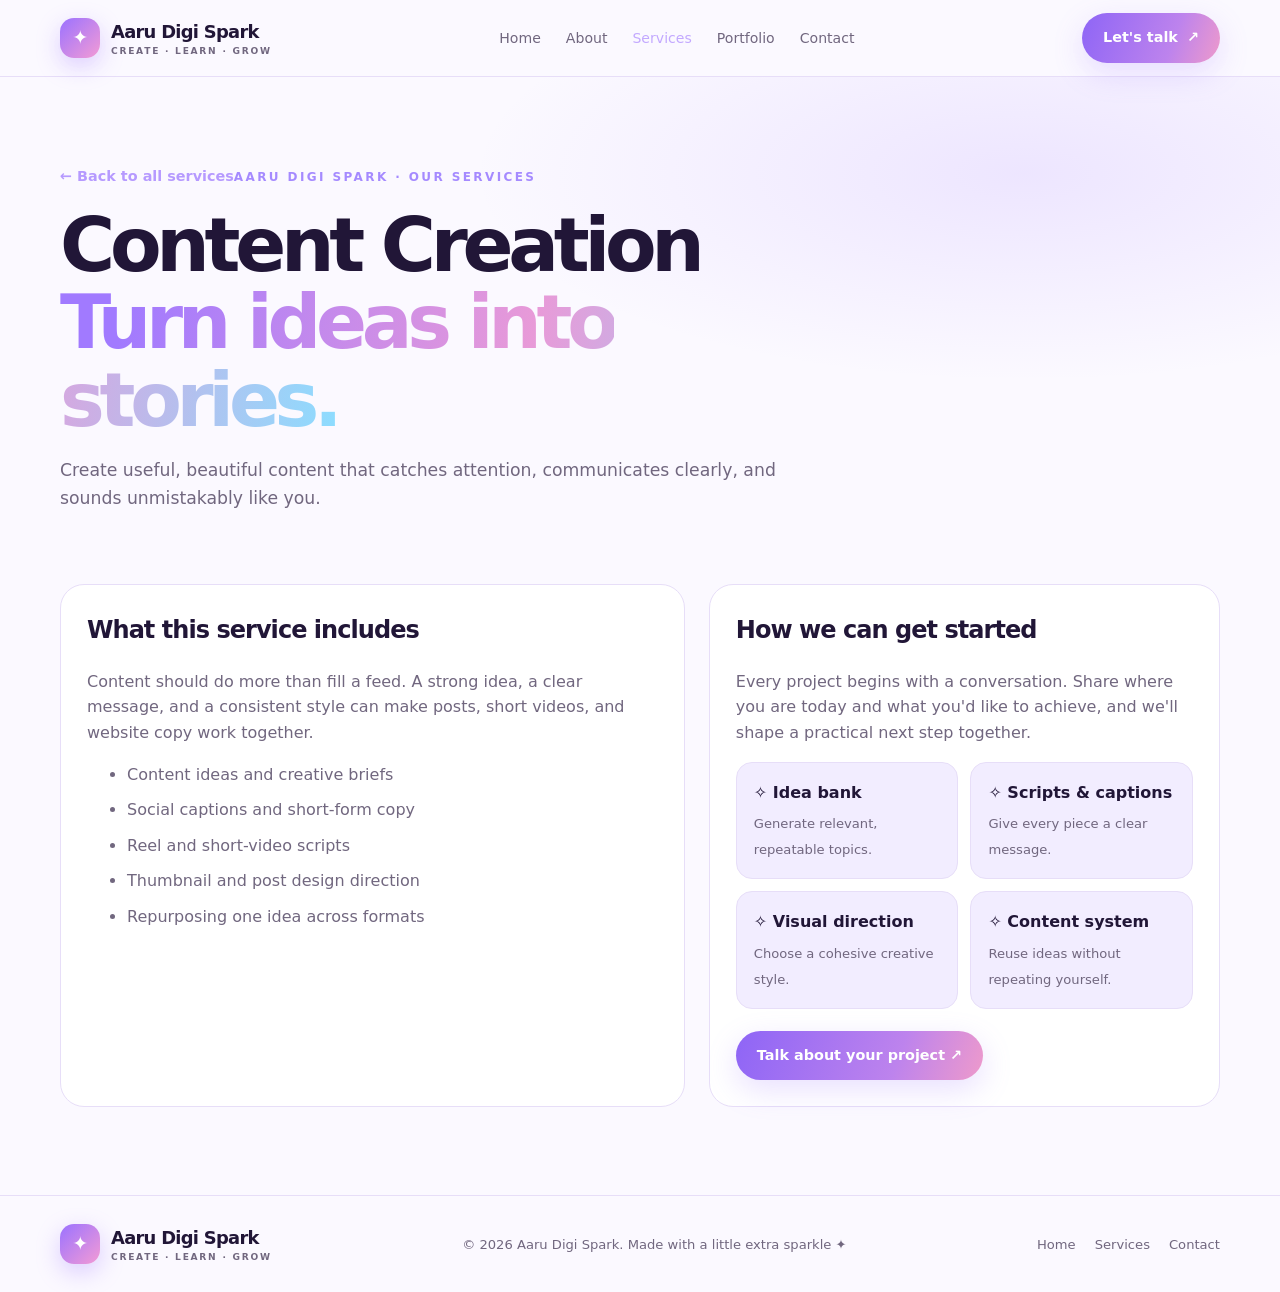
<file: content-creation.html>
<!doctype html><html lang="en"><head><meta charset="utf-8"><meta name="viewport" content="width=device-width, initial-scale=1"><meta name="theme-color" content="#160d2d"><meta name="description" content="Aaru Digi Spark — creative digital marketing, content, SEO and branding."><title>Content Creation | Aaru Digi Spark</title><style>
:root{color-scheme:light dark;--bg:light-dark(#fbf9ff,#100a20);--surface:light-dark(#fff,#1a1130);--surface2:light-dark(#f2edff,#24183f);--ink:light-dark(#211637,#f8f4ff);--muted:light-dark(#71677f,#bcb0d2);--line:light-dark(#e7def8,#3b2a58);--purple:#9b72ff;--purple2:#c3a9ff;--pink:#ff9bcf;--cyan:#91e6ff;--shadow:0 24px 70px #13072620}
*{box-sizing:border-box}html{scroll-behavior:smooth;scroll-padding-top:90px}body{margin:0;background:var(--bg);color:var(--ink);font-family:Inter,ui-sans-serif,system-ui,-apple-system,BlinkMacSystemFont,"Segoe UI",sans-serif;line-height:1.6}a{color:inherit;text-decoration:none}button,input,textarea,select{font:inherit}button,a{ -webkit-tap-highlight-color:transparent}.shell{overflow:hidden;min-height:100vh;background:var(--bg)}.container{width:min(1160px,calc(100% - 44px));margin:auto}.nav-wrap{position:sticky;top:0;z-index:50;background:light-dark(#fbf9ffe8,#100a20e8);backdrop-filter:blur(18px);border-bottom:1px solid var(--line)}nav{height:76px;display:flex;align-items:center;justify-content:space-between;gap:22px}.brand{display:flex;align-items:center;gap:11px;font-weight:850;letter-spacing:-.04em;font-size:1.12rem}.brand-mark{width:40px;height:40px;display:grid;place-items:center;border-radius:14px;color:#fff;background:linear-gradient(135deg,#9b72ff,#f39bd5);box-shadow:0 8px 24px #9b72ff55;font-size:1.2rem}.brand small{display:block;font-size:.57rem;letter-spacing:.19em;text-transform:uppercase;color:var(--muted);font-weight:700;margin-top:-3px}.navlinks{display:flex;align-items:center;gap:25px;color:var(--muted);font-size:.88rem}.navlinks a:hover,.navlinks a.active{color:var(--purple2)}.nav-actions{display:flex;align-items:center;gap:10px}.menu-btn{display:none;border:1px solid var(--line);background:var(--surface);color:var(--ink);border-radius:12px;padding:8px 12px;cursor:pointer}.btn{display:inline-flex;align-items:center;justify-content:center;gap:9px;border:0;border-radius:999px;padding:13px 21px;font-weight:750;font-size:.9rem;cursor:pointer;transition:transform .25s,box-shadow .25s,background .25s}.btn:hover{transform:translateY(-3px)}.btn-primary{color:#fff;background:linear-gradient(110deg,#8e65f6,#bd83ed 65%,#ee9acb);box-shadow:0 10px 30px #9b72ff38}.btn-soft{background:var(--surface2);color:var(--ink);border:1px solid var(--line)}.hero{position:relative;padding:88px 0 78px}.hero:before{content:"";position:absolute;inset:0;background:radial-gradient(ellipse at 75% 35%,#9b72ff25,transparent 34%),radial-gradient(ellipse at 90% 78%,#ff9bcf19,transparent 28%);pointer-events:none}.hero-grid{position:relative;display:grid;grid-template-columns:1.03fr .97fr;align-items:center;gap:45px}.eyebrow{display:inline-flex;align-items:center;gap:9px;padding:7px 12px;border:1px solid var(--line);background:var(--surface);border-radius:999px;color:var(--muted);font-size:.76rem;font-weight:750;letter-spacing:.04em}.dot{width:8px;height:8px;background:#b18cff;border-radius:50%;box-shadow:0 0 0 5px #9b72ff1c}.hero h1{font-size:clamp(3.1rem,6.1vw,5.6rem);line-height:.99;letter-spacing:-.075em;margin:23px 0 22px;max-width:660px}.gradient-text{background:linear-gradient(100deg,#a17aff 8%,#e89ad8 57%,#8cddff);-webkit-background-clip:text;background-clip:text;color:transparent}.hero p{font-size:1.07rem;color:var(--muted);max-width:520px;margin:0 0 28px}.hero-buttons{display:flex;gap:12px;flex-wrap:wrap}.hero-proof{display:flex;align-items:center;gap:13px;margin-top:34px;color:var(--muted);font-size:.82rem}.avatar-stack{display:flex;padding-left:4px}.avatar-stack span{width:29px;height:29px;border:2px solid var(--bg);border-radius:50%;display:grid;place-items:center;margin-left:-5px;background:linear-gradient(135deg,#d9c4ff,#ffc8e5);font-size:.85rem}.hero-art{position:relative;min-height:470px;display:grid;place-items:center}.art-glow{position:absolute;width:360px;height:360px;border-radius:50%;background:radial-gradient(circle,#b594ff48,transparent 68%);filter:blur(7px)}.orbit{position:absolute;border:1px solid #a88aff4a;border-radius:50%;transform:rotate(-22deg)}.orbit.one{width:400px;height:265px}.orbit.two{width:330px;height:430px;transform:rotate(36deg)}.spark{position:absolute;color:#e4c7ff;font-size:1.5rem;animation:twinkle 3s ease-in-out infinite}.s1{top:15%;left:19%}.s2{top:23%;right:12%;animation-delay:.8s}.s3{bottom:18%;left:16%;animation-delay:1.4s}.s4{bottom:14%;right:18%;animation-delay:.4s}.anime-card{position:relative;width:min(330px,80%);height:380px;border:1px solid #ffffff72;border-radius:48% 48% 36px 36px;background:linear-gradient(150deg,#e9d9ff,#bda4f8 48%,#7b62bd);box-shadow:0 35px 100px #8e65f64a;overflow:hidden;animation:float 6s ease-in-out infinite}.anime-card:before{content:"";position:absolute;width:230px;height:250px;top:30px;left:50%;transform:translateX(-50%);border-radius:48% 48% 44% 44%;background:linear-gradient(145deg,#41265f,#221432);clip-path:polygon(9% 0,90% 0,100% 36%,92% 72%,72% 43%,61% 26%,45% 43%,15% 70%,0 40%)}.hair-back{position:absolute;top:66px;left:calc(50% - 96px);width:192px;height:210px;border-radius:48% 48% 42% 42%;background:linear-gradient(100deg,#39204f,#6e4a9b 65%,#2e1c46);clip-path:polygon(0 0,100% 0,100% 85%,78% 100%,70% 55%,54% 83%,39% 48%,18% 100%,8% 70%)}.face{position:absolute;top:91px;left:50%;transform:translateX(-50%);width:145px;height:166px;border-radius:45% 45% 48% 48%;background:linear-gradient(130deg,#ffe1d8,#f3b9bc);box-shadow:inset -12px -8px 0 #d78ea21b}.fringe{position:absolute;top:70px;left:calc(50% - 79px);width:158px;height:94px;background:linear-gradient(120deg,#30203f,#65458c);border-radius:70% 50% 30% 30%;clip-path:polygon(0 0,100% 0,93% 52%,75% 38%,63% 92%,48% 48%,33% 78%,18% 43%,8% 65%)}.eye{position:absolute;top:165px;width:18px;height:25px;border-radius:50%;background:#342443;border:4px solid #fff5f7;box-shadow:0 0 0 1px #8c668f}.eye:after{content:"";position:absolute;top:2px;left:3px;width:5px;height:7px;border-radius:50%;background:#fff}.eye.left{left:calc(50% - 48px)}.eye.right{right:calc(50% - 48px)}.blush{position:absolute;top:196px;width:26px;height:10px;border-radius:50%;background:#ed8eae75;filter:blur(3px)}.blush.left{left:calc(50% - 66px)}.blush.right{right:calc(50% - 66px)}.neck{position:absolute;top:235px;left:calc(50% - 20px);width:40px;height:44px;background:#efb0ad;border-radius:10px}.body-art{position:absolute;top:258px;left:50%;transform:translateX(-50%);width:245px;height:170px;background:linear-gradient(120deg,#faf4ff,#c5b2ff 60%,#9075dc);clip-path:polygon(31% 0,69% 0,100% 100%,0 100%);border-radius:38px 38px 0 0}.collar{position:absolute;top:259px;left:calc(50% - 36px);width:72px;height:53px;background:#fff7ff;clip-path:polygon(0 0,50% 40%,100% 0,70% 100%,30% 100%)}.floating-pill{position:absolute;padding:12px 15px;border-radius:17px;background:light-dark(#ffffffed,#201536ed);border:1px solid var(--line);box-shadow:var(--shadow);font-size:.8rem;backdrop-filter:blur(12px);animation:float 5s ease-in-out infinite}.floating-pill strong{display:block;font-size:.92rem}.floating-pill small{color:var(--muted)}.pill-one{top:16%;right:-1%}.pill-two{bottom:12%;left:-2%;animation-delay:1.2s}.pill-icon{display:inline-grid;place-items:center;width:30px;height:30px;border-radius:10px;background:#9b72ff25;margin-right:7px}.marquee{border-top:1px solid var(--line);border-bottom:1px solid var(--line);padding:19px 0;background:var(--surface)}.marquee-inner{display:flex;justify-content:space-between;gap:24px;flex-wrap:wrap;color:var(--muted);font-size:.75rem;font-weight:800;letter-spacing:.16em;text-transform:uppercase}.marquee b{color:var(--purple2)}section{padding:92px 0}.section-head{max-width:690px;margin-bottom:38px}.section-kicker{font-size:.75rem;letter-spacing:.2em;text-transform:uppercase;font-weight:850;color:#a58aff}.section-head h2{font-size:clamp(2.2rem,4vw,3.55rem);line-height:1.06;letter-spacing:-.06em;margin:13px 0}.section-head p{color:var(--muted);font-size:1rem;max-width:590px}.services-grid{display:grid;grid-template-columns:repeat(3,1fr);gap:17px}.service-card{position:relative;padding:25px;border-radius:24px;border:1px solid var(--line);background:var(--surface);transition:transform .3s,border-color .3s,box-shadow .3s;overflow:hidden}.service-card:hover{transform:translateY(-7px);border-color:#a58aff9c;box-shadow:var(--shadow)}.service-icon{width:48px;height:48px;border-radius:16px;display:grid;place-items:center;background:linear-gradient(135deg,#a486ff35,#f2a2d52c);font-size:1.4rem;margin-bottom:20px}.service-card h3{margin:0 0 9px;font-size:1.15rem;letter-spacing:-.025em}.service-card p{margin:0 0 20px;color:var(--muted);font-size:.9rem}.text-link{display:inline-flex;align-items:center;gap:8px;color:#ad91ff;font-weight:800;font-size:.86rem}.text-link:hover{gap:13px}.about-grid{display:grid;grid-template-columns:.9fr 1.1fr;gap:60px;align-items:center}.about-visual{position:relative;min-height:400px;border-radius:30px;border:1px solid var(--line);background:radial-gradient(circle at 30% 20%,#f5b7df48,transparent 30%),radial-gradient(circle at 75% 70%,#9d80ff48,transparent 32%),var(--surface2);display:grid;place-items:center;overflow:hidden}.about-orb{width:220px;height:220px;border-radius:50%;background:linear-gradient(140deg,#f7c6e6,#a98cff 55%,#79d7ff);box-shadow:0 0 80px #a58aff4a;display:grid;place-items:center;font-size:5rem}.about-note{position:absolute;bottom:23px;right:22px;padding:15px 18px;background:var(--surface);border:1px solid var(--line);border-radius:17px;font-size:.85rem;box-shadow:var(--shadow)}.about-copy h2{font-size:clamp(2.2rem,4vw,3.4rem);line-height:1.07;letter-spacing:-.06em;margin:13px 0 20px}.about-copy p{color:var(--muted)}.check-list{display:grid;grid-template-columns:1fr 1fr;gap:13px;margin:25px 0 30px}.check{display:flex;align-items:center;gap:9px;font-size:.9rem;font-weight:650}.check span{display:grid;place-items:center;width:23px;height:23px;border-radius:50%;background:#9b72ff26;color:#b79aff;font-size:.8rem}.process-grid{display:grid;grid-template-columns:repeat(4,1fr);gap:15px}.step{padding:22px;border-top:1px solid var(--line);position:relative}.step-num{font-size:.76rem;color:#b89dff;letter-spacing:.12em;font-weight:900}.step h3{margin:14px 0 8px;font-size:1.05rem}.step p{color:var(--muted);font-size:.88rem;margin:0}.portfolio-grid{display:grid;grid-template-columns:1.1fr .9fr .9fr;gap:17px}.project{border:1px solid var(--line);border-radius:24px;overflow:hidden;background:var(--surface);transition:transform .3s}.project:hover{transform:translateY(-6px)}.project-art{height:230px;position:relative;display:grid;place-items:center;overflow:hidden}.project:nth-child(1) .project-art{background:linear-gradient(135deg,#4d317b,#bb8aff)}.project:nth-child(2) .project-art{background:linear-gradient(135deg,#f4b9da,#8e70db)}.project:nth-child(3) .project-art{background:linear-gradient(135deg,#8dddf0,#8274df)}.project-art .mock-window{width:76%;height:73%;border-radius:13px;background:#fff;color:#34234c;box-shadow:0 20px 45px #160c2e45;padding:15px;transform:rotate(-3deg)}.mock-top{display:flex;gap:4px;margin-bottom:14px}.mock-top i{width:6px;height:6px;border-radius:50%;background:#c5b3e4}.mock-heading{font-size:1.3rem;font-weight:900;line-height:1.02;letter-spacing:-.06em}.mock-line{height:5px;border-radius:4px;background:#ded3f3;margin-top:8px;width:70%}.mock-chip{display:inline-block;background:#a58aff;color:white;border-radius:20px;padding:5px 9px;font-size:.52rem;margin-top:12px}.project-info{padding:20px}.project-info h3{margin:0 0 5px;font-size:1rem}.project-info p{margin:0;color:var(--muted);font-size:.85rem}.testimonial{padding:30px;border-radius:28px;background:var(--surface2);border:1px solid var(--line);display:grid;grid-template-columns:.7fr 1.3fr;gap:30px;align-items:center}.quote-mark{font-size:4rem;line-height:1;color:#ad91ff}.testimonial blockquote{font-size:1.25rem;line-height:1.5;letter-spacing:-.025em;margin:0 0 17px}.testimonial cite{font-style:normal;color:var(--muted);font-size:.86rem}.contact-grid{display:grid;grid-template-columns:.8fr 1.2fr;gap:40px}.contact-copy h2{font-size:clamp(2.3rem,4vw,3.6rem);line-height:1.03;letter-spacing:-.06em;margin:15px 0}.contact-copy p{color:var(--muted)}.contact-detail{display:flex;align-items:center;gap:12px;margin-top:23px;font-size:.9rem}.contact-detail span{width:40px;height:40px;display:grid;place-items:center;border-radius:13px;background:var(--surface2);border:1px solid var(--line)}.contact-form{padding:27px;border:1px solid var(--line);border-radius:26px;background:var(--surface);box-shadow:var(--shadow)}.form-row{display:grid;grid-template-columns:1fr 1fr;gap:14px}.field{margin-bottom:15px}.field label{display:block;font-size:.82rem;font-weight:750;margin-bottom:7px}.field input,.field textarea,.field select{width:100%;border:1px solid var(--line);border-radius:13px;background:var(--bg);color:var(--ink);padding:13px 14px;outline:none}.field input:focus,.field textarea:focus,.field select:focus{border-color:#a58aff;box-shadow:0 0 0 3px #9b72ff20}.field textarea{min-height:125px;resize:vertical}.form-note{color:var(--muted);font-size:.76rem;margin:12px 0 0}.footer{border-top:1px solid var(--line);padding:28px 0}.footer-inner{display:flex;justify-content:space-between;gap:20px;align-items:center;flex-wrap:wrap}.footer p{color:var(--muted);font-size:.82rem;margin:0}.footer-links{display:flex;gap:19px;color:var(--muted);font-size:.82rem}.page-view{display:none;min-height:65vh}.page-view.active{display:block;animation:fadeIn .35s ease}.home-view.hidden{display:none}.service-hero{padding:82px 0 48px;background:radial-gradient(ellipse at 80% 20%,#9b72ff25,transparent 38%)}.service-hero h1{font-size:clamp(2.7rem,6vw,4.7rem);line-height:1.03;letter-spacing:-.07em;max-width:800px;margin:20px 0}.service-hero p{max-width:700px;color:var(--muted);font-size:1.08rem}.detail-layout{display:grid;grid-template-columns:1.1fr .9fr;gap:40px;padding:25px 0 90px}.detail-panel{border:1px solid var(--line);background:var(--surface);border-radius:24px;padding:26px}.detail-panel h2{margin-top:0;letter-spacing:-.04em}.detail-panel p,.detail-panel li{color:var(--muted)}.detail-panel li{margin:10px 0}.detail-mini-grid{display:grid;grid-template-columns:1fr 1fr;gap:12px}.mini{padding:17px;border-radius:16px;background:var(--surface2);border:1px solid var(--line)}.mini b{display:block;margin-bottom:5px}.mini span{color:var(--muted);font-size:.82rem}.back-link{display:inline-flex;gap:8px;color:#b69aff;font-weight:800;font-size:.9rem;margin-top:12px}.reveal{opacity:0;transform:translateY(18px);transition:opacity .7s ease,transform .7s ease}.reveal.visible{opacity:1;transform:translateY(0)}@keyframes float{0%,100%{transform:translateY(0)}50%{transform:translateY(-11px)}}@keyframes twinkle{0%,100%{opacity:.45;transform:scale(.8)}50%{opacity:1;transform:scale(1.15)}}@keyframes fadeIn{from{opacity:0;transform:translateY(8px)}to{opacity:1;transform:translateY(0)}}
@media(max-width:900px){.hero-grid,.about-grid,.contact-grid,.detail-layout{grid-template-columns:1fr}.hero{padding-top:60px}.hero-art{min-height:410px}.services-grid{grid-template-columns:repeat(2,1fr)}.process-grid{grid-template-columns:repeat(2,1fr)}.portfolio-grid{grid-template-columns:1fr 1fr}.portfolio-grid .project:first-child{grid-column:span 2}.testimonial{grid-template-columns:1fr;gap:5px}.about-visual{min-height:330px}.navlinks{gap:15px}}
@media(max-width:680px){.container{width:min(100% - 30px,1160px)}nav{height:68px}.navlinks{display:none;position:absolute;left:15px;right:15px;top:75px;padding:16px;background:var(--surface);border:1px solid var(--line);border-radius:18px;box-shadow:var(--shadow);flex-direction:column;align-items:stretch;gap:0}.navlinks.open{display:flex}.navlinks a{padding:12px 8px}.nav-actions .btn{display:none}.menu-btn{display:block}.brand{font-size:1rem}.brand-mark{width:36px;height:36px}.hero{padding:52px 0 46px}.hero h1{font-size:clamp(3rem,15vw,4.6rem)}.hero-art{min-height:380px;transform:scale(.92);margin:-10px -15px}.anime-card{height:340px;width:290px}.hero-proof{align-items:flex-start}.marquee-inner{justify-content:center;gap:14px 22px}.marquee-inner span{font-size:.66rem}section{padding:68px 0}.services-grid,.portfolio-grid{grid-template-columns:1fr}.portfolio-grid .project:first-child{grid-column:auto}.project-art{height:210px}.process-grid{grid-template-columns:1fr 1fr}.check-list{grid-template-columns:1fr}.form-row{grid-template-columns:1fr;gap:0}.contact-form{padding:19px}.testimonial{padding:23px}.testimonial blockquote{font-size:1.08rem}.footer-inner{align-items:flex-start;flex-direction:column}.pill-one{right:0}.pill-two{left:0}.detail-mini-grid{grid-template-columns:1fr 1fr}}
@media(prefers-reduced-motion:reduce){*,*::before,*::after{animation-duration:.01ms!important;animation-iteration-count:1!important;scroll-behavior:auto!important;transition-duration:.01ms!important}.reveal{opacity:1;transform:none}}

/* Separate-page navigation */
.navlinks a.active{color:var(--purple2)} .page-intro{padding:76px 0 30px;background:radial-gradient(ellipse at 80% 20%,#9b72ff25,transparent 38%)} .page-intro h1{font-size:clamp(2.7rem,6vw,4.7rem);line-height:1.03;letter-spacing:-.07em;max-width:850px;margin:18px 0}.page-intro p{max-width:720px;color:var(--muted);font-size:1.08rem}.page-body{padding:24px 0 88px}.service-detail-grid{display:grid;grid-template-columns:1.1fr .9fr;gap:24px}.service-detail-grid .detail-panel{border:1px solid var(--line);background:var(--surface);border-radius:24px;padding:26px}.service-detail-grid .detail-panel h2{margin-top:0;letter-spacing:-.04em}.service-detail-grid .detail-panel p,.service-detail-grid .detail-panel li{color:var(--muted)}.service-detail-grid .detail-panel li{margin:10px 0}.service-detail-grid .detail-mini-grid{display:grid;grid-template-columns:1fr 1fr;gap:12px}.service-detail-grid .mini{padding:17px;border-radius:16px;background:var(--surface2);border:1px solid var(--line)}.service-detail-grid .mini b{display:block;margin-bottom:5px}.service-detail-grid .mini span{color:var(--muted);font-size:.82rem}.back-link{display:inline-flex;gap:8px;color:#b69aff;font-weight:800;font-size:.9rem;margin-top:12px}@media(max-width:900px){.service-detail-grid{grid-template-columns:1fr}}</style></head><body><div class="shell" id="top"><div class="nav-wrap"><nav class="container" aria-label="Main navigation"><a class="brand" href="index.html" aria-label="Aaru Digi Spark home"><span class="brand-mark">✦</span><span>Aaru Digi Spark<small>CREATE · LEARN · GROW</small></span></a><div class="navlinks" id="navlinks"><a href="index.html">Home</a><a href="about.html">About</a><a href="services.html" class="active">Services</a><a href="portfolio.html">Portfolio</a><a href="contact.html">Contact</a></div><div class="nav-actions"><a class="btn btn-primary" href="contact.html">Let's talk <span>↗</span></a><button class="menu-btn" id="menuBtn" aria-label="Open menu" aria-expanded="false">☰</button></div></nav></div><main><div class="page-intro"><div class="container"><a class="back-link" href="services.html">← Back to all services</a><span class="section-kicker">AARU DIGI SPARK · OUR SERVICES</span><h1>Content Creation<br><span class="gradient-text">Turn ideas into stories.</span></h1><p>Create useful, beautiful content that catches attention, communicates clearly, and sounds unmistakably like you.</p></div></div><section class="page-body"><div class="container service-detail-grid"><div class="detail-panel"><h2>What this service includes</h2><p>Content should do more than fill a feed. A strong idea, a clear message, and a consistent style can make posts, short videos, and website copy work together.</p><ul><li>Content ideas and creative briefs</li><li>Social captions and short-form copy</li><li>Reel and short-video scripts</li><li>Thumbnail and post design direction</li><li>Repurposing one idea across formats</li></ul></div><div class="detail-panel"><h2>How we can get started</h2><p>Every project begins with a conversation. Share where you are today and what you'd like to achieve, and we'll shape a practical next step together.</p><div class="detail-mini-grid"><div class="mini"><b>✧ Idea bank</b><span>Generate relevant, repeatable topics.</span></div><div class="mini"><b>✧ Scripts & captions</b><span>Give every piece a clear message.</span></div><div class="mini"><b>✧ Visual direction</b><span>Choose a cohesive creative style.</span></div><div class="mini"><b>✧ Content system</b><span>Reuse ideas without repeating yourself.</span></div></div><a class="btn btn-primary" style="margin-top:22px" href="contact.html">Talk about your project ↗</a></div></div></section></main><footer class="footer"><div class="container footer-inner"><a class="brand" href="index.html"><span class="brand-mark">✦</span><span>Aaru Digi Spark<small>CREATE · LEARN · GROW</small></span></a><p>© <span id="year"></span> Aaru Digi Spark. Made with a little extra sparkle ✦</p><div class="footer-links"><a href="index.html">Home</a><a href="services.html">Services</a><a href="contact.html">Contact</a></div></div></footer></div><script>
document.getElementById('menuBtn').addEventListener('click',()=>{const nav=document.getElementById('navlinks');const open=nav.classList.toggle('open');document.getElementById('menuBtn').setAttribute('aria-expanded',String(open));});document.getElementById('year').textContent=new Date().getFullYear();const observer=new IntersectionObserver(entries=>entries.forEach(entry=>{if(entry.isIntersecting){entry.target.classList.add('visible');observer.unobserve(entry.target);}}),{threshold:.12});document.querySelectorAll('.reveal').forEach(el=>observer.observe(el));
</script></body></html>
</file>
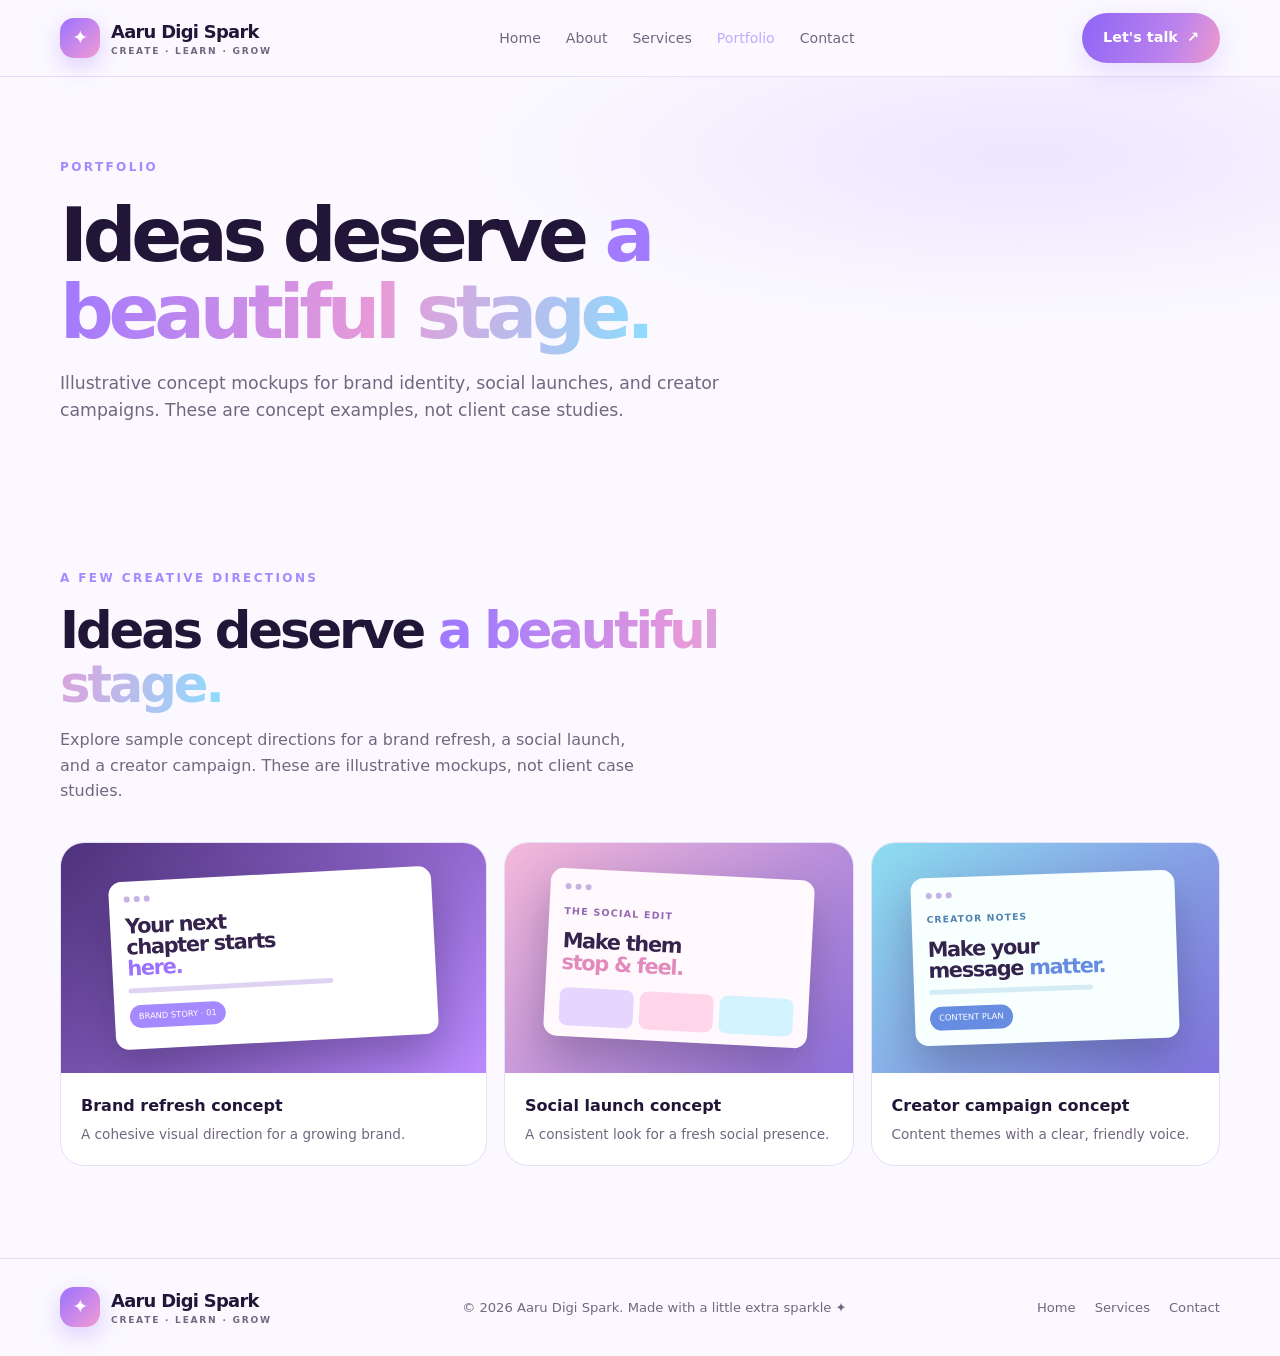
<file: portfolio.html>
<!doctype html><html lang="en"><head><meta charset="utf-8"><meta name="viewport" content="width=device-width, initial-scale=1"><meta name="theme-color" content="#160d2d"><meta name="description" content="Aaru Digi Spark — creative digital marketing, content, SEO and branding."><title>Portfolio | Aaru Digi Spark</title><style>
:root{color-scheme:light dark;--bg:light-dark(#fbf9ff,#100a20);--surface:light-dark(#fff,#1a1130);--surface2:light-dark(#f2edff,#24183f);--ink:light-dark(#211637,#f8f4ff);--muted:light-dark(#71677f,#bcb0d2);--line:light-dark(#e7def8,#3b2a58);--purple:#9b72ff;--purple2:#c3a9ff;--pink:#ff9bcf;--cyan:#91e6ff;--shadow:0 24px 70px #13072620}
*{box-sizing:border-box}html{scroll-behavior:smooth;scroll-padding-top:90px}body{margin:0;background:var(--bg);color:var(--ink);font-family:Inter,ui-sans-serif,system-ui,-apple-system,BlinkMacSystemFont,"Segoe UI",sans-serif;line-height:1.6}a{color:inherit;text-decoration:none}button,input,textarea,select{font:inherit}button,a{ -webkit-tap-highlight-color:transparent}.shell{overflow:hidden;min-height:100vh;background:var(--bg)}.container{width:min(1160px,calc(100% - 44px));margin:auto}.nav-wrap{position:sticky;top:0;z-index:50;background:light-dark(#fbf9ffe8,#100a20e8);backdrop-filter:blur(18px);border-bottom:1px solid var(--line)}nav{height:76px;display:flex;align-items:center;justify-content:space-between;gap:22px}.brand{display:flex;align-items:center;gap:11px;font-weight:850;letter-spacing:-.04em;font-size:1.12rem}.brand-mark{width:40px;height:40px;display:grid;place-items:center;border-radius:14px;color:#fff;background:linear-gradient(135deg,#9b72ff,#f39bd5);box-shadow:0 8px 24px #9b72ff55;font-size:1.2rem}.brand small{display:block;font-size:.57rem;letter-spacing:.19em;text-transform:uppercase;color:var(--muted);font-weight:700;margin-top:-3px}.navlinks{display:flex;align-items:center;gap:25px;color:var(--muted);font-size:.88rem}.navlinks a:hover,.navlinks a.active{color:var(--purple2)}.nav-actions{display:flex;align-items:center;gap:10px}.menu-btn{display:none;border:1px solid var(--line);background:var(--surface);color:var(--ink);border-radius:12px;padding:8px 12px;cursor:pointer}.btn{display:inline-flex;align-items:center;justify-content:center;gap:9px;border:0;border-radius:999px;padding:13px 21px;font-weight:750;font-size:.9rem;cursor:pointer;transition:transform .25s,box-shadow .25s,background .25s}.btn:hover{transform:translateY(-3px)}.btn-primary{color:#fff;background:linear-gradient(110deg,#8e65f6,#bd83ed 65%,#ee9acb);box-shadow:0 10px 30px #9b72ff38}.btn-soft{background:var(--surface2);color:var(--ink);border:1px solid var(--line)}.hero{position:relative;padding:88px 0 78px}.hero:before{content:"";position:absolute;inset:0;background:radial-gradient(ellipse at 75% 35%,#9b72ff25,transparent 34%),radial-gradient(ellipse at 90% 78%,#ff9bcf19,transparent 28%);pointer-events:none}.hero-grid{position:relative;display:grid;grid-template-columns:1.03fr .97fr;align-items:center;gap:45px}.eyebrow{display:inline-flex;align-items:center;gap:9px;padding:7px 12px;border:1px solid var(--line);background:var(--surface);border-radius:999px;color:var(--muted);font-size:.76rem;font-weight:750;letter-spacing:.04em}.dot{width:8px;height:8px;background:#b18cff;border-radius:50%;box-shadow:0 0 0 5px #9b72ff1c}.hero h1{font-size:clamp(3.1rem,6.1vw,5.6rem);line-height:.99;letter-spacing:-.075em;margin:23px 0 22px;max-width:660px}.gradient-text{background:linear-gradient(100deg,#a17aff 8%,#e89ad8 57%,#8cddff);-webkit-background-clip:text;background-clip:text;color:transparent}.hero p{font-size:1.07rem;color:var(--muted);max-width:520px;margin:0 0 28px}.hero-buttons{display:flex;gap:12px;flex-wrap:wrap}.hero-proof{display:flex;align-items:center;gap:13px;margin-top:34px;color:var(--muted);font-size:.82rem}.avatar-stack{display:flex;padding-left:4px}.avatar-stack span{width:29px;height:29px;border:2px solid var(--bg);border-radius:50%;display:grid;place-items:center;margin-left:-5px;background:linear-gradient(135deg,#d9c4ff,#ffc8e5);font-size:.85rem}.hero-art{position:relative;min-height:470px;display:grid;place-items:center}.art-glow{position:absolute;width:360px;height:360px;border-radius:50%;background:radial-gradient(circle,#b594ff48,transparent 68%);filter:blur(7px)}.orbit{position:absolute;border:1px solid #a88aff4a;border-radius:50%;transform:rotate(-22deg)}.orbit.one{width:400px;height:265px}.orbit.two{width:330px;height:430px;transform:rotate(36deg)}.spark{position:absolute;color:#e4c7ff;font-size:1.5rem;animation:twinkle 3s ease-in-out infinite}.s1{top:15%;left:19%}.s2{top:23%;right:12%;animation-delay:.8s}.s3{bottom:18%;left:16%;animation-delay:1.4s}.s4{bottom:14%;right:18%;animation-delay:.4s}.anime-card{position:relative;width:min(330px,80%);height:380px;border:1px solid #ffffff72;border-radius:48% 48% 36px 36px;background:linear-gradient(150deg,#e9d9ff,#bda4f8 48%,#7b62bd);box-shadow:0 35px 100px #8e65f64a;overflow:hidden;animation:float 6s ease-in-out infinite}.anime-card:before{content:"";position:absolute;width:230px;height:250px;top:30px;left:50%;transform:translateX(-50%);border-radius:48% 48% 44% 44%;background:linear-gradient(145deg,#41265f,#221432);clip-path:polygon(9% 0,90% 0,100% 36%,92% 72%,72% 43%,61% 26%,45% 43%,15% 70%,0 40%)}.hair-back{position:absolute;top:66px;left:calc(50% - 96px);width:192px;height:210px;border-radius:48% 48% 42% 42%;background:linear-gradient(100deg,#39204f,#6e4a9b 65%,#2e1c46);clip-path:polygon(0 0,100% 0,100% 85%,78% 100%,70% 55%,54% 83%,39% 48%,18% 100%,8% 70%)}.face{position:absolute;top:91px;left:50%;transform:translateX(-50%);width:145px;height:166px;border-radius:45% 45% 48% 48%;background:linear-gradient(130deg,#ffe1d8,#f3b9bc);box-shadow:inset -12px -8px 0 #d78ea21b}.fringe{position:absolute;top:70px;left:calc(50% - 79px);width:158px;height:94px;background:linear-gradient(120deg,#30203f,#65458c);border-radius:70% 50% 30% 30%;clip-path:polygon(0 0,100% 0,93% 52%,75% 38%,63% 92%,48% 48%,33% 78%,18% 43%,8% 65%)}.eye{position:absolute;top:165px;width:18px;height:25px;border-radius:50%;background:#342443;border:4px solid #fff5f7;box-shadow:0 0 0 1px #8c668f}.eye:after{content:"";position:absolute;top:2px;left:3px;width:5px;height:7px;border-radius:50%;background:#fff}.eye.left{left:calc(50% - 48px)}.eye.right{right:calc(50% - 48px)}.blush{position:absolute;top:196px;width:26px;height:10px;border-radius:50%;background:#ed8eae75;filter:blur(3px)}.blush.left{left:calc(50% - 66px)}.blush.right{right:calc(50% - 66px)}.neck{position:absolute;top:235px;left:calc(50% - 20px);width:40px;height:44px;background:#efb0ad;border-radius:10px}.body-art{position:absolute;top:258px;left:50%;transform:translateX(-50%);width:245px;height:170px;background:linear-gradient(120deg,#faf4ff,#c5b2ff 60%,#9075dc);clip-path:polygon(31% 0,69% 0,100% 100%,0 100%);border-radius:38px 38px 0 0}.collar{position:absolute;top:259px;left:calc(50% - 36px);width:72px;height:53px;background:#fff7ff;clip-path:polygon(0 0,50% 40%,100% 0,70% 100%,30% 100%)}.floating-pill{position:absolute;padding:12px 15px;border-radius:17px;background:light-dark(#ffffffed,#201536ed);border:1px solid var(--line);box-shadow:var(--shadow);font-size:.8rem;backdrop-filter:blur(12px);animation:float 5s ease-in-out infinite}.floating-pill strong{display:block;font-size:.92rem}.floating-pill small{color:var(--muted)}.pill-one{top:16%;right:-1%}.pill-two{bottom:12%;left:-2%;animation-delay:1.2s}.pill-icon{display:inline-grid;place-items:center;width:30px;height:30px;border-radius:10px;background:#9b72ff25;margin-right:7px}.marquee{border-top:1px solid var(--line);border-bottom:1px solid var(--line);padding:19px 0;background:var(--surface)}.marquee-inner{display:flex;justify-content:space-between;gap:24px;flex-wrap:wrap;color:var(--muted);font-size:.75rem;font-weight:800;letter-spacing:.16em;text-transform:uppercase}.marquee b{color:var(--purple2)}section{padding:92px 0}.section-head{max-width:690px;margin-bottom:38px}.section-kicker{font-size:.75rem;letter-spacing:.2em;text-transform:uppercase;font-weight:850;color:#a58aff}.section-head h2{font-size:clamp(2.2rem,4vw,3.55rem);line-height:1.06;letter-spacing:-.06em;margin:13px 0}.section-head p{color:var(--muted);font-size:1rem;max-width:590px}.services-grid{display:grid;grid-template-columns:repeat(3,1fr);gap:17px}.service-card{position:relative;padding:25px;border-radius:24px;border:1px solid var(--line);background:var(--surface);transition:transform .3s,border-color .3s,box-shadow .3s;overflow:hidden}.service-card:hover{transform:translateY(-7px);border-color:#a58aff9c;box-shadow:var(--shadow)}.service-icon{width:48px;height:48px;border-radius:16px;display:grid;place-items:center;background:linear-gradient(135deg,#a486ff35,#f2a2d52c);font-size:1.4rem;margin-bottom:20px}.service-card h3{margin:0 0 9px;font-size:1.15rem;letter-spacing:-.025em}.service-card p{margin:0 0 20px;color:var(--muted);font-size:.9rem}.text-link{display:inline-flex;align-items:center;gap:8px;color:#ad91ff;font-weight:800;font-size:.86rem}.text-link:hover{gap:13px}.about-grid{display:grid;grid-template-columns:.9fr 1.1fr;gap:60px;align-items:center}.about-visual{position:relative;min-height:400px;border-radius:30px;border:1px solid var(--line);background:radial-gradient(circle at 30% 20%,#f5b7df48,transparent 30%),radial-gradient(circle at 75% 70%,#9d80ff48,transparent 32%),var(--surface2);display:grid;place-items:center;overflow:hidden}.about-orb{width:220px;height:220px;border-radius:50%;background:linear-gradient(140deg,#f7c6e6,#a98cff 55%,#79d7ff);box-shadow:0 0 80px #a58aff4a;display:grid;place-items:center;font-size:5rem}.about-note{position:absolute;bottom:23px;right:22px;padding:15px 18px;background:var(--surface);border:1px solid var(--line);border-radius:17px;font-size:.85rem;box-shadow:var(--shadow)}.about-copy h2{font-size:clamp(2.2rem,4vw,3.4rem);line-height:1.07;letter-spacing:-.06em;margin:13px 0 20px}.about-copy p{color:var(--muted)}.check-list{display:grid;grid-template-columns:1fr 1fr;gap:13px;margin:25px 0 30px}.check{display:flex;align-items:center;gap:9px;font-size:.9rem;font-weight:650}.check span{display:grid;place-items:center;width:23px;height:23px;border-radius:50%;background:#9b72ff26;color:#b79aff;font-size:.8rem}.process-grid{display:grid;grid-template-columns:repeat(4,1fr);gap:15px}.step{padding:22px;border-top:1px solid var(--line);position:relative}.step-num{font-size:.76rem;color:#b89dff;letter-spacing:.12em;font-weight:900}.step h3{margin:14px 0 8px;font-size:1.05rem}.step p{color:var(--muted);font-size:.88rem;margin:0}.portfolio-grid{display:grid;grid-template-columns:1.1fr .9fr .9fr;gap:17px}.project{border:1px solid var(--line);border-radius:24px;overflow:hidden;background:var(--surface);transition:transform .3s}.project:hover{transform:translateY(-6px)}.project-art{height:230px;position:relative;display:grid;place-items:center;overflow:hidden}.project:nth-child(1) .project-art{background:linear-gradient(135deg,#4d317b,#bb8aff)}.project:nth-child(2) .project-art{background:linear-gradient(135deg,#f4b9da,#8e70db)}.project:nth-child(3) .project-art{background:linear-gradient(135deg,#8dddf0,#8274df)}.project-art .mock-window{width:76%;height:73%;border-radius:13px;background:#fff;color:#34234c;box-shadow:0 20px 45px #160c2e45;padding:15px;transform:rotate(-3deg)}.mock-top{display:flex;gap:4px;margin-bottom:14px}.mock-top i{width:6px;height:6px;border-radius:50%;background:#c5b3e4}.mock-heading{font-size:1.3rem;font-weight:900;line-height:1.02;letter-spacing:-.06em}.mock-line{height:5px;border-radius:4px;background:#ded3f3;margin-top:8px;width:70%}.mock-chip{display:inline-block;background:#a58aff;color:white;border-radius:20px;padding:5px 9px;font-size:.52rem;margin-top:12px}.project-info{padding:20px}.project-info h3{margin:0 0 5px;font-size:1rem}.project-info p{margin:0;color:var(--muted);font-size:.85rem}.testimonial{padding:30px;border-radius:28px;background:var(--surface2);border:1px solid var(--line);display:grid;grid-template-columns:.7fr 1.3fr;gap:30px;align-items:center}.quote-mark{font-size:4rem;line-height:1;color:#ad91ff}.testimonial blockquote{font-size:1.25rem;line-height:1.5;letter-spacing:-.025em;margin:0 0 17px}.testimonial cite{font-style:normal;color:var(--muted);font-size:.86rem}.contact-grid{display:grid;grid-template-columns:.8fr 1.2fr;gap:40px}.contact-copy h2{font-size:clamp(2.3rem,4vw,3.6rem);line-height:1.03;letter-spacing:-.06em;margin:15px 0}.contact-copy p{color:var(--muted)}.contact-detail{display:flex;align-items:center;gap:12px;margin-top:23px;font-size:.9rem}.contact-detail span{width:40px;height:40px;display:grid;place-items:center;border-radius:13px;background:var(--surface2);border:1px solid var(--line)}.contact-form{padding:27px;border:1px solid var(--line);border-radius:26px;background:var(--surface);box-shadow:var(--shadow)}.form-row{display:grid;grid-template-columns:1fr 1fr;gap:14px}.field{margin-bottom:15px}.field label{display:block;font-size:.82rem;font-weight:750;margin-bottom:7px}.field input,.field textarea,.field select{width:100%;border:1px solid var(--line);border-radius:13px;background:var(--bg);color:var(--ink);padding:13px 14px;outline:none}.field input:focus,.field textarea:focus,.field select:focus{border-color:#a58aff;box-shadow:0 0 0 3px #9b72ff20}.field textarea{min-height:125px;resize:vertical}.form-note{color:var(--muted);font-size:.76rem;margin:12px 0 0}.footer{border-top:1px solid var(--line);padding:28px 0}.footer-inner{display:flex;justify-content:space-between;gap:20px;align-items:center;flex-wrap:wrap}.footer p{color:var(--muted);font-size:.82rem;margin:0}.footer-links{display:flex;gap:19px;color:var(--muted);font-size:.82rem}.page-view{display:none;min-height:65vh}.page-view.active{display:block;animation:fadeIn .35s ease}.home-view.hidden{display:none}.service-hero{padding:82px 0 48px;background:radial-gradient(ellipse at 80% 20%,#9b72ff25,transparent 38%)}.service-hero h1{font-size:clamp(2.7rem,6vw,4.7rem);line-height:1.03;letter-spacing:-.07em;max-width:800px;margin:20px 0}.service-hero p{max-width:700px;color:var(--muted);font-size:1.08rem}.detail-layout{display:grid;grid-template-columns:1.1fr .9fr;gap:40px;padding:25px 0 90px}.detail-panel{border:1px solid var(--line);background:var(--surface);border-radius:24px;padding:26px}.detail-panel h2{margin-top:0;letter-spacing:-.04em}.detail-panel p,.detail-panel li{color:var(--muted)}.detail-panel li{margin:10px 0}.detail-mini-grid{display:grid;grid-template-columns:1fr 1fr;gap:12px}.mini{padding:17px;border-radius:16px;background:var(--surface2);border:1px solid var(--line)}.mini b{display:block;margin-bottom:5px}.mini span{color:var(--muted);font-size:.82rem}.back-link{display:inline-flex;gap:8px;color:#b69aff;font-weight:800;font-size:.9rem;margin-top:12px}.reveal{opacity:0;transform:translateY(18px);transition:opacity .7s ease,transform .7s ease}.reveal.visible{opacity:1;transform:translateY(0)}@keyframes float{0%,100%{transform:translateY(0)}50%{transform:translateY(-11px)}}@keyframes twinkle{0%,100%{opacity:.45;transform:scale(.8)}50%{opacity:1;transform:scale(1.15)}}@keyframes fadeIn{from{opacity:0;transform:translateY(8px)}to{opacity:1;transform:translateY(0)}}
@media(max-width:900px){.hero-grid,.about-grid,.contact-grid,.detail-layout{grid-template-columns:1fr}.hero{padding-top:60px}.hero-art{min-height:410px}.services-grid{grid-template-columns:repeat(2,1fr)}.process-grid{grid-template-columns:repeat(2,1fr)}.portfolio-grid{grid-template-columns:1fr 1fr}.portfolio-grid .project:first-child{grid-column:span 2}.testimonial{grid-template-columns:1fr;gap:5px}.about-visual{min-height:330px}.navlinks{gap:15px}}
@media(max-width:680px){.container{width:min(100% - 30px,1160px)}nav{height:68px}.navlinks{display:none;position:absolute;left:15px;right:15px;top:75px;padding:16px;background:var(--surface);border:1px solid var(--line);border-radius:18px;box-shadow:var(--shadow);flex-direction:column;align-items:stretch;gap:0}.navlinks.open{display:flex}.navlinks a{padding:12px 8px}.nav-actions .btn{display:none}.menu-btn{display:block}.brand{font-size:1rem}.brand-mark{width:36px;height:36px}.hero{padding:52px 0 46px}.hero h1{font-size:clamp(3rem,15vw,4.6rem)}.hero-art{min-height:380px;transform:scale(.92);margin:-10px -15px}.anime-card{height:340px;width:290px}.hero-proof{align-items:flex-start}.marquee-inner{justify-content:center;gap:14px 22px}.marquee-inner span{font-size:.66rem}section{padding:68px 0}.services-grid,.portfolio-grid{grid-template-columns:1fr}.portfolio-grid .project:first-child{grid-column:auto}.project-art{height:210px}.process-grid{grid-template-columns:1fr 1fr}.check-list{grid-template-columns:1fr}.form-row{grid-template-columns:1fr;gap:0}.contact-form{padding:19px}.testimonial{padding:23px}.testimonial blockquote{font-size:1.08rem}.footer-inner{align-items:flex-start;flex-direction:column}.pill-one{right:0}.pill-two{left:0}.detail-mini-grid{grid-template-columns:1fr 1fr}}
@media(prefers-reduced-motion:reduce){*,*::before,*::after{animation-duration:.01ms!important;animation-iteration-count:1!important;scroll-behavior:auto!important;transition-duration:.01ms!important}.reveal{opacity:1;transform:none}}

/* Separate-page navigation */
.navlinks a.active{color:var(--purple2)} .page-intro{padding:76px 0 30px;background:radial-gradient(ellipse at 80% 20%,#9b72ff25,transparent 38%)} .page-intro h1{font-size:clamp(2.7rem,6vw,4.7rem);line-height:1.03;letter-spacing:-.07em;max-width:850px;margin:18px 0}.page-intro p{max-width:720px;color:var(--muted);font-size:1.08rem}.page-body{padding:24px 0 88px}.service-detail-grid{display:grid;grid-template-columns:1.1fr .9fr;gap:24px}.service-detail-grid .detail-panel{border:1px solid var(--line);background:var(--surface);border-radius:24px;padding:26px}.service-detail-grid .detail-panel h2{margin-top:0;letter-spacing:-.04em}.service-detail-grid .detail-panel p,.service-detail-grid .detail-panel li{color:var(--muted)}.service-detail-grid .detail-panel li{margin:10px 0}.service-detail-grid .detail-mini-grid{display:grid;grid-template-columns:1fr 1fr;gap:12px}.service-detail-grid .mini{padding:17px;border-radius:16px;background:var(--surface2);border:1px solid var(--line)}.service-detail-grid .mini b{display:block;margin-bottom:5px}.service-detail-grid .mini span{color:var(--muted);font-size:.82rem}.back-link{display:inline-flex;gap:8px;color:#b69aff;font-weight:800;font-size:.9rem;margin-top:12px}@media(max-width:900px){.service-detail-grid{grid-template-columns:1fr}}</style></head><body><div class="shell" id="top"><div class="nav-wrap"><nav class="container" aria-label="Main navigation"><a class="brand" href="index.html" aria-label="Aaru Digi Spark home"><span class="brand-mark">✦</span><span>Aaru Digi Spark<small>CREATE · LEARN · GROW</small></span></a><div class="navlinks" id="navlinks"><a href="index.html">Home</a><a href="about.html">About</a><a href="services.html">Services</a><a href="portfolio.html" class="active">Portfolio</a><a href="contact.html">Contact</a></div><div class="nav-actions"><a class="btn btn-primary" href="contact.html">Let's talk <span>↗</span></a><button class="menu-btn" id="menuBtn" aria-label="Open menu" aria-expanded="false">☰</button></div></nav></div><main><div class="page-intro"><div class="container"><span class="section-kicker">PORTFOLIO</span><h1>Ideas deserve <span class="gradient-text">a beautiful stage.</span></h1><p>Illustrative concept mockups for brand identity, social launches, and creator campaigns. These are concept examples, not client case studies.</p></div></div><section id="portfolio"><div class="container"><div class="section-head reveal"><span class="section-kicker">A FEW CREATIVE DIRECTIONS</span><h2>Ideas deserve <span class="gradient-text">a beautiful stage.</span></h2><p>Explore sample concept directions for a brand refresh, a social launch, and a creator campaign. These are illustrative mockups, not client case studies.</p></div><div class="portfolio-grid"><article class="project reveal"><div class="project-art"><div class="mock-window"><div class="mock-top"><i></i><i></i><i></i></div><div class="mock-heading">Your next<br/>chapter starts<br/><span style="color:#9b72ff">here.</span></div><div class="mock-line"></div><span class="mock-chip">BRAND STORY · 01</span></div></div><div class="project-info"><h3>Brand refresh concept</h3><p>A cohesive visual direction for a growing brand.</p></div></article><article class="project reveal"><div class="project-art"><div class="mock-window" style="transform:rotate(3deg);background:#fff8fc"><div class="mock-top"><i></i><i></i><i></i></div><div style="font-size:.6rem;color:#9369b5;font-weight:800;letter-spacing:.12em">THE SOCIAL EDIT</div><div class="mock-heading" style="margin-top:12px">Make them<br/><span style="color:#e18abb">stop &amp; feel.</span></div><div style="display:flex;gap:6px;margin-top:14px"><div style="height:38px;flex:1;border-radius:8px;background:#e5d5ff"></div><div style="height:38px;flex:1;border-radius:8px;background:#ffd6e9"></div><div style="height:38px;flex:1;border-radius:8px;background:#d3f4ff"></div></div></div></div><div class="project-info"><h3>Social launch concept</h3><p>A consistent look for a fresh social presence.</p></div></article><article class="project reveal"><div class="project-art"><div class="mock-window" style="transform:rotate(-2deg);background:#f8ffff"><div class="mock-top"><i></i><i></i><i></i></div><div style="font-size:.58rem;color:#4f82b1;font-weight:800;letter-spacing:.12em">CREATOR NOTES</div><div class="mock-heading" style="margin-top:12px">Make your<br/>message <span style="color:#658ce0">matter.</span></div><div class="mock-line" style="background:#d3ecf5"></div><span class="mock-chip" style="background:#668de2">CONTENT PLAN</span></div></div><div class="project-info"><h3>Creator campaign concept</h3><p>Content themes with a clear, friendly voice.</p></div></article></div></div></section></main><footer class="footer"><div class="container footer-inner"><a class="brand" href="index.html"><span class="brand-mark">✦</span><span>Aaru Digi Spark<small>CREATE · LEARN · GROW</small></span></a><p>© <span id="year"></span> Aaru Digi Spark. Made with a little extra sparkle ✦</p><div class="footer-links"><a href="index.html">Home</a><a href="services.html">Services</a><a href="contact.html">Contact</a></div></div></footer></div><script>
document.getElementById('menuBtn').addEventListener('click',()=>{const nav=document.getElementById('navlinks');const open=nav.classList.toggle('open');document.getElementById('menuBtn').setAttribute('aria-expanded',String(open));});document.getElementById('year').textContent=new Date().getFullYear();const observer=new IntersectionObserver(entries=>entries.forEach(entry=>{if(entry.isIntersecting){entry.target.classList.add('visible');observer.unobserve(entry.target);}}),{threshold:.12});document.querySelectorAll('.reveal').forEach(el=>observer.observe(el));
</script></body></html>
</file>
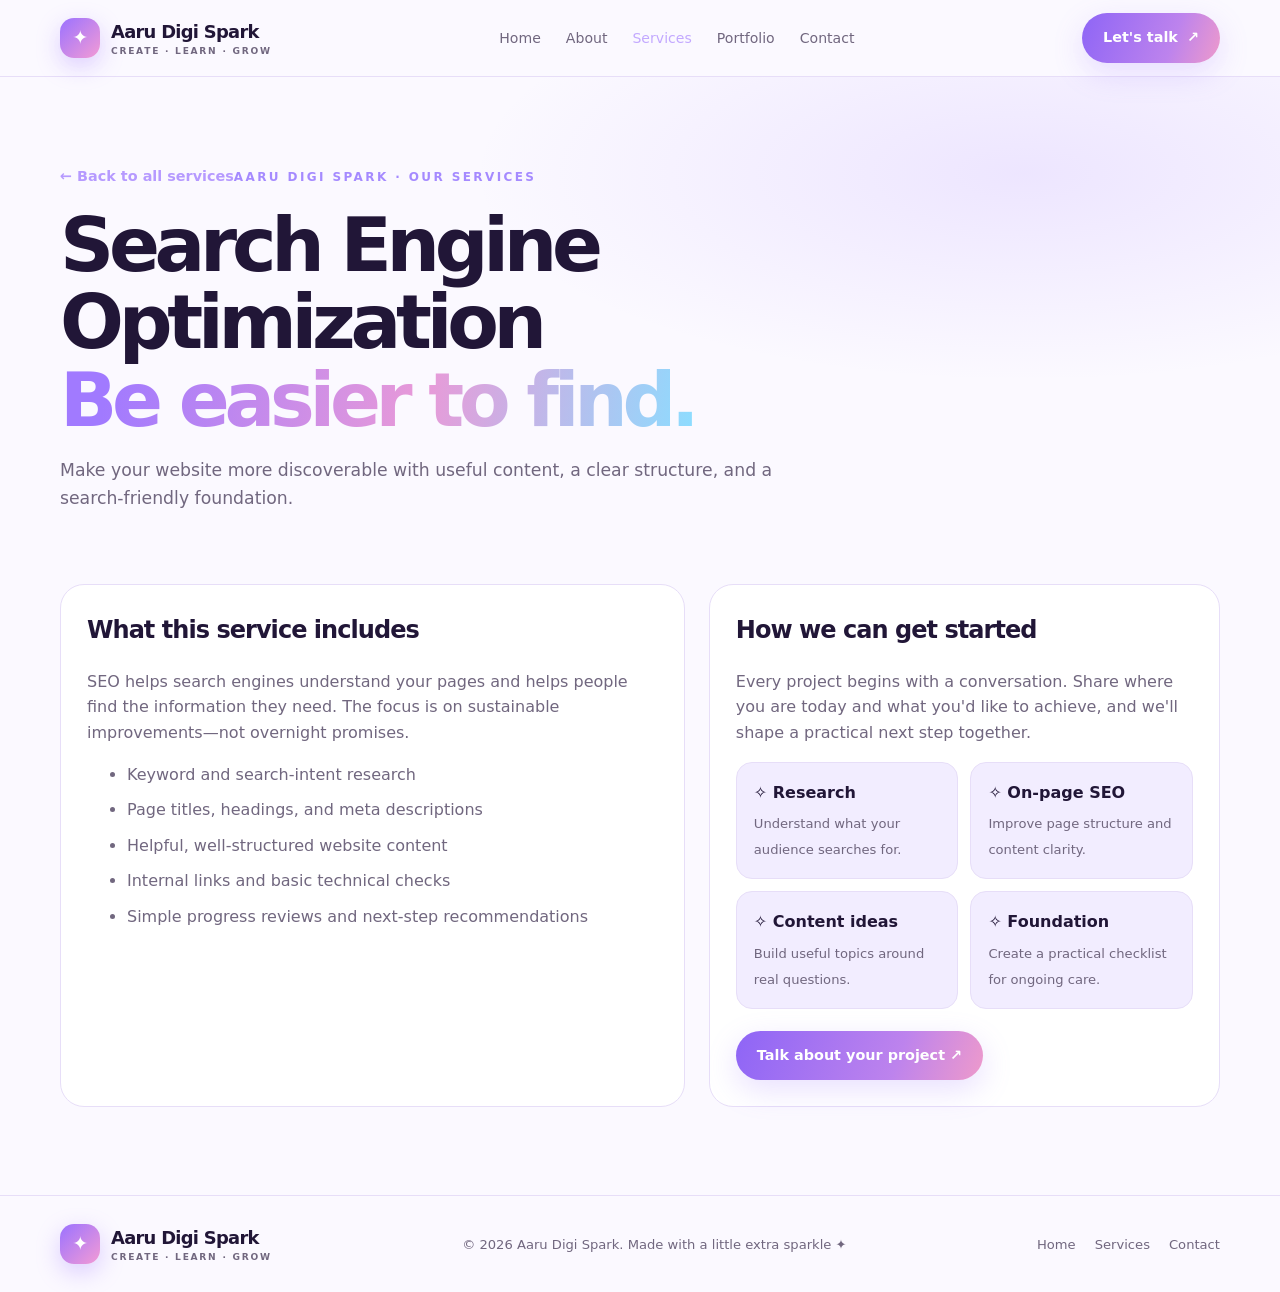
<file: seo.html>
<!doctype html><html lang="en"><head><meta charset="utf-8"><meta name="viewport" content="width=device-width, initial-scale=1"><meta name="theme-color" content="#160d2d"><meta name="description" content="Aaru Digi Spark — creative digital marketing, content, SEO and branding."><title>Search Engine Optimization | Aaru Digi Spark</title><style>
:root{color-scheme:light dark;--bg:light-dark(#fbf9ff,#100a20);--surface:light-dark(#fff,#1a1130);--surface2:light-dark(#f2edff,#24183f);--ink:light-dark(#211637,#f8f4ff);--muted:light-dark(#71677f,#bcb0d2);--line:light-dark(#e7def8,#3b2a58);--purple:#9b72ff;--purple2:#c3a9ff;--pink:#ff9bcf;--cyan:#91e6ff;--shadow:0 24px 70px #13072620}
*{box-sizing:border-box}html{scroll-behavior:smooth;scroll-padding-top:90px}body{margin:0;background:var(--bg);color:var(--ink);font-family:Inter,ui-sans-serif,system-ui,-apple-system,BlinkMacSystemFont,"Segoe UI",sans-serif;line-height:1.6}a{color:inherit;text-decoration:none}button,input,textarea,select{font:inherit}button,a{ -webkit-tap-highlight-color:transparent}.shell{overflow:hidden;min-height:100vh;background:var(--bg)}.container{width:min(1160px,calc(100% - 44px));margin:auto}.nav-wrap{position:sticky;top:0;z-index:50;background:light-dark(#fbf9ffe8,#100a20e8);backdrop-filter:blur(18px);border-bottom:1px solid var(--line)}nav{height:76px;display:flex;align-items:center;justify-content:space-between;gap:22px}.brand{display:flex;align-items:center;gap:11px;font-weight:850;letter-spacing:-.04em;font-size:1.12rem}.brand-mark{width:40px;height:40px;display:grid;place-items:center;border-radius:14px;color:#fff;background:linear-gradient(135deg,#9b72ff,#f39bd5);box-shadow:0 8px 24px #9b72ff55;font-size:1.2rem}.brand small{display:block;font-size:.57rem;letter-spacing:.19em;text-transform:uppercase;color:var(--muted);font-weight:700;margin-top:-3px}.navlinks{display:flex;align-items:center;gap:25px;color:var(--muted);font-size:.88rem}.navlinks a:hover,.navlinks a.active{color:var(--purple2)}.nav-actions{display:flex;align-items:center;gap:10px}.menu-btn{display:none;border:1px solid var(--line);background:var(--surface);color:var(--ink);border-radius:12px;padding:8px 12px;cursor:pointer}.btn{display:inline-flex;align-items:center;justify-content:center;gap:9px;border:0;border-radius:999px;padding:13px 21px;font-weight:750;font-size:.9rem;cursor:pointer;transition:transform .25s,box-shadow .25s,background .25s}.btn:hover{transform:translateY(-3px)}.btn-primary{color:#fff;background:linear-gradient(110deg,#8e65f6,#bd83ed 65%,#ee9acb);box-shadow:0 10px 30px #9b72ff38}.btn-soft{background:var(--surface2);color:var(--ink);border:1px solid var(--line)}.hero{position:relative;padding:88px 0 78px}.hero:before{content:"";position:absolute;inset:0;background:radial-gradient(ellipse at 75% 35%,#9b72ff25,transparent 34%),radial-gradient(ellipse at 90% 78%,#ff9bcf19,transparent 28%);pointer-events:none}.hero-grid{position:relative;display:grid;grid-template-columns:1.03fr .97fr;align-items:center;gap:45px}.eyebrow{display:inline-flex;align-items:center;gap:9px;padding:7px 12px;border:1px solid var(--line);background:var(--surface);border-radius:999px;color:var(--muted);font-size:.76rem;font-weight:750;letter-spacing:.04em}.dot{width:8px;height:8px;background:#b18cff;border-radius:50%;box-shadow:0 0 0 5px #9b72ff1c}.hero h1{font-size:clamp(3.1rem,6.1vw,5.6rem);line-height:.99;letter-spacing:-.075em;margin:23px 0 22px;max-width:660px}.gradient-text{background:linear-gradient(100deg,#a17aff 8%,#e89ad8 57%,#8cddff);-webkit-background-clip:text;background-clip:text;color:transparent}.hero p{font-size:1.07rem;color:var(--muted);max-width:520px;margin:0 0 28px}.hero-buttons{display:flex;gap:12px;flex-wrap:wrap}.hero-proof{display:flex;align-items:center;gap:13px;margin-top:34px;color:var(--muted);font-size:.82rem}.avatar-stack{display:flex;padding-left:4px}.avatar-stack span{width:29px;height:29px;border:2px solid var(--bg);border-radius:50%;display:grid;place-items:center;margin-left:-5px;background:linear-gradient(135deg,#d9c4ff,#ffc8e5);font-size:.85rem}.hero-art{position:relative;min-height:470px;display:grid;place-items:center}.art-glow{position:absolute;width:360px;height:360px;border-radius:50%;background:radial-gradient(circle,#b594ff48,transparent 68%);filter:blur(7px)}.orbit{position:absolute;border:1px solid #a88aff4a;border-radius:50%;transform:rotate(-22deg)}.orbit.one{width:400px;height:265px}.orbit.two{width:330px;height:430px;transform:rotate(36deg)}.spark{position:absolute;color:#e4c7ff;font-size:1.5rem;animation:twinkle 3s ease-in-out infinite}.s1{top:15%;left:19%}.s2{top:23%;right:12%;animation-delay:.8s}.s3{bottom:18%;left:16%;animation-delay:1.4s}.s4{bottom:14%;right:18%;animation-delay:.4s}.anime-card{position:relative;width:min(330px,80%);height:380px;border:1px solid #ffffff72;border-radius:48% 48% 36px 36px;background:linear-gradient(150deg,#e9d9ff,#bda4f8 48%,#7b62bd);box-shadow:0 35px 100px #8e65f64a;overflow:hidden;animation:float 6s ease-in-out infinite}.anime-card:before{content:"";position:absolute;width:230px;height:250px;top:30px;left:50%;transform:translateX(-50%);border-radius:48% 48% 44% 44%;background:linear-gradient(145deg,#41265f,#221432);clip-path:polygon(9% 0,90% 0,100% 36%,92% 72%,72% 43%,61% 26%,45% 43%,15% 70%,0 40%)}.hair-back{position:absolute;top:66px;left:calc(50% - 96px);width:192px;height:210px;border-radius:48% 48% 42% 42%;background:linear-gradient(100deg,#39204f,#6e4a9b 65%,#2e1c46);clip-path:polygon(0 0,100% 0,100% 85%,78% 100%,70% 55%,54% 83%,39% 48%,18% 100%,8% 70%)}.face{position:absolute;top:91px;left:50%;transform:translateX(-50%);width:145px;height:166px;border-radius:45% 45% 48% 48%;background:linear-gradient(130deg,#ffe1d8,#f3b9bc);box-shadow:inset -12px -8px 0 #d78ea21b}.fringe{position:absolute;top:70px;left:calc(50% - 79px);width:158px;height:94px;background:linear-gradient(120deg,#30203f,#65458c);border-radius:70% 50% 30% 30%;clip-path:polygon(0 0,100% 0,93% 52%,75% 38%,63% 92%,48% 48%,33% 78%,18% 43%,8% 65%)}.eye{position:absolute;top:165px;width:18px;height:25px;border-radius:50%;background:#342443;border:4px solid #fff5f7;box-shadow:0 0 0 1px #8c668f}.eye:after{content:"";position:absolute;top:2px;left:3px;width:5px;height:7px;border-radius:50%;background:#fff}.eye.left{left:calc(50% - 48px)}.eye.right{right:calc(50% - 48px)}.blush{position:absolute;top:196px;width:26px;height:10px;border-radius:50%;background:#ed8eae75;filter:blur(3px)}.blush.left{left:calc(50% - 66px)}.blush.right{right:calc(50% - 66px)}.neck{position:absolute;top:235px;left:calc(50% - 20px);width:40px;height:44px;background:#efb0ad;border-radius:10px}.body-art{position:absolute;top:258px;left:50%;transform:translateX(-50%);width:245px;height:170px;background:linear-gradient(120deg,#faf4ff,#c5b2ff 60%,#9075dc);clip-path:polygon(31% 0,69% 0,100% 100%,0 100%);border-radius:38px 38px 0 0}.collar{position:absolute;top:259px;left:calc(50% - 36px);width:72px;height:53px;background:#fff7ff;clip-path:polygon(0 0,50% 40%,100% 0,70% 100%,30% 100%)}.floating-pill{position:absolute;padding:12px 15px;border-radius:17px;background:light-dark(#ffffffed,#201536ed);border:1px solid var(--line);box-shadow:var(--shadow);font-size:.8rem;backdrop-filter:blur(12px);animation:float 5s ease-in-out infinite}.floating-pill strong{display:block;font-size:.92rem}.floating-pill small{color:var(--muted)}.pill-one{top:16%;right:-1%}.pill-two{bottom:12%;left:-2%;animation-delay:1.2s}.pill-icon{display:inline-grid;place-items:center;width:30px;height:30px;border-radius:10px;background:#9b72ff25;margin-right:7px}.marquee{border-top:1px solid var(--line);border-bottom:1px solid var(--line);padding:19px 0;background:var(--surface)}.marquee-inner{display:flex;justify-content:space-between;gap:24px;flex-wrap:wrap;color:var(--muted);font-size:.75rem;font-weight:800;letter-spacing:.16em;text-transform:uppercase}.marquee b{color:var(--purple2)}section{padding:92px 0}.section-head{max-width:690px;margin-bottom:38px}.section-kicker{font-size:.75rem;letter-spacing:.2em;text-transform:uppercase;font-weight:850;color:#a58aff}.section-head h2{font-size:clamp(2.2rem,4vw,3.55rem);line-height:1.06;letter-spacing:-.06em;margin:13px 0}.section-head p{color:var(--muted);font-size:1rem;max-width:590px}.services-grid{display:grid;grid-template-columns:repeat(3,1fr);gap:17px}.service-card{position:relative;padding:25px;border-radius:24px;border:1px solid var(--line);background:var(--surface);transition:transform .3s,border-color .3s,box-shadow .3s;overflow:hidden}.service-card:hover{transform:translateY(-7px);border-color:#a58aff9c;box-shadow:var(--shadow)}.service-icon{width:48px;height:48px;border-radius:16px;display:grid;place-items:center;background:linear-gradient(135deg,#a486ff35,#f2a2d52c);font-size:1.4rem;margin-bottom:20px}.service-card h3{margin:0 0 9px;font-size:1.15rem;letter-spacing:-.025em}.service-card p{margin:0 0 20px;color:var(--muted);font-size:.9rem}.text-link{display:inline-flex;align-items:center;gap:8px;color:#ad91ff;font-weight:800;font-size:.86rem}.text-link:hover{gap:13px}.about-grid{display:grid;grid-template-columns:.9fr 1.1fr;gap:60px;align-items:center}.about-visual{position:relative;min-height:400px;border-radius:30px;border:1px solid var(--line);background:radial-gradient(circle at 30% 20%,#f5b7df48,transparent 30%),radial-gradient(circle at 75% 70%,#9d80ff48,transparent 32%),var(--surface2);display:grid;place-items:center;overflow:hidden}.about-orb{width:220px;height:220px;border-radius:50%;background:linear-gradient(140deg,#f7c6e6,#a98cff 55%,#79d7ff);box-shadow:0 0 80px #a58aff4a;display:grid;place-items:center;font-size:5rem}.about-note{position:absolute;bottom:23px;right:22px;padding:15px 18px;background:var(--surface);border:1px solid var(--line);border-radius:17px;font-size:.85rem;box-shadow:var(--shadow)}.about-copy h2{font-size:clamp(2.2rem,4vw,3.4rem);line-height:1.07;letter-spacing:-.06em;margin:13px 0 20px}.about-copy p{color:var(--muted)}.check-list{display:grid;grid-template-columns:1fr 1fr;gap:13px;margin:25px 0 30px}.check{display:flex;align-items:center;gap:9px;font-size:.9rem;font-weight:650}.check span{display:grid;place-items:center;width:23px;height:23px;border-radius:50%;background:#9b72ff26;color:#b79aff;font-size:.8rem}.process-grid{display:grid;grid-template-columns:repeat(4,1fr);gap:15px}.step{padding:22px;border-top:1px solid var(--line);position:relative}.step-num{font-size:.76rem;color:#b89dff;letter-spacing:.12em;font-weight:900}.step h3{margin:14px 0 8px;font-size:1.05rem}.step p{color:var(--muted);font-size:.88rem;margin:0}.portfolio-grid{display:grid;grid-template-columns:1.1fr .9fr .9fr;gap:17px}.project{border:1px solid var(--line);border-radius:24px;overflow:hidden;background:var(--surface);transition:transform .3s}.project:hover{transform:translateY(-6px)}.project-art{height:230px;position:relative;display:grid;place-items:center;overflow:hidden}.project:nth-child(1) .project-art{background:linear-gradient(135deg,#4d317b,#bb8aff)}.project:nth-child(2) .project-art{background:linear-gradient(135deg,#f4b9da,#8e70db)}.project:nth-child(3) .project-art{background:linear-gradient(135deg,#8dddf0,#8274df)}.project-art .mock-window{width:76%;height:73%;border-radius:13px;background:#fff;color:#34234c;box-shadow:0 20px 45px #160c2e45;padding:15px;transform:rotate(-3deg)}.mock-top{display:flex;gap:4px;margin-bottom:14px}.mock-top i{width:6px;height:6px;border-radius:50%;background:#c5b3e4}.mock-heading{font-size:1.3rem;font-weight:900;line-height:1.02;letter-spacing:-.06em}.mock-line{height:5px;border-radius:4px;background:#ded3f3;margin-top:8px;width:70%}.mock-chip{display:inline-block;background:#a58aff;color:white;border-radius:20px;padding:5px 9px;font-size:.52rem;margin-top:12px}.project-info{padding:20px}.project-info h3{margin:0 0 5px;font-size:1rem}.project-info p{margin:0;color:var(--muted);font-size:.85rem}.testimonial{padding:30px;border-radius:28px;background:var(--surface2);border:1px solid var(--line);display:grid;grid-template-columns:.7fr 1.3fr;gap:30px;align-items:center}.quote-mark{font-size:4rem;line-height:1;color:#ad91ff}.testimonial blockquote{font-size:1.25rem;line-height:1.5;letter-spacing:-.025em;margin:0 0 17px}.testimonial cite{font-style:normal;color:var(--muted);font-size:.86rem}.contact-grid{display:grid;grid-template-columns:.8fr 1.2fr;gap:40px}.contact-copy h2{font-size:clamp(2.3rem,4vw,3.6rem);line-height:1.03;letter-spacing:-.06em;margin:15px 0}.contact-copy p{color:var(--muted)}.contact-detail{display:flex;align-items:center;gap:12px;margin-top:23px;font-size:.9rem}.contact-detail span{width:40px;height:40px;display:grid;place-items:center;border-radius:13px;background:var(--surface2);border:1px solid var(--line)}.contact-form{padding:27px;border:1px solid var(--line);border-radius:26px;background:var(--surface);box-shadow:var(--shadow)}.form-row{display:grid;grid-template-columns:1fr 1fr;gap:14px}.field{margin-bottom:15px}.field label{display:block;font-size:.82rem;font-weight:750;margin-bottom:7px}.field input,.field textarea,.field select{width:100%;border:1px solid var(--line);border-radius:13px;background:var(--bg);color:var(--ink);padding:13px 14px;outline:none}.field input:focus,.field textarea:focus,.field select:focus{border-color:#a58aff;box-shadow:0 0 0 3px #9b72ff20}.field textarea{min-height:125px;resize:vertical}.form-note{color:var(--muted);font-size:.76rem;margin:12px 0 0}.footer{border-top:1px solid var(--line);padding:28px 0}.footer-inner{display:flex;justify-content:space-between;gap:20px;align-items:center;flex-wrap:wrap}.footer p{color:var(--muted);font-size:.82rem;margin:0}.footer-links{display:flex;gap:19px;color:var(--muted);font-size:.82rem}.page-view{display:none;min-height:65vh}.page-view.active{display:block;animation:fadeIn .35s ease}.home-view.hidden{display:none}.service-hero{padding:82px 0 48px;background:radial-gradient(ellipse at 80% 20%,#9b72ff25,transparent 38%)}.service-hero h1{font-size:clamp(2.7rem,6vw,4.7rem);line-height:1.03;letter-spacing:-.07em;max-width:800px;margin:20px 0}.service-hero p{max-width:700px;color:var(--muted);font-size:1.08rem}.detail-layout{display:grid;grid-template-columns:1.1fr .9fr;gap:40px;padding:25px 0 90px}.detail-panel{border:1px solid var(--line);background:var(--surface);border-radius:24px;padding:26px}.detail-panel h2{margin-top:0;letter-spacing:-.04em}.detail-panel p,.detail-panel li{color:var(--muted)}.detail-panel li{margin:10px 0}.detail-mini-grid{display:grid;grid-template-columns:1fr 1fr;gap:12px}.mini{padding:17px;border-radius:16px;background:var(--surface2);border:1px solid var(--line)}.mini b{display:block;margin-bottom:5px}.mini span{color:var(--muted);font-size:.82rem}.back-link{display:inline-flex;gap:8px;color:#b69aff;font-weight:800;font-size:.9rem;margin-top:12px}.reveal{opacity:0;transform:translateY(18px);transition:opacity .7s ease,transform .7s ease}.reveal.visible{opacity:1;transform:translateY(0)}@keyframes float{0%,100%{transform:translateY(0)}50%{transform:translateY(-11px)}}@keyframes twinkle{0%,100%{opacity:.45;transform:scale(.8)}50%{opacity:1;transform:scale(1.15)}}@keyframes fadeIn{from{opacity:0;transform:translateY(8px)}to{opacity:1;transform:translateY(0)}}
@media(max-width:900px){.hero-grid,.about-grid,.contact-grid,.detail-layout{grid-template-columns:1fr}.hero{padding-top:60px}.hero-art{min-height:410px}.services-grid{grid-template-columns:repeat(2,1fr)}.process-grid{grid-template-columns:repeat(2,1fr)}.portfolio-grid{grid-template-columns:1fr 1fr}.portfolio-grid .project:first-child{grid-column:span 2}.testimonial{grid-template-columns:1fr;gap:5px}.about-visual{min-height:330px}.navlinks{gap:15px}}
@media(max-width:680px){.container{width:min(100% - 30px,1160px)}nav{height:68px}.navlinks{display:none;position:absolute;left:15px;right:15px;top:75px;padding:16px;background:var(--surface);border:1px solid var(--line);border-radius:18px;box-shadow:var(--shadow);flex-direction:column;align-items:stretch;gap:0}.navlinks.open{display:flex}.navlinks a{padding:12px 8px}.nav-actions .btn{display:none}.menu-btn{display:block}.brand{font-size:1rem}.brand-mark{width:36px;height:36px}.hero{padding:52px 0 46px}.hero h1{font-size:clamp(3rem,15vw,4.6rem)}.hero-art{min-height:380px;transform:scale(.92);margin:-10px -15px}.anime-card{height:340px;width:290px}.hero-proof{align-items:flex-start}.marquee-inner{justify-content:center;gap:14px 22px}.marquee-inner span{font-size:.66rem}section{padding:68px 0}.services-grid,.portfolio-grid{grid-template-columns:1fr}.portfolio-grid .project:first-child{grid-column:auto}.project-art{height:210px}.process-grid{grid-template-columns:1fr 1fr}.check-list{grid-template-columns:1fr}.form-row{grid-template-columns:1fr;gap:0}.contact-form{padding:19px}.testimonial{padding:23px}.testimonial blockquote{font-size:1.08rem}.footer-inner{align-items:flex-start;flex-direction:column}.pill-one{right:0}.pill-two{left:0}.detail-mini-grid{grid-template-columns:1fr 1fr}}
@media(prefers-reduced-motion:reduce){*,*::before,*::after{animation-duration:.01ms!important;animation-iteration-count:1!important;scroll-behavior:auto!important;transition-duration:.01ms!important}.reveal{opacity:1;transform:none}}

/* Separate-page navigation */
.navlinks a.active{color:var(--purple2)} .page-intro{padding:76px 0 30px;background:radial-gradient(ellipse at 80% 20%,#9b72ff25,transparent 38%)} .page-intro h1{font-size:clamp(2.7rem,6vw,4.7rem);line-height:1.03;letter-spacing:-.07em;max-width:850px;margin:18px 0}.page-intro p{max-width:720px;color:var(--muted);font-size:1.08rem}.page-body{padding:24px 0 88px}.service-detail-grid{display:grid;grid-template-columns:1.1fr .9fr;gap:24px}.service-detail-grid .detail-panel{border:1px solid var(--line);background:var(--surface);border-radius:24px;padding:26px}.service-detail-grid .detail-panel h2{margin-top:0;letter-spacing:-.04em}.service-detail-grid .detail-panel p,.service-detail-grid .detail-panel li{color:var(--muted)}.service-detail-grid .detail-panel li{margin:10px 0}.service-detail-grid .detail-mini-grid{display:grid;grid-template-columns:1fr 1fr;gap:12px}.service-detail-grid .mini{padding:17px;border-radius:16px;background:var(--surface2);border:1px solid var(--line)}.service-detail-grid .mini b{display:block;margin-bottom:5px}.service-detail-grid .mini span{color:var(--muted);font-size:.82rem}.back-link{display:inline-flex;gap:8px;color:#b69aff;font-weight:800;font-size:.9rem;margin-top:12px}@media(max-width:900px){.service-detail-grid{grid-template-columns:1fr}}</style></head><body><div class="shell" id="top"><div class="nav-wrap"><nav class="container" aria-label="Main navigation"><a class="brand" href="index.html" aria-label="Aaru Digi Spark home"><span class="brand-mark">✦</span><span>Aaru Digi Spark<small>CREATE · LEARN · GROW</small></span></a><div class="navlinks" id="navlinks"><a href="index.html">Home</a><a href="about.html">About</a><a href="services.html" class="active">Services</a><a href="portfolio.html">Portfolio</a><a href="contact.html">Contact</a></div><div class="nav-actions"><a class="btn btn-primary" href="contact.html">Let's talk <span>↗</span></a><button class="menu-btn" id="menuBtn" aria-label="Open menu" aria-expanded="false">☰</button></div></nav></div><main><div class="page-intro"><div class="container"><a class="back-link" href="services.html">← Back to all services</a><span class="section-kicker">AARU DIGI SPARK · OUR SERVICES</span><h1>Search Engine Optimization<br><span class="gradient-text">Be easier to find.</span></h1><p>Make your website more discoverable with useful content, a clear structure, and a search-friendly foundation.</p></div></div><section class="page-body"><div class="container service-detail-grid"><div class="detail-panel"><h2>What this service includes</h2><p>SEO helps search engines understand your pages and helps people find the information they need. The focus is on sustainable improvements—not overnight promises.</p><ul><li>Keyword and search-intent research</li><li>Page titles, headings, and meta descriptions</li><li>Helpful, well-structured website content</li><li>Internal links and basic technical checks</li><li>Simple progress reviews and next-step recommendations</li></ul></div><div class="detail-panel"><h2>How we can get started</h2><p>Every project begins with a conversation. Share where you are today and what you'd like to achieve, and we'll shape a practical next step together.</p><div class="detail-mini-grid"><div class="mini"><b>✧ Research</b><span>Understand what your audience searches for.</span></div><div class="mini"><b>✧ On-page SEO</b><span>Improve page structure and content clarity.</span></div><div class="mini"><b>✧ Content ideas</b><span>Build useful topics around real questions.</span></div><div class="mini"><b>✧ Foundation</b><span>Create a practical checklist for ongoing care.</span></div></div><a class="btn btn-primary" style="margin-top:22px" href="contact.html">Talk about your project ↗</a></div></div></section></main><footer class="footer"><div class="container footer-inner"><a class="brand" href="index.html"><span class="brand-mark">✦</span><span>Aaru Digi Spark<small>CREATE · LEARN · GROW</small></span></a><p>© <span id="year"></span> Aaru Digi Spark. Made with a little extra sparkle ✦</p><div class="footer-links"><a href="index.html">Home</a><a href="services.html">Services</a><a href="contact.html">Contact</a></div></div></footer></div><script>
document.getElementById('menuBtn').addEventListener('click',()=>{const nav=document.getElementById('navlinks');const open=nav.classList.toggle('open');document.getElementById('menuBtn').setAttribute('aria-expanded',String(open));});document.getElementById('year').textContent=new Date().getFullYear();const observer=new IntersectionObserver(entries=>entries.forEach(entry=>{if(entry.isIntersecting){entry.target.classList.add('visible');observer.unobserve(entry.target);}}),{threshold:.12});document.querySelectorAll('.reveal').forEach(el=>observer.observe(el));
</script></body></html>
</file>
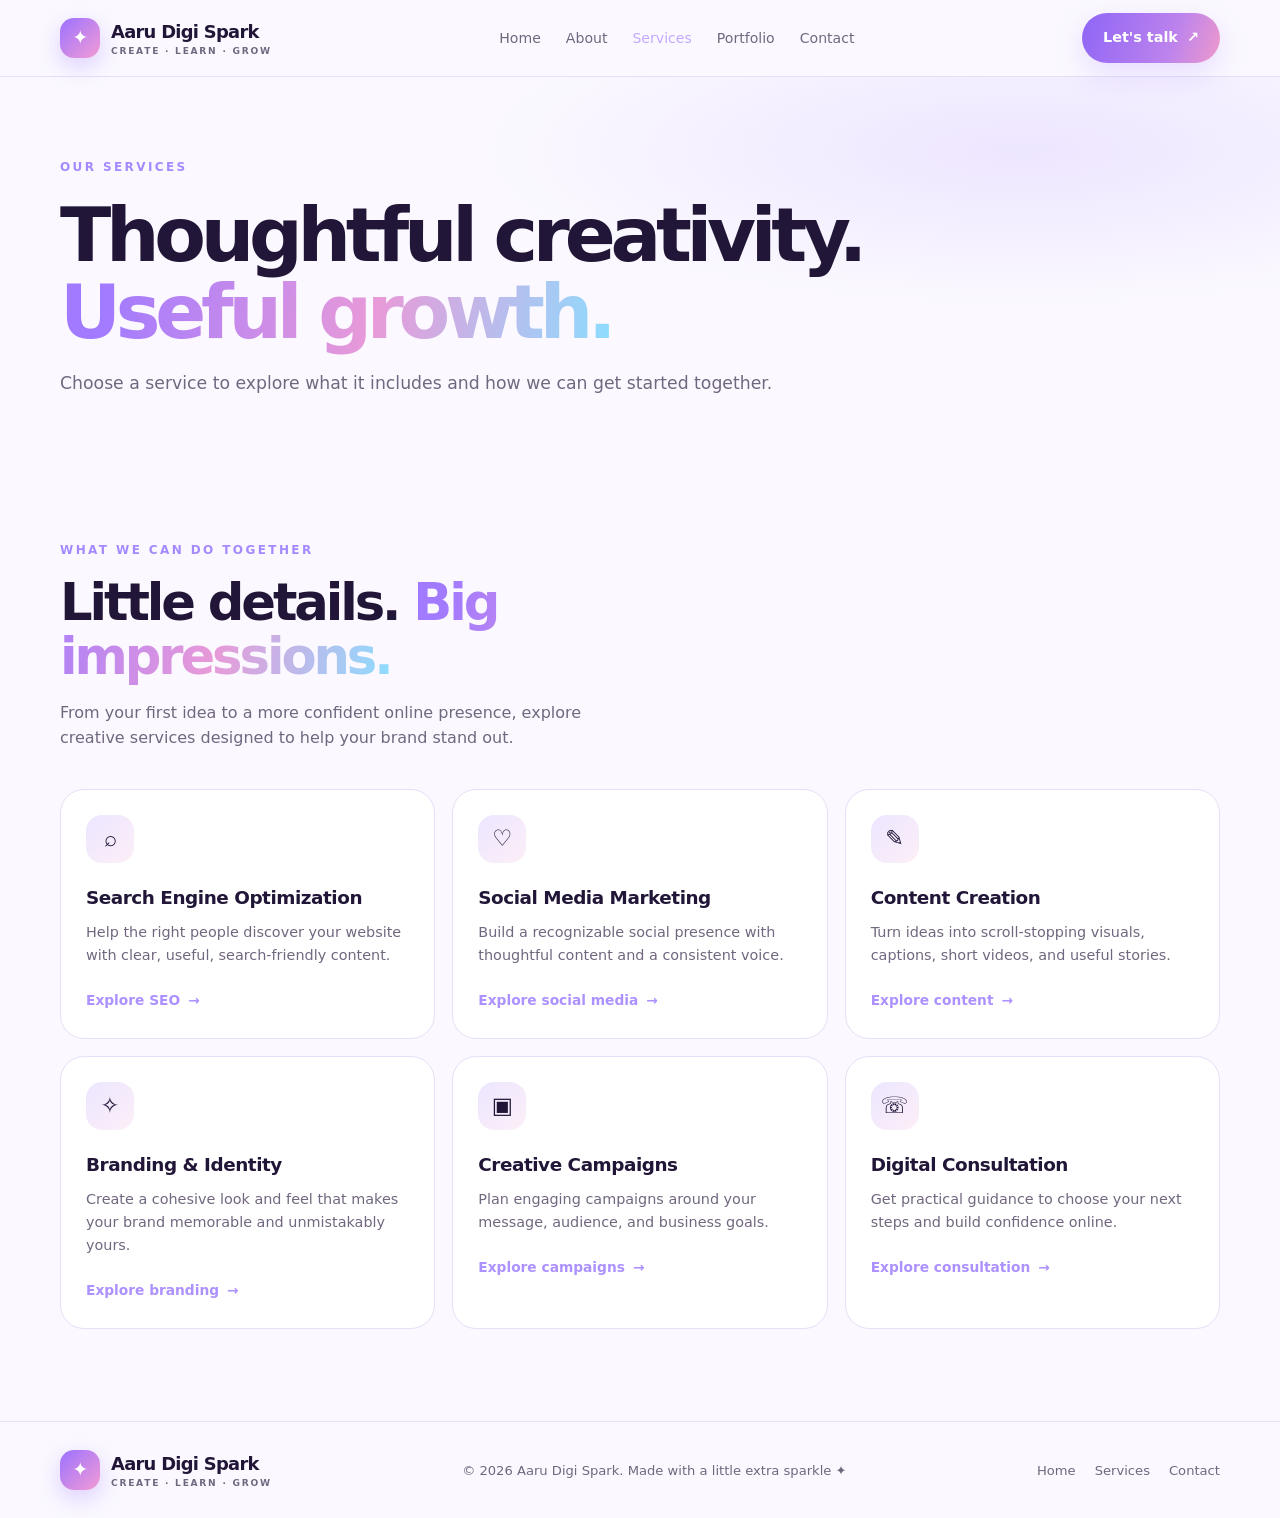
<file: services.html>
<!doctype html><html lang="en"><head><meta charset="utf-8"><meta name="viewport" content="width=device-width, initial-scale=1"><meta name="theme-color" content="#160d2d"><meta name="description" content="Aaru Digi Spark — creative digital marketing, content, SEO and branding."><title>Services | Aaru Digi Spark</title><style>
:root{color-scheme:light dark;--bg:light-dark(#fbf9ff,#100a20);--surface:light-dark(#fff,#1a1130);--surface2:light-dark(#f2edff,#24183f);--ink:light-dark(#211637,#f8f4ff);--muted:light-dark(#71677f,#bcb0d2);--line:light-dark(#e7def8,#3b2a58);--purple:#9b72ff;--purple2:#c3a9ff;--pink:#ff9bcf;--cyan:#91e6ff;--shadow:0 24px 70px #13072620}
*{box-sizing:border-box}html{scroll-behavior:smooth;scroll-padding-top:90px}body{margin:0;background:var(--bg);color:var(--ink);font-family:Inter,ui-sans-serif,system-ui,-apple-system,BlinkMacSystemFont,"Segoe UI",sans-serif;line-height:1.6}a{color:inherit;text-decoration:none}button,input,textarea,select{font:inherit}button,a{ -webkit-tap-highlight-color:transparent}.shell{overflow:hidden;min-height:100vh;background:var(--bg)}.container{width:min(1160px,calc(100% - 44px));margin:auto}.nav-wrap{position:sticky;top:0;z-index:50;background:light-dark(#fbf9ffe8,#100a20e8);backdrop-filter:blur(18px);border-bottom:1px solid var(--line)}nav{height:76px;display:flex;align-items:center;justify-content:space-between;gap:22px}.brand{display:flex;align-items:center;gap:11px;font-weight:850;letter-spacing:-.04em;font-size:1.12rem}.brand-mark{width:40px;height:40px;display:grid;place-items:center;border-radius:14px;color:#fff;background:linear-gradient(135deg,#9b72ff,#f39bd5);box-shadow:0 8px 24px #9b72ff55;font-size:1.2rem}.brand small{display:block;font-size:.57rem;letter-spacing:.19em;text-transform:uppercase;color:var(--muted);font-weight:700;margin-top:-3px}.navlinks{display:flex;align-items:center;gap:25px;color:var(--muted);font-size:.88rem}.navlinks a:hover,.navlinks a.active{color:var(--purple2)}.nav-actions{display:flex;align-items:center;gap:10px}.menu-btn{display:none;border:1px solid var(--line);background:var(--surface);color:var(--ink);border-radius:12px;padding:8px 12px;cursor:pointer}.btn{display:inline-flex;align-items:center;justify-content:center;gap:9px;border:0;border-radius:999px;padding:13px 21px;font-weight:750;font-size:.9rem;cursor:pointer;transition:transform .25s,box-shadow .25s,background .25s}.btn:hover{transform:translateY(-3px)}.btn-primary{color:#fff;background:linear-gradient(110deg,#8e65f6,#bd83ed 65%,#ee9acb);box-shadow:0 10px 30px #9b72ff38}.btn-soft{background:var(--surface2);color:var(--ink);border:1px solid var(--line)}.hero{position:relative;padding:88px 0 78px}.hero:before{content:"";position:absolute;inset:0;background:radial-gradient(ellipse at 75% 35%,#9b72ff25,transparent 34%),radial-gradient(ellipse at 90% 78%,#ff9bcf19,transparent 28%);pointer-events:none}.hero-grid{position:relative;display:grid;grid-template-columns:1.03fr .97fr;align-items:center;gap:45px}.eyebrow{display:inline-flex;align-items:center;gap:9px;padding:7px 12px;border:1px solid var(--line);background:var(--surface);border-radius:999px;color:var(--muted);font-size:.76rem;font-weight:750;letter-spacing:.04em}.dot{width:8px;height:8px;background:#b18cff;border-radius:50%;box-shadow:0 0 0 5px #9b72ff1c}.hero h1{font-size:clamp(3.1rem,6.1vw,5.6rem);line-height:.99;letter-spacing:-.075em;margin:23px 0 22px;max-width:660px}.gradient-text{background:linear-gradient(100deg,#a17aff 8%,#e89ad8 57%,#8cddff);-webkit-background-clip:text;background-clip:text;color:transparent}.hero p{font-size:1.07rem;color:var(--muted);max-width:520px;margin:0 0 28px}.hero-buttons{display:flex;gap:12px;flex-wrap:wrap}.hero-proof{display:flex;align-items:center;gap:13px;margin-top:34px;color:var(--muted);font-size:.82rem}.avatar-stack{display:flex;padding-left:4px}.avatar-stack span{width:29px;height:29px;border:2px solid var(--bg);border-radius:50%;display:grid;place-items:center;margin-left:-5px;background:linear-gradient(135deg,#d9c4ff,#ffc8e5);font-size:.85rem}.hero-art{position:relative;min-height:470px;display:grid;place-items:center}.art-glow{position:absolute;width:360px;height:360px;border-radius:50%;background:radial-gradient(circle,#b594ff48,transparent 68%);filter:blur(7px)}.orbit{position:absolute;border:1px solid #a88aff4a;border-radius:50%;transform:rotate(-22deg)}.orbit.one{width:400px;height:265px}.orbit.two{width:330px;height:430px;transform:rotate(36deg)}.spark{position:absolute;color:#e4c7ff;font-size:1.5rem;animation:twinkle 3s ease-in-out infinite}.s1{top:15%;left:19%}.s2{top:23%;right:12%;animation-delay:.8s}.s3{bottom:18%;left:16%;animation-delay:1.4s}.s4{bottom:14%;right:18%;animation-delay:.4s}.anime-card{position:relative;width:min(330px,80%);height:380px;border:1px solid #ffffff72;border-radius:48% 48% 36px 36px;background:linear-gradient(150deg,#e9d9ff,#bda4f8 48%,#7b62bd);box-shadow:0 35px 100px #8e65f64a;overflow:hidden;animation:float 6s ease-in-out infinite}.anime-card:before{content:"";position:absolute;width:230px;height:250px;top:30px;left:50%;transform:translateX(-50%);border-radius:48% 48% 44% 44%;background:linear-gradient(145deg,#41265f,#221432);clip-path:polygon(9% 0,90% 0,100% 36%,92% 72%,72% 43%,61% 26%,45% 43%,15% 70%,0 40%)}.hair-back{position:absolute;top:66px;left:calc(50% - 96px);width:192px;height:210px;border-radius:48% 48% 42% 42%;background:linear-gradient(100deg,#39204f,#6e4a9b 65%,#2e1c46);clip-path:polygon(0 0,100% 0,100% 85%,78% 100%,70% 55%,54% 83%,39% 48%,18% 100%,8% 70%)}.face{position:absolute;top:91px;left:50%;transform:translateX(-50%);width:145px;height:166px;border-radius:45% 45% 48% 48%;background:linear-gradient(130deg,#ffe1d8,#f3b9bc);box-shadow:inset -12px -8px 0 #d78ea21b}.fringe{position:absolute;top:70px;left:calc(50% - 79px);width:158px;height:94px;background:linear-gradient(120deg,#30203f,#65458c);border-radius:70% 50% 30% 30%;clip-path:polygon(0 0,100% 0,93% 52%,75% 38%,63% 92%,48% 48%,33% 78%,18% 43%,8% 65%)}.eye{position:absolute;top:165px;width:18px;height:25px;border-radius:50%;background:#342443;border:4px solid #fff5f7;box-shadow:0 0 0 1px #8c668f}.eye:after{content:"";position:absolute;top:2px;left:3px;width:5px;height:7px;border-radius:50%;background:#fff}.eye.left{left:calc(50% - 48px)}.eye.right{right:calc(50% - 48px)}.blush{position:absolute;top:196px;width:26px;height:10px;border-radius:50%;background:#ed8eae75;filter:blur(3px)}.blush.left{left:calc(50% - 66px)}.blush.right{right:calc(50% - 66px)}.neck{position:absolute;top:235px;left:calc(50% - 20px);width:40px;height:44px;background:#efb0ad;border-radius:10px}.body-art{position:absolute;top:258px;left:50%;transform:translateX(-50%);width:245px;height:170px;background:linear-gradient(120deg,#faf4ff,#c5b2ff 60%,#9075dc);clip-path:polygon(31% 0,69% 0,100% 100%,0 100%);border-radius:38px 38px 0 0}.collar{position:absolute;top:259px;left:calc(50% - 36px);width:72px;height:53px;background:#fff7ff;clip-path:polygon(0 0,50% 40%,100% 0,70% 100%,30% 100%)}.floating-pill{position:absolute;padding:12px 15px;border-radius:17px;background:light-dark(#ffffffed,#201536ed);border:1px solid var(--line);box-shadow:var(--shadow);font-size:.8rem;backdrop-filter:blur(12px);animation:float 5s ease-in-out infinite}.floating-pill strong{display:block;font-size:.92rem}.floating-pill small{color:var(--muted)}.pill-one{top:16%;right:-1%}.pill-two{bottom:12%;left:-2%;animation-delay:1.2s}.pill-icon{display:inline-grid;place-items:center;width:30px;height:30px;border-radius:10px;background:#9b72ff25;margin-right:7px}.marquee{border-top:1px solid var(--line);border-bottom:1px solid var(--line);padding:19px 0;background:var(--surface)}.marquee-inner{display:flex;justify-content:space-between;gap:24px;flex-wrap:wrap;color:var(--muted);font-size:.75rem;font-weight:800;letter-spacing:.16em;text-transform:uppercase}.marquee b{color:var(--purple2)}section{padding:92px 0}.section-head{max-width:690px;margin-bottom:38px}.section-kicker{font-size:.75rem;letter-spacing:.2em;text-transform:uppercase;font-weight:850;color:#a58aff}.section-head h2{font-size:clamp(2.2rem,4vw,3.55rem);line-height:1.06;letter-spacing:-.06em;margin:13px 0}.section-head p{color:var(--muted);font-size:1rem;max-width:590px}.services-grid{display:grid;grid-template-columns:repeat(3,1fr);gap:17px}.service-card{position:relative;padding:25px;border-radius:24px;border:1px solid var(--line);background:var(--surface);transition:transform .3s,border-color .3s,box-shadow .3s;overflow:hidden}.service-card:hover{transform:translateY(-7px);border-color:#a58aff9c;box-shadow:var(--shadow)}.service-icon{width:48px;height:48px;border-radius:16px;display:grid;place-items:center;background:linear-gradient(135deg,#a486ff35,#f2a2d52c);font-size:1.4rem;margin-bottom:20px}.service-card h3{margin:0 0 9px;font-size:1.15rem;letter-spacing:-.025em}.service-card p{margin:0 0 20px;color:var(--muted);font-size:.9rem}.text-link{display:inline-flex;align-items:center;gap:8px;color:#ad91ff;font-weight:800;font-size:.86rem}.text-link:hover{gap:13px}.about-grid{display:grid;grid-template-columns:.9fr 1.1fr;gap:60px;align-items:center}.about-visual{position:relative;min-height:400px;border-radius:30px;border:1px solid var(--line);background:radial-gradient(circle at 30% 20%,#f5b7df48,transparent 30%),radial-gradient(circle at 75% 70%,#9d80ff48,transparent 32%),var(--surface2);display:grid;place-items:center;overflow:hidden}.about-orb{width:220px;height:220px;border-radius:50%;background:linear-gradient(140deg,#f7c6e6,#a98cff 55%,#79d7ff);box-shadow:0 0 80px #a58aff4a;display:grid;place-items:center;font-size:5rem}.about-note{position:absolute;bottom:23px;right:22px;padding:15px 18px;background:var(--surface);border:1px solid var(--line);border-radius:17px;font-size:.85rem;box-shadow:var(--shadow)}.about-copy h2{font-size:clamp(2.2rem,4vw,3.4rem);line-height:1.07;letter-spacing:-.06em;margin:13px 0 20px}.about-copy p{color:var(--muted)}.check-list{display:grid;grid-template-columns:1fr 1fr;gap:13px;margin:25px 0 30px}.check{display:flex;align-items:center;gap:9px;font-size:.9rem;font-weight:650}.check span{display:grid;place-items:center;width:23px;height:23px;border-radius:50%;background:#9b72ff26;color:#b79aff;font-size:.8rem}.process-grid{display:grid;grid-template-columns:repeat(4,1fr);gap:15px}.step{padding:22px;border-top:1px solid var(--line);position:relative}.step-num{font-size:.76rem;color:#b89dff;letter-spacing:.12em;font-weight:900}.step h3{margin:14px 0 8px;font-size:1.05rem}.step p{color:var(--muted);font-size:.88rem;margin:0}.portfolio-grid{display:grid;grid-template-columns:1.1fr .9fr .9fr;gap:17px}.project{border:1px solid var(--line);border-radius:24px;overflow:hidden;background:var(--surface);transition:transform .3s}.project:hover{transform:translateY(-6px)}.project-art{height:230px;position:relative;display:grid;place-items:center;overflow:hidden}.project:nth-child(1) .project-art{background:linear-gradient(135deg,#4d317b,#bb8aff)}.project:nth-child(2) .project-art{background:linear-gradient(135deg,#f4b9da,#8e70db)}.project:nth-child(3) .project-art{background:linear-gradient(135deg,#8dddf0,#8274df)}.project-art .mock-window{width:76%;height:73%;border-radius:13px;background:#fff;color:#34234c;box-shadow:0 20px 45px #160c2e45;padding:15px;transform:rotate(-3deg)}.mock-top{display:flex;gap:4px;margin-bottom:14px}.mock-top i{width:6px;height:6px;border-radius:50%;background:#c5b3e4}.mock-heading{font-size:1.3rem;font-weight:900;line-height:1.02;letter-spacing:-.06em}.mock-line{height:5px;border-radius:4px;background:#ded3f3;margin-top:8px;width:70%}.mock-chip{display:inline-block;background:#a58aff;color:white;border-radius:20px;padding:5px 9px;font-size:.52rem;margin-top:12px}.project-info{padding:20px}.project-info h3{margin:0 0 5px;font-size:1rem}.project-info p{margin:0;color:var(--muted);font-size:.85rem}.testimonial{padding:30px;border-radius:28px;background:var(--surface2);border:1px solid var(--line);display:grid;grid-template-columns:.7fr 1.3fr;gap:30px;align-items:center}.quote-mark{font-size:4rem;line-height:1;color:#ad91ff}.testimonial blockquote{font-size:1.25rem;line-height:1.5;letter-spacing:-.025em;margin:0 0 17px}.testimonial cite{font-style:normal;color:var(--muted);font-size:.86rem}.contact-grid{display:grid;grid-template-columns:.8fr 1.2fr;gap:40px}.contact-copy h2{font-size:clamp(2.3rem,4vw,3.6rem);line-height:1.03;letter-spacing:-.06em;margin:15px 0}.contact-copy p{color:var(--muted)}.contact-detail{display:flex;align-items:center;gap:12px;margin-top:23px;font-size:.9rem}.contact-detail span{width:40px;height:40px;display:grid;place-items:center;border-radius:13px;background:var(--surface2);border:1px solid var(--line)}.contact-form{padding:27px;border:1px solid var(--line);border-radius:26px;background:var(--surface);box-shadow:var(--shadow)}.form-row{display:grid;grid-template-columns:1fr 1fr;gap:14px}.field{margin-bottom:15px}.field label{display:block;font-size:.82rem;font-weight:750;margin-bottom:7px}.field input,.field textarea,.field select{width:100%;border:1px solid var(--line);border-radius:13px;background:var(--bg);color:var(--ink);padding:13px 14px;outline:none}.field input:focus,.field textarea:focus,.field select:focus{border-color:#a58aff;box-shadow:0 0 0 3px #9b72ff20}.field textarea{min-height:125px;resize:vertical}.form-note{color:var(--muted);font-size:.76rem;margin:12px 0 0}.footer{border-top:1px solid var(--line);padding:28px 0}.footer-inner{display:flex;justify-content:space-between;gap:20px;align-items:center;flex-wrap:wrap}.footer p{color:var(--muted);font-size:.82rem;margin:0}.footer-links{display:flex;gap:19px;color:var(--muted);font-size:.82rem}.page-view{display:none;min-height:65vh}.page-view.active{display:block;animation:fadeIn .35s ease}.home-view.hidden{display:none}.service-hero{padding:82px 0 48px;background:radial-gradient(ellipse at 80% 20%,#9b72ff25,transparent 38%)}.service-hero h1{font-size:clamp(2.7rem,6vw,4.7rem);line-height:1.03;letter-spacing:-.07em;max-width:800px;margin:20px 0}.service-hero p{max-width:700px;color:var(--muted);font-size:1.08rem}.detail-layout{display:grid;grid-template-columns:1.1fr .9fr;gap:40px;padding:25px 0 90px}.detail-panel{border:1px solid var(--line);background:var(--surface);border-radius:24px;padding:26px}.detail-panel h2{margin-top:0;letter-spacing:-.04em}.detail-panel p,.detail-panel li{color:var(--muted)}.detail-panel li{margin:10px 0}.detail-mini-grid{display:grid;grid-template-columns:1fr 1fr;gap:12px}.mini{padding:17px;border-radius:16px;background:var(--surface2);border:1px solid var(--line)}.mini b{display:block;margin-bottom:5px}.mini span{color:var(--muted);font-size:.82rem}.back-link{display:inline-flex;gap:8px;color:#b69aff;font-weight:800;font-size:.9rem;margin-top:12px}.reveal{opacity:0;transform:translateY(18px);transition:opacity .7s ease,transform .7s ease}.reveal.visible{opacity:1;transform:translateY(0)}@keyframes float{0%,100%{transform:translateY(0)}50%{transform:translateY(-11px)}}@keyframes twinkle{0%,100%{opacity:.45;transform:scale(.8)}50%{opacity:1;transform:scale(1.15)}}@keyframes fadeIn{from{opacity:0;transform:translateY(8px)}to{opacity:1;transform:translateY(0)}}
@media(max-width:900px){.hero-grid,.about-grid,.contact-grid,.detail-layout{grid-template-columns:1fr}.hero{padding-top:60px}.hero-art{min-height:410px}.services-grid{grid-template-columns:repeat(2,1fr)}.process-grid{grid-template-columns:repeat(2,1fr)}.portfolio-grid{grid-template-columns:1fr 1fr}.portfolio-grid .project:first-child{grid-column:span 2}.testimonial{grid-template-columns:1fr;gap:5px}.about-visual{min-height:330px}.navlinks{gap:15px}}
@media(max-width:680px){.container{width:min(100% - 30px,1160px)}nav{height:68px}.navlinks{display:none;position:absolute;left:15px;right:15px;top:75px;padding:16px;background:var(--surface);border:1px solid var(--line);border-radius:18px;box-shadow:var(--shadow);flex-direction:column;align-items:stretch;gap:0}.navlinks.open{display:flex}.navlinks a{padding:12px 8px}.nav-actions .btn{display:none}.menu-btn{display:block}.brand{font-size:1rem}.brand-mark{width:36px;height:36px}.hero{padding:52px 0 46px}.hero h1{font-size:clamp(3rem,15vw,4.6rem)}.hero-art{min-height:380px;transform:scale(.92);margin:-10px -15px}.anime-card{height:340px;width:290px}.hero-proof{align-items:flex-start}.marquee-inner{justify-content:center;gap:14px 22px}.marquee-inner span{font-size:.66rem}section{padding:68px 0}.services-grid,.portfolio-grid{grid-template-columns:1fr}.portfolio-grid .project:first-child{grid-column:auto}.project-art{height:210px}.process-grid{grid-template-columns:1fr 1fr}.check-list{grid-template-columns:1fr}.form-row{grid-template-columns:1fr;gap:0}.contact-form{padding:19px}.testimonial{padding:23px}.testimonial blockquote{font-size:1.08rem}.footer-inner{align-items:flex-start;flex-direction:column}.pill-one{right:0}.pill-two{left:0}.detail-mini-grid{grid-template-columns:1fr 1fr}}
@media(prefers-reduced-motion:reduce){*,*::before,*::after{animation-duration:.01ms!important;animation-iteration-count:1!important;scroll-behavior:auto!important;transition-duration:.01ms!important}.reveal{opacity:1;transform:none}}

/* Separate-page navigation */
.navlinks a.active{color:var(--purple2)} .page-intro{padding:76px 0 30px;background:radial-gradient(ellipse at 80% 20%,#9b72ff25,transparent 38%)} .page-intro h1{font-size:clamp(2.7rem,6vw,4.7rem);line-height:1.03;letter-spacing:-.07em;max-width:850px;margin:18px 0}.page-intro p{max-width:720px;color:var(--muted);font-size:1.08rem}.page-body{padding:24px 0 88px}.service-detail-grid{display:grid;grid-template-columns:1.1fr .9fr;gap:24px}.service-detail-grid .detail-panel{border:1px solid var(--line);background:var(--surface);border-radius:24px;padding:26px}.service-detail-grid .detail-panel h2{margin-top:0;letter-spacing:-.04em}.service-detail-grid .detail-panel p,.service-detail-grid .detail-panel li{color:var(--muted)}.service-detail-grid .detail-panel li{margin:10px 0}.service-detail-grid .detail-mini-grid{display:grid;grid-template-columns:1fr 1fr;gap:12px}.service-detail-grid .mini{padding:17px;border-radius:16px;background:var(--surface2);border:1px solid var(--line)}.service-detail-grid .mini b{display:block;margin-bottom:5px}.service-detail-grid .mini span{color:var(--muted);font-size:.82rem}.back-link{display:inline-flex;gap:8px;color:#b69aff;font-weight:800;font-size:.9rem;margin-top:12px}@media(max-width:900px){.service-detail-grid{grid-template-columns:1fr}}</style></head><body><div class="shell" id="top"><div class="nav-wrap"><nav class="container" aria-label="Main navigation"><a class="brand" href="index.html" aria-label="Aaru Digi Spark home"><span class="brand-mark">✦</span><span>Aaru Digi Spark<small>CREATE · LEARN · GROW</small></span></a><div class="navlinks" id="navlinks"><a href="index.html">Home</a><a href="about.html">About</a><a href="services.html" class="active">Services</a><a href="portfolio.html">Portfolio</a><a href="contact.html">Contact</a></div><div class="nav-actions"><a class="btn btn-primary" href="contact.html">Let's talk <span>↗</span></a><button class="menu-btn" id="menuBtn" aria-label="Open menu" aria-expanded="false">☰</button></div></nav></div><main><div class="page-intro"><div class="container"><span class="section-kicker">OUR SERVICES</span><h1>Thoughtful creativity. <span class="gradient-text">Useful growth.</span></h1><p>Choose a service to explore what it includes and how we can get started together.</p></div></div><section id="services"><div class="container"><div class="section-head reveal"><span class="section-kicker">WHAT WE CAN DO TOGETHER</span><h2>Little details. <span class="gradient-text">Big impressions.</span></h2><p>From your first idea to a more confident online presence, explore creative services designed to help your brand stand out.</p></div><div class="services-grid">
<article class="service-card reveal"><div class="service-icon">⌕</div><h3>Search Engine Optimization</h3><p>Help the right people discover your website with clear, useful, search-friendly content.</p><a class="text-link" href="#service/seo">Explore SEO <span>→</span></a></article>
<article class="service-card reveal"><div class="service-icon">♡</div><h3>Social Media Marketing</h3><p>Build a recognizable social presence with thoughtful content and a consistent voice.</p><a class="text-link" href="#service/social-media">Explore social media <span>→</span></a></article>
<article class="service-card reveal"><div class="service-icon">✎</div><h3>Content Creation</h3><p>Turn ideas into scroll-stopping visuals, captions, short videos, and useful stories.</p><a class="text-link" href="#service/content-creation">Explore content <span>→</span></a></article>
<article class="service-card reveal"><div class="service-icon">✧</div><h3>Branding &amp; Identity</h3><p>Create a cohesive look and feel that makes your brand memorable and unmistakably yours.</p><a class="text-link" href="#service/branding">Explore branding <span>→</span></a></article>
<article class="service-card reveal"><div class="service-icon">▣</div><h3>Creative Campaigns</h3><p>Plan engaging campaigns around your message, audience, and business goals.</p><a class="text-link" href="#service/campaigns">Explore campaigns <span>→</span></a></article>
<article class="service-card reveal"><div class="service-icon">☏</div><h3>Digital Consultation</h3><p>Get practical guidance to choose your next steps and build confidence online.</p><a class="text-link" href="#service/consultation">Explore consultation <span>→</span></a></article>
</div></div></section></main><footer class="footer"><div class="container footer-inner"><a class="brand" href="index.html"><span class="brand-mark">✦</span><span>Aaru Digi Spark<small>CREATE · LEARN · GROW</small></span></a><p>© <span id="year"></span> Aaru Digi Spark. Made with a little extra sparkle ✦</p><div class="footer-links"><a href="index.html">Home</a><a href="services.html">Services</a><a href="contact.html">Contact</a></div></div></footer></div><script>
document.getElementById('menuBtn').addEventListener('click',()=>{const nav=document.getElementById('navlinks');const open=nav.classList.toggle('open');document.getElementById('menuBtn').setAttribute('aria-expanded',String(open));});document.getElementById('year').textContent=new Date().getFullYear();const observer=new IntersectionObserver(entries=>entries.forEach(entry=>{if(entry.isIntersecting){entry.target.classList.add('visible');observer.unobserve(entry.target);}}),{threshold:.12});document.querySelectorAll('.reveal').forEach(el=>observer.observe(el));
</script></body></html>
</file>
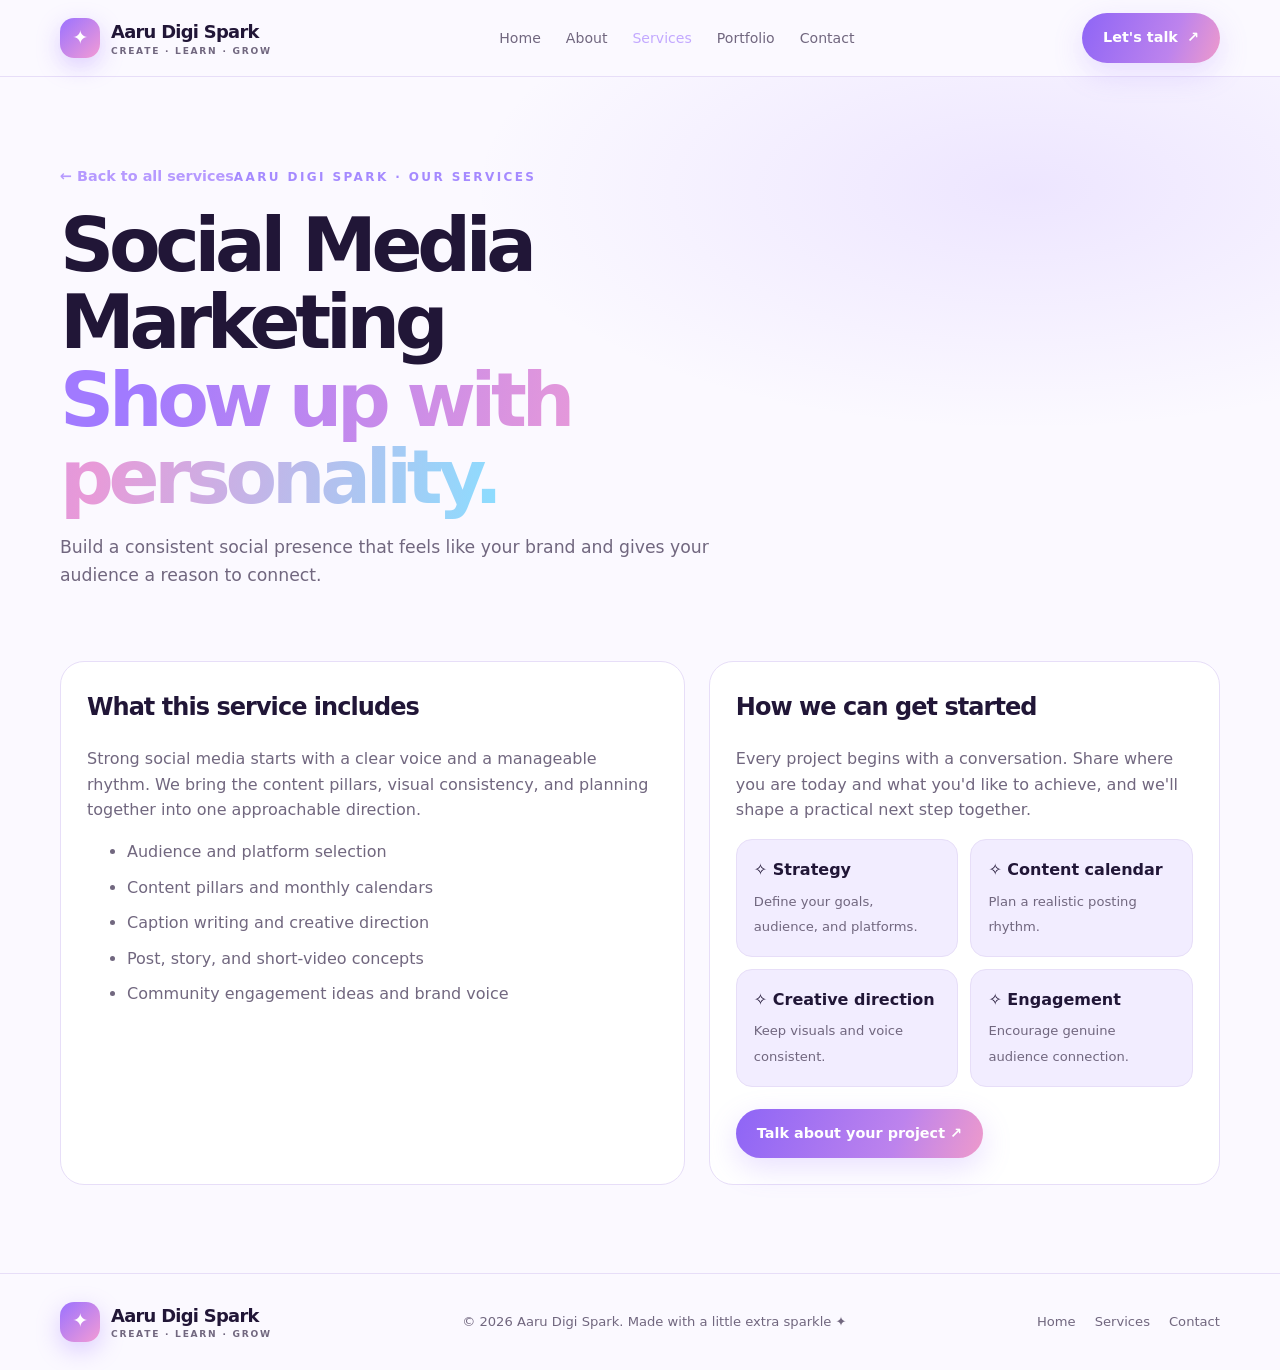
<file: social-media.html>
<!doctype html><html lang="en"><head><meta charset="utf-8"><meta name="viewport" content="width=device-width, initial-scale=1"><meta name="theme-color" content="#160d2d"><meta name="description" content="Aaru Digi Spark — creative digital marketing, content, SEO and branding."><title>Social Media Marketing | Aaru Digi Spark</title><style>
:root{color-scheme:light dark;--bg:light-dark(#fbf9ff,#100a20);--surface:light-dark(#fff,#1a1130);--surface2:light-dark(#f2edff,#24183f);--ink:light-dark(#211637,#f8f4ff);--muted:light-dark(#71677f,#bcb0d2);--line:light-dark(#e7def8,#3b2a58);--purple:#9b72ff;--purple2:#c3a9ff;--pink:#ff9bcf;--cyan:#91e6ff;--shadow:0 24px 70px #13072620}
*{box-sizing:border-box}html{scroll-behavior:smooth;scroll-padding-top:90px}body{margin:0;background:var(--bg);color:var(--ink);font-family:Inter,ui-sans-serif,system-ui,-apple-system,BlinkMacSystemFont,"Segoe UI",sans-serif;line-height:1.6}a{color:inherit;text-decoration:none}button,input,textarea,select{font:inherit}button,a{ -webkit-tap-highlight-color:transparent}.shell{overflow:hidden;min-height:100vh;background:var(--bg)}.container{width:min(1160px,calc(100% - 44px));margin:auto}.nav-wrap{position:sticky;top:0;z-index:50;background:light-dark(#fbf9ffe8,#100a20e8);backdrop-filter:blur(18px);border-bottom:1px solid var(--line)}nav{height:76px;display:flex;align-items:center;justify-content:space-between;gap:22px}.brand{display:flex;align-items:center;gap:11px;font-weight:850;letter-spacing:-.04em;font-size:1.12rem}.brand-mark{width:40px;height:40px;display:grid;place-items:center;border-radius:14px;color:#fff;background:linear-gradient(135deg,#9b72ff,#f39bd5);box-shadow:0 8px 24px #9b72ff55;font-size:1.2rem}.brand small{display:block;font-size:.57rem;letter-spacing:.19em;text-transform:uppercase;color:var(--muted);font-weight:700;margin-top:-3px}.navlinks{display:flex;align-items:center;gap:25px;color:var(--muted);font-size:.88rem}.navlinks a:hover,.navlinks a.active{color:var(--purple2)}.nav-actions{display:flex;align-items:center;gap:10px}.menu-btn{display:none;border:1px solid var(--line);background:var(--surface);color:var(--ink);border-radius:12px;padding:8px 12px;cursor:pointer}.btn{display:inline-flex;align-items:center;justify-content:center;gap:9px;border:0;border-radius:999px;padding:13px 21px;font-weight:750;font-size:.9rem;cursor:pointer;transition:transform .25s,box-shadow .25s,background .25s}.btn:hover{transform:translateY(-3px)}.btn-primary{color:#fff;background:linear-gradient(110deg,#8e65f6,#bd83ed 65%,#ee9acb);box-shadow:0 10px 30px #9b72ff38}.btn-soft{background:var(--surface2);color:var(--ink);border:1px solid var(--line)}.hero{position:relative;padding:88px 0 78px}.hero:before{content:"";position:absolute;inset:0;background:radial-gradient(ellipse at 75% 35%,#9b72ff25,transparent 34%),radial-gradient(ellipse at 90% 78%,#ff9bcf19,transparent 28%);pointer-events:none}.hero-grid{position:relative;display:grid;grid-template-columns:1.03fr .97fr;align-items:center;gap:45px}.eyebrow{display:inline-flex;align-items:center;gap:9px;padding:7px 12px;border:1px solid var(--line);background:var(--surface);border-radius:999px;color:var(--muted);font-size:.76rem;font-weight:750;letter-spacing:.04em}.dot{width:8px;height:8px;background:#b18cff;border-radius:50%;box-shadow:0 0 0 5px #9b72ff1c}.hero h1{font-size:clamp(3.1rem,6.1vw,5.6rem);line-height:.99;letter-spacing:-.075em;margin:23px 0 22px;max-width:660px}.gradient-text{background:linear-gradient(100deg,#a17aff 8%,#e89ad8 57%,#8cddff);-webkit-background-clip:text;background-clip:text;color:transparent}.hero p{font-size:1.07rem;color:var(--muted);max-width:520px;margin:0 0 28px}.hero-buttons{display:flex;gap:12px;flex-wrap:wrap}.hero-proof{display:flex;align-items:center;gap:13px;margin-top:34px;color:var(--muted);font-size:.82rem}.avatar-stack{display:flex;padding-left:4px}.avatar-stack span{width:29px;height:29px;border:2px solid var(--bg);border-radius:50%;display:grid;place-items:center;margin-left:-5px;background:linear-gradient(135deg,#d9c4ff,#ffc8e5);font-size:.85rem}.hero-art{position:relative;min-height:470px;display:grid;place-items:center}.art-glow{position:absolute;width:360px;height:360px;border-radius:50%;background:radial-gradient(circle,#b594ff48,transparent 68%);filter:blur(7px)}.orbit{position:absolute;border:1px solid #a88aff4a;border-radius:50%;transform:rotate(-22deg)}.orbit.one{width:400px;height:265px}.orbit.two{width:330px;height:430px;transform:rotate(36deg)}.spark{position:absolute;color:#e4c7ff;font-size:1.5rem;animation:twinkle 3s ease-in-out infinite}.s1{top:15%;left:19%}.s2{top:23%;right:12%;animation-delay:.8s}.s3{bottom:18%;left:16%;animation-delay:1.4s}.s4{bottom:14%;right:18%;animation-delay:.4s}.anime-card{position:relative;width:min(330px,80%);height:380px;border:1px solid #ffffff72;border-radius:48% 48% 36px 36px;background:linear-gradient(150deg,#e9d9ff,#bda4f8 48%,#7b62bd);box-shadow:0 35px 100px #8e65f64a;overflow:hidden;animation:float 6s ease-in-out infinite}.anime-card:before{content:"";position:absolute;width:230px;height:250px;top:30px;left:50%;transform:translateX(-50%);border-radius:48% 48% 44% 44%;background:linear-gradient(145deg,#41265f,#221432);clip-path:polygon(9% 0,90% 0,100% 36%,92% 72%,72% 43%,61% 26%,45% 43%,15% 70%,0 40%)}.hair-back{position:absolute;top:66px;left:calc(50% - 96px);width:192px;height:210px;border-radius:48% 48% 42% 42%;background:linear-gradient(100deg,#39204f,#6e4a9b 65%,#2e1c46);clip-path:polygon(0 0,100% 0,100% 85%,78% 100%,70% 55%,54% 83%,39% 48%,18% 100%,8% 70%)}.face{position:absolute;top:91px;left:50%;transform:translateX(-50%);width:145px;height:166px;border-radius:45% 45% 48% 48%;background:linear-gradient(130deg,#ffe1d8,#f3b9bc);box-shadow:inset -12px -8px 0 #d78ea21b}.fringe{position:absolute;top:70px;left:calc(50% - 79px);width:158px;height:94px;background:linear-gradient(120deg,#30203f,#65458c);border-radius:70% 50% 30% 30%;clip-path:polygon(0 0,100% 0,93% 52%,75% 38%,63% 92%,48% 48%,33% 78%,18% 43%,8% 65%)}.eye{position:absolute;top:165px;width:18px;height:25px;border-radius:50%;background:#342443;border:4px solid #fff5f7;box-shadow:0 0 0 1px #8c668f}.eye:after{content:"";position:absolute;top:2px;left:3px;width:5px;height:7px;border-radius:50%;background:#fff}.eye.left{left:calc(50% - 48px)}.eye.right{right:calc(50% - 48px)}.blush{position:absolute;top:196px;width:26px;height:10px;border-radius:50%;background:#ed8eae75;filter:blur(3px)}.blush.left{left:calc(50% - 66px)}.blush.right{right:calc(50% - 66px)}.neck{position:absolute;top:235px;left:calc(50% - 20px);width:40px;height:44px;background:#efb0ad;border-radius:10px}.body-art{position:absolute;top:258px;left:50%;transform:translateX(-50%);width:245px;height:170px;background:linear-gradient(120deg,#faf4ff,#c5b2ff 60%,#9075dc);clip-path:polygon(31% 0,69% 0,100% 100%,0 100%);border-radius:38px 38px 0 0}.collar{position:absolute;top:259px;left:calc(50% - 36px);width:72px;height:53px;background:#fff7ff;clip-path:polygon(0 0,50% 40%,100% 0,70% 100%,30% 100%)}.floating-pill{position:absolute;padding:12px 15px;border-radius:17px;background:light-dark(#ffffffed,#201536ed);border:1px solid var(--line);box-shadow:var(--shadow);font-size:.8rem;backdrop-filter:blur(12px);animation:float 5s ease-in-out infinite}.floating-pill strong{display:block;font-size:.92rem}.floating-pill small{color:var(--muted)}.pill-one{top:16%;right:-1%}.pill-two{bottom:12%;left:-2%;animation-delay:1.2s}.pill-icon{display:inline-grid;place-items:center;width:30px;height:30px;border-radius:10px;background:#9b72ff25;margin-right:7px}.marquee{border-top:1px solid var(--line);border-bottom:1px solid var(--line);padding:19px 0;background:var(--surface)}.marquee-inner{display:flex;justify-content:space-between;gap:24px;flex-wrap:wrap;color:var(--muted);font-size:.75rem;font-weight:800;letter-spacing:.16em;text-transform:uppercase}.marquee b{color:var(--purple2)}section{padding:92px 0}.section-head{max-width:690px;margin-bottom:38px}.section-kicker{font-size:.75rem;letter-spacing:.2em;text-transform:uppercase;font-weight:850;color:#a58aff}.section-head h2{font-size:clamp(2.2rem,4vw,3.55rem);line-height:1.06;letter-spacing:-.06em;margin:13px 0}.section-head p{color:var(--muted);font-size:1rem;max-width:590px}.services-grid{display:grid;grid-template-columns:repeat(3,1fr);gap:17px}.service-card{position:relative;padding:25px;border-radius:24px;border:1px solid var(--line);background:var(--surface);transition:transform .3s,border-color .3s,box-shadow .3s;overflow:hidden}.service-card:hover{transform:translateY(-7px);border-color:#a58aff9c;box-shadow:var(--shadow)}.service-icon{width:48px;height:48px;border-radius:16px;display:grid;place-items:center;background:linear-gradient(135deg,#a486ff35,#f2a2d52c);font-size:1.4rem;margin-bottom:20px}.service-card h3{margin:0 0 9px;font-size:1.15rem;letter-spacing:-.025em}.service-card p{margin:0 0 20px;color:var(--muted);font-size:.9rem}.text-link{display:inline-flex;align-items:center;gap:8px;color:#ad91ff;font-weight:800;font-size:.86rem}.text-link:hover{gap:13px}.about-grid{display:grid;grid-template-columns:.9fr 1.1fr;gap:60px;align-items:center}.about-visual{position:relative;min-height:400px;border-radius:30px;border:1px solid var(--line);background:radial-gradient(circle at 30% 20%,#f5b7df48,transparent 30%),radial-gradient(circle at 75% 70%,#9d80ff48,transparent 32%),var(--surface2);display:grid;place-items:center;overflow:hidden}.about-orb{width:220px;height:220px;border-radius:50%;background:linear-gradient(140deg,#f7c6e6,#a98cff 55%,#79d7ff);box-shadow:0 0 80px #a58aff4a;display:grid;place-items:center;font-size:5rem}.about-note{position:absolute;bottom:23px;right:22px;padding:15px 18px;background:var(--surface);border:1px solid var(--line);border-radius:17px;font-size:.85rem;box-shadow:var(--shadow)}.about-copy h2{font-size:clamp(2.2rem,4vw,3.4rem);line-height:1.07;letter-spacing:-.06em;margin:13px 0 20px}.about-copy p{color:var(--muted)}.check-list{display:grid;grid-template-columns:1fr 1fr;gap:13px;margin:25px 0 30px}.check{display:flex;align-items:center;gap:9px;font-size:.9rem;font-weight:650}.check span{display:grid;place-items:center;width:23px;height:23px;border-radius:50%;background:#9b72ff26;color:#b79aff;font-size:.8rem}.process-grid{display:grid;grid-template-columns:repeat(4,1fr);gap:15px}.step{padding:22px;border-top:1px solid var(--line);position:relative}.step-num{font-size:.76rem;color:#b89dff;letter-spacing:.12em;font-weight:900}.step h3{margin:14px 0 8px;font-size:1.05rem}.step p{color:var(--muted);font-size:.88rem;margin:0}.portfolio-grid{display:grid;grid-template-columns:1.1fr .9fr .9fr;gap:17px}.project{border:1px solid var(--line);border-radius:24px;overflow:hidden;background:var(--surface);transition:transform .3s}.project:hover{transform:translateY(-6px)}.project-art{height:230px;position:relative;display:grid;place-items:center;overflow:hidden}.project:nth-child(1) .project-art{background:linear-gradient(135deg,#4d317b,#bb8aff)}.project:nth-child(2) .project-art{background:linear-gradient(135deg,#f4b9da,#8e70db)}.project:nth-child(3) .project-art{background:linear-gradient(135deg,#8dddf0,#8274df)}.project-art .mock-window{width:76%;height:73%;border-radius:13px;background:#fff;color:#34234c;box-shadow:0 20px 45px #160c2e45;padding:15px;transform:rotate(-3deg)}.mock-top{display:flex;gap:4px;margin-bottom:14px}.mock-top i{width:6px;height:6px;border-radius:50%;background:#c5b3e4}.mock-heading{font-size:1.3rem;font-weight:900;line-height:1.02;letter-spacing:-.06em}.mock-line{height:5px;border-radius:4px;background:#ded3f3;margin-top:8px;width:70%}.mock-chip{display:inline-block;background:#a58aff;color:white;border-radius:20px;padding:5px 9px;font-size:.52rem;margin-top:12px}.project-info{padding:20px}.project-info h3{margin:0 0 5px;font-size:1rem}.project-info p{margin:0;color:var(--muted);font-size:.85rem}.testimonial{padding:30px;border-radius:28px;background:var(--surface2);border:1px solid var(--line);display:grid;grid-template-columns:.7fr 1.3fr;gap:30px;align-items:center}.quote-mark{font-size:4rem;line-height:1;color:#ad91ff}.testimonial blockquote{font-size:1.25rem;line-height:1.5;letter-spacing:-.025em;margin:0 0 17px}.testimonial cite{font-style:normal;color:var(--muted);font-size:.86rem}.contact-grid{display:grid;grid-template-columns:.8fr 1.2fr;gap:40px}.contact-copy h2{font-size:clamp(2.3rem,4vw,3.6rem);line-height:1.03;letter-spacing:-.06em;margin:15px 0}.contact-copy p{color:var(--muted)}.contact-detail{display:flex;align-items:center;gap:12px;margin-top:23px;font-size:.9rem}.contact-detail span{width:40px;height:40px;display:grid;place-items:center;border-radius:13px;background:var(--surface2);border:1px solid var(--line)}.contact-form{padding:27px;border:1px solid var(--line);border-radius:26px;background:var(--surface);box-shadow:var(--shadow)}.form-row{display:grid;grid-template-columns:1fr 1fr;gap:14px}.field{margin-bottom:15px}.field label{display:block;font-size:.82rem;font-weight:750;margin-bottom:7px}.field input,.field textarea,.field select{width:100%;border:1px solid var(--line);border-radius:13px;background:var(--bg);color:var(--ink);padding:13px 14px;outline:none}.field input:focus,.field textarea:focus,.field select:focus{border-color:#a58aff;box-shadow:0 0 0 3px #9b72ff20}.field textarea{min-height:125px;resize:vertical}.form-note{color:var(--muted);font-size:.76rem;margin:12px 0 0}.footer{border-top:1px solid var(--line);padding:28px 0}.footer-inner{display:flex;justify-content:space-between;gap:20px;align-items:center;flex-wrap:wrap}.footer p{color:var(--muted);font-size:.82rem;margin:0}.footer-links{display:flex;gap:19px;color:var(--muted);font-size:.82rem}.page-view{display:none;min-height:65vh}.page-view.active{display:block;animation:fadeIn .35s ease}.home-view.hidden{display:none}.service-hero{padding:82px 0 48px;background:radial-gradient(ellipse at 80% 20%,#9b72ff25,transparent 38%)}.service-hero h1{font-size:clamp(2.7rem,6vw,4.7rem);line-height:1.03;letter-spacing:-.07em;max-width:800px;margin:20px 0}.service-hero p{max-width:700px;color:var(--muted);font-size:1.08rem}.detail-layout{display:grid;grid-template-columns:1.1fr .9fr;gap:40px;padding:25px 0 90px}.detail-panel{border:1px solid var(--line);background:var(--surface);border-radius:24px;padding:26px}.detail-panel h2{margin-top:0;letter-spacing:-.04em}.detail-panel p,.detail-panel li{color:var(--muted)}.detail-panel li{margin:10px 0}.detail-mini-grid{display:grid;grid-template-columns:1fr 1fr;gap:12px}.mini{padding:17px;border-radius:16px;background:var(--surface2);border:1px solid var(--line)}.mini b{display:block;margin-bottom:5px}.mini span{color:var(--muted);font-size:.82rem}.back-link{display:inline-flex;gap:8px;color:#b69aff;font-weight:800;font-size:.9rem;margin-top:12px}.reveal{opacity:0;transform:translateY(18px);transition:opacity .7s ease,transform .7s ease}.reveal.visible{opacity:1;transform:translateY(0)}@keyframes float{0%,100%{transform:translateY(0)}50%{transform:translateY(-11px)}}@keyframes twinkle{0%,100%{opacity:.45;transform:scale(.8)}50%{opacity:1;transform:scale(1.15)}}@keyframes fadeIn{from{opacity:0;transform:translateY(8px)}to{opacity:1;transform:translateY(0)}}
@media(max-width:900px){.hero-grid,.about-grid,.contact-grid,.detail-layout{grid-template-columns:1fr}.hero{padding-top:60px}.hero-art{min-height:410px}.services-grid{grid-template-columns:repeat(2,1fr)}.process-grid{grid-template-columns:repeat(2,1fr)}.portfolio-grid{grid-template-columns:1fr 1fr}.portfolio-grid .project:first-child{grid-column:span 2}.testimonial{grid-template-columns:1fr;gap:5px}.about-visual{min-height:330px}.navlinks{gap:15px}}
@media(max-width:680px){.container{width:min(100% - 30px,1160px)}nav{height:68px}.navlinks{display:none;position:absolute;left:15px;right:15px;top:75px;padding:16px;background:var(--surface);border:1px solid var(--line);border-radius:18px;box-shadow:var(--shadow);flex-direction:column;align-items:stretch;gap:0}.navlinks.open{display:flex}.navlinks a{padding:12px 8px}.nav-actions .btn{display:none}.menu-btn{display:block}.brand{font-size:1rem}.brand-mark{width:36px;height:36px}.hero{padding:52px 0 46px}.hero h1{font-size:clamp(3rem,15vw,4.6rem)}.hero-art{min-height:380px;transform:scale(.92);margin:-10px -15px}.anime-card{height:340px;width:290px}.hero-proof{align-items:flex-start}.marquee-inner{justify-content:center;gap:14px 22px}.marquee-inner span{font-size:.66rem}section{padding:68px 0}.services-grid,.portfolio-grid{grid-template-columns:1fr}.portfolio-grid .project:first-child{grid-column:auto}.project-art{height:210px}.process-grid{grid-template-columns:1fr 1fr}.check-list{grid-template-columns:1fr}.form-row{grid-template-columns:1fr;gap:0}.contact-form{padding:19px}.testimonial{padding:23px}.testimonial blockquote{font-size:1.08rem}.footer-inner{align-items:flex-start;flex-direction:column}.pill-one{right:0}.pill-two{left:0}.detail-mini-grid{grid-template-columns:1fr 1fr}}
@media(prefers-reduced-motion:reduce){*,*::before,*::after{animation-duration:.01ms!important;animation-iteration-count:1!important;scroll-behavior:auto!important;transition-duration:.01ms!important}.reveal{opacity:1;transform:none}}

/* Separate-page navigation */
.navlinks a.active{color:var(--purple2)} .page-intro{padding:76px 0 30px;background:radial-gradient(ellipse at 80% 20%,#9b72ff25,transparent 38%)} .page-intro h1{font-size:clamp(2.7rem,6vw,4.7rem);line-height:1.03;letter-spacing:-.07em;max-width:850px;margin:18px 0}.page-intro p{max-width:720px;color:var(--muted);font-size:1.08rem}.page-body{padding:24px 0 88px}.service-detail-grid{display:grid;grid-template-columns:1.1fr .9fr;gap:24px}.service-detail-grid .detail-panel{border:1px solid var(--line);background:var(--surface);border-radius:24px;padding:26px}.service-detail-grid .detail-panel h2{margin-top:0;letter-spacing:-.04em}.service-detail-grid .detail-panel p,.service-detail-grid .detail-panel li{color:var(--muted)}.service-detail-grid .detail-panel li{margin:10px 0}.service-detail-grid .detail-mini-grid{display:grid;grid-template-columns:1fr 1fr;gap:12px}.service-detail-grid .mini{padding:17px;border-radius:16px;background:var(--surface2);border:1px solid var(--line)}.service-detail-grid .mini b{display:block;margin-bottom:5px}.service-detail-grid .mini span{color:var(--muted);font-size:.82rem}.back-link{display:inline-flex;gap:8px;color:#b69aff;font-weight:800;font-size:.9rem;margin-top:12px}@media(max-width:900px){.service-detail-grid{grid-template-columns:1fr}}</style></head><body><div class="shell" id="top"><div class="nav-wrap"><nav class="container" aria-label="Main navigation"><a class="brand" href="index.html" aria-label="Aaru Digi Spark home"><span class="brand-mark">✦</span><span>Aaru Digi Spark<small>CREATE · LEARN · GROW</small></span></a><div class="navlinks" id="navlinks"><a href="index.html">Home</a><a href="about.html">About</a><a href="services.html" class="active">Services</a><a href="portfolio.html">Portfolio</a><a href="contact.html">Contact</a></div><div class="nav-actions"><a class="btn btn-primary" href="contact.html">Let's talk <span>↗</span></a><button class="menu-btn" id="menuBtn" aria-label="Open menu" aria-expanded="false">☰</button></div></nav></div><main><div class="page-intro"><div class="container"><a class="back-link" href="services.html">← Back to all services</a><span class="section-kicker">AARU DIGI SPARK · OUR SERVICES</span><h1>Social Media Marketing<br><span class="gradient-text">Show up with personality.</span></h1><p>Build a consistent social presence that feels like your brand and gives your audience a reason to connect.</p></div></div><section class="page-body"><div class="container service-detail-grid"><div class="detail-panel"><h2>What this service includes</h2><p>Strong social media starts with a clear voice and a manageable rhythm. We bring the content pillars, visual consistency, and planning together into one approachable direction.</p><ul><li>Audience and platform selection</li><li>Content pillars and monthly calendars</li><li>Caption writing and creative direction</li><li>Post, story, and short-video concepts</li><li>Community engagement ideas and brand voice</li></ul></div><div class="detail-panel"><h2>How we can get started</h2><p>Every project begins with a conversation. Share where you are today and what you'd like to achieve, and we'll shape a practical next step together.</p><div class="detail-mini-grid"><div class="mini"><b>✧ Strategy</b><span>Define your goals, audience, and platforms.</span></div><div class="mini"><b>✧ Content calendar</b><span>Plan a realistic posting rhythm.</span></div><div class="mini"><b>✧ Creative direction</b><span>Keep visuals and voice consistent.</span></div><div class="mini"><b>✧ Engagement</b><span>Encourage genuine audience connection.</span></div></div><a class="btn btn-primary" style="margin-top:22px" href="contact.html">Talk about your project ↗</a></div></div></section></main><footer class="footer"><div class="container footer-inner"><a class="brand" href="index.html"><span class="brand-mark">✦</span><span>Aaru Digi Spark<small>CREATE · LEARN · GROW</small></span></a><p>© <span id="year"></span> Aaru Digi Spark. Made with a little extra sparkle ✦</p><div class="footer-links"><a href="index.html">Home</a><a href="services.html">Services</a><a href="contact.html">Contact</a></div></div></footer></div><script>
document.getElementById('menuBtn').addEventListener('click',()=>{const nav=document.getElementById('navlinks');const open=nav.classList.toggle('open');document.getElementById('menuBtn').setAttribute('aria-expanded',String(open));});document.getElementById('year').textContent=new Date().getFullYear();const observer=new IntersectionObserver(entries=>entries.forEach(entry=>{if(entry.isIntersecting){entry.target.classList.add('visible');observer.unobserve(entry.target);}}),{threshold:.12});document.querySelectorAll('.reveal').forEach(el=>observer.observe(el));
</script></body></html>
</file>
<file: style.css>
:root{
  --ink:#3a2147;--muted:#7a6585;--pink:#ff7eb6;--rose:#e0455a;--gold:#f2b441;--sky:#8fb8ff;--lav:#c9b6ff;
  --glass:rgba(255,255,255,.62);--line:rgba(255,126,182,.35);
  --serif:"Shippori Mincho",Georgia,serif;--sans:"Zen Maru Gothic",system-ui,sans-serif;
}
*{box-sizing:border-box}html{scroll-behavior:smooth}
body{margin:0;color:var(--ink);font:16px/1.7 var(--sans);background:linear-gradient(180deg,#ffd9ec 0%,#e3dcff 38%,#d3e6ff 62%,#fff1e2 100%) fixed;min-height:100vh;overflow-x:hidden}
h1,h2,h3{font-family:var(--serif);font-weight:700;line-height:1.15;margin:0 0 .4em;letter-spacing:.01em}
p{color:var(--muted);margin:0 0 1em}a{color:inherit}

/* Dreamy sky */
.sky{position:fixed;inset:0;z-index:0;overflow:hidden;pointer-events:none}
.sun{position:absolute;right:12%;top:9%;width:230px;height:230px;border-radius:50%;background:radial-gradient(circle,#fff6d8 0%,#ffe2a8 40%,rgba(255,200,150,0) 70%);filter:blur(2px);animation:pulse 7s ease-in-out infinite}
@keyframes pulse{50%{transform:scale(1.08);opacity:.85}}
.cloud{position:absolute;height:60px;width:200px;border-radius:60px;background:rgba(255,255,255,.7);filter:blur(1px);animation:drift linear infinite}
.cloud::before,.cloud::after{content:"";position:absolute;background:inherit;border-radius:50%}
.cloud::before{width:90px;height:90px;left:26px;top:-42px}.cloud::after{width:64px;height:64px;left:98px;top:-26px}
.c1{top:16%;left:-240px;animation-duration:70s}
.c2{top:46%;left:-240px;animation-duration:95s;animation-delay:-35s;transform:scale(.8);opacity:.8}
.c3{top:72%;left:-240px;animation-duration:120s;animation-delay:-70s;transform:scale(1.2);opacity:.6}
@keyframes drift{to{translate:calc(100vw + 480px) 0}}
#spice-fx{position:fixed;inset:0;width:100%;height:100%;pointer-events:none;z-index:1}
header,main,footer{position:relative;z-index:2}

/* Header */
header{position:sticky;top:0;z-index:20;background:rgba(255,255,255,.55);backdrop-filter:blur(14px);-webkit-backdrop-filter:blur(14px);border-bottom:1px solid var(--line)}
.nav{max-width:1100px;margin:auto;padding:14px 24px;display:flex;justify-content:space-between;align-items:center}
.brand{font-family:var(--serif);font-size:1.5rem;font-weight:700;text-decoration:none}
.brand em{font-style:normal;background:linear-gradient(90deg,var(--pink),var(--gold));-webkit-background-clip:text;background-clip:text;-webkit-text-fill-color:transparent}
.flower{color:var(--pink);display:inline-block;animation:spin 14s linear infinite}
@keyframes spin{to{transform:rotate(360deg)}}
#links{display:flex;gap:6px;list-style:none;margin:0;padding:0;align-items:center}
#links a{padding:8px 15px;text-decoration:none;font-weight:500;font-size:.92rem;border-radius:99px;transition:background .25s}
#links a:hover{background:rgba(255,126,182,.2)}
#links .cta{background:linear-gradient(135deg,var(--pink),var(--rose));color:#fff;box-shadow:0 6px 18px rgba(224,69,90,.35)}
.menu{display:none;background:rgba(255,255,255,.7);border:1px solid var(--line);border-radius:12px;width:42px;height:42px;font-size:1.1rem}

/* Hero */
.hero{max-width:1100px;margin:auto;padding:70px 24px 60px;display:grid;grid-template-columns:1.1fr .9fr;gap:40px;align-items:center}
.kicker{font-size:.82rem;font-weight:700;letter-spacing:.16em;text-transform:uppercase;color:var(--rose)}
.spark{font-style:normal;color:var(--gold);display:inline-block;animation:tw 2.4s ease-in-out infinite}.s2{animation-delay:-1.2s}
@keyframes tw{50%{transform:scale(1.5) rotate(20deg);opacity:.5}}
.hero h1{font-size:clamp(2.7rem,6vw,4.8rem);margin:.25em 0 .3em;text-shadow:0 2px 0 rgba(255,255,255,.8)}
.hero h1 em{font-style:normal;background:linear-gradient(90deg,var(--pink),var(--gold),var(--sky),var(--pink));background-size:250% 100%;-webkit-background-clip:text;background-clip:text;-webkit-text-fill-color:transparent;animation:shimmer 7s linear infinite;filter:drop-shadow(0 3px 0 rgba(255,255,255,.7))}
@keyframes shimmer{to{background-position:-250% 0}}
.hero p{font-size:1.1rem;max-width:46ch}
.actions{display:flex;gap:12px;flex-wrap:wrap}

/* Glossy buttons */
.btn{position:relative;display:inline-block;padding:14px 30px;border-radius:99px;font-weight:700;text-decoration:none;transition:transform .25s,box-shadow .25s;overflow:hidden}
.btn::after{content:"";position:absolute;top:0;left:-80%;width:50%;height:100%;background:linear-gradient(100deg,transparent,rgba(255,255,255,.7),transparent);transform:skewX(-20deg);transition:left .6s}
.btn:hover{transform:translateY(-3px) scale(1.03)}.btn:hover::after{left:140%}
.btn span{position:relative;z-index:1}
.primary{background:linear-gradient(135deg,var(--pink),var(--rose));color:#fff;box-shadow:0 10px 26px rgba(224,69,90,.4),inset 0 2px 0 rgba(255,255,255,.5)}
.ghost{background:rgba(255,255,255,.7);border:2px solid var(--pink);color:var(--rose)}
.wa{background:linear-gradient(135deg,#5ee08a,#25d366);color:#06361a;box-shadow:0 10px 26px rgba(37,211,102,.4),inset 0 2px 0 rgba(255,255,255,.55)}

/* Anime cel-shaded bowls */
.hero-art{position:relative;height:390px;transition:transform .25s ease-out;will-change:transform}
.bowl{position:absolute;border-radius:50%;animation:float 6s ease-in-out infinite;border:3px solid rgba(255,255,255,.9)}
.bowl::before{content:"";position:absolute;left:16%;top:12%;width:34%;height:22%;border-radius:50%;background:rgba(255,255,255,.85);transform:rotate(-30deg)}
.bowl::after{content:"";position:absolute;left:50%;top:-34px;width:40px;height:62px;transform:translateX(-50%);background:radial-gradient(ellipse,rgba(255,255,255,.8),transparent 70%);filter:blur(8px);animation:steam 3.5s ease-out infinite}
.b1{width:220px;height:220px;left:8%;top:5%;background:radial-gradient(circle at 70% 75%,#e69a1b 0 40%,transparent 41%),#f7c352;box-shadow:0 24px 40px rgba(242,180,65,.45),inset -16px -18px 0 rgba(214,140,20,.45)}
.b2{width:190px;height:190px;right:4%;top:22%;background:#ee5b6d;box-shadow:0 24px 40px rgba(224,69,90,.4),inset -14px -16px 0 rgba(170,30,50,.4);animation-delay:-2s}
.b3{width:170px;height:170px;left:24%;bottom:2%;background:#b5764a;box-shadow:0 24px 40px rgba(160,101,63,.4),inset -13px -15px 0 rgba(110,60,30,.4);animation-delay:-4s}
.b4{width:110px;height:110px;right:14%;bottom:8%;background:#9ccf7a;box-shadow:0 20px 34px rgba(110,170,80,.4),inset -9px -11px 0 rgba(70,120,50,.4);animation-delay:-1s}
.b2::after{animation-delay:-1.2s}.b3::after{animation-delay:-2.2s}.b4::after{animation-delay:-.6s}
@keyframes float{50%{transform:translateY(-16px)}}
@keyframes steam{0%{opacity:0;transform:translate(-50%,10px) scale(.6)}30%{opacity:.8}100%{opacity:0;transform:translate(-50%,-60px) scale(1.4)}}
.twinkle{position:absolute;font-style:normal;color:#fff;text-shadow:0 0 12px var(--pink),0 0 24px var(--gold);animation:tw 2.8s ease-in-out infinite}
.t1{left:2%;top:40%;font-size:2rem}.t2{right:2%;top:6%;font-size:1.6rem;animation-delay:-1s}.t3{left:48%;top:50%;font-size:1.4rem;animation-delay:-2s}

/* Sections */
.section{max-width:1100px;margin:auto;padding:70px 24px}
.head{text-align:center;margin-bottom:34px}
.eyebrow{display:block;font-size:.8rem;font-weight:700;letter-spacing:.2em;text-transform:uppercase;color:var(--pink);margin-bottom:8px}
.section h2{font-size:clamp(2rem,4vw,2.9rem)}.sub{margin:0 auto}
.alt{max-width:none;background:linear-gradient(180deg,rgba(255,255,255,.35),rgba(255,255,255,.1))}
.alt>*{max-width:1052px;margin-left:auto;margin-right:auto}
.glass{background:var(--glass);border:1.5px solid rgba(255,255,255,.9);border-radius:26px;padding:28px;backdrop-filter:blur(12px);-webkit-backdrop-filter:blur(12px);box-shadow:0 14px 40px rgba(255,126,182,.22)}

/* Cards */
.grid{display:grid;grid-template-columns:repeat(4,1fr);gap:22px}
.card{position:relative;overflow:hidden;background:var(--glass);border:1.5px solid rgba(255,255,255,.95);border-radius:26px;padding:26px;backdrop-filter:blur(12px);-webkit-backdrop-filter:blur(12px);box-shadow:0 12px 34px rgba(143,184,255,.28);transition:transform .35s cubic-bezier(.2,.9,.3,1.3),box-shadow .3s}
.card::after{content:"";position:absolute;top:0;left:-90%;width:60%;height:100%;background:linear-gradient(100deg,transparent,rgba(255,255,255,.75),transparent);transform:skewX(-20deg);transition:left .7s}
.card:hover{transform:translateY(-10px) rotate(-1deg);box-shadow:0 22px 48px rgba(255,126,182,.4)}.card:hover::after{left:150%}
.dot{position:relative;width:60px;height:60px;border-radius:50%;margin-bottom:16px;background:var(--c);border:3px solid #fff;box-shadow:0 8px 18px color-mix(in srgb,var(--c) 55%,transparent),inset -7px -9px 0 rgba(0,0,0,.14)}
.dot::before{content:"";position:absolute;left:14%;top:12%;width:34%;height:24%;border-radius:50%;background:rgba(255,255,255,.9);transform:rotate(-30deg)}
.card h3{font-size:1.3rem}.card p{font-size:.92rem}
.order{font-weight:700;color:var(--rose);cursor:pointer;text-decoration:none}

.why{display:grid;grid-template-columns:repeat(3,1fr);gap:24px}
.why h3{font-size:1.35rem}.why p{margin:0}
.order-box{text-align:center}.order-box .big{max-width:720px;margin:auto;padding:48px 28px}
.order-box p{margin-left:auto;margin-right:auto}.small{font-size:.85rem;margin-top:16px}
footer{padding:32px;text-align:center}footer p{margin:0;font-size:.88rem;color:var(--ink);opacity:.7}
.reveal{opacity:0;transform:translateY(30px) scale(.97);transition:opacity .7s,transform .7s cubic-bezier(.2,.9,.3,1.2)}
.reveal.in{opacity:1;transform:none}
#wa-float{position:fixed;right:20px;bottom:20px;width:58px;height:58px;border-radius:50%;background:linear-gradient(135deg,#5ee08a,#25d366);display:grid;place-items:center;box-shadow:0 10px 26px rgba(37,211,102,.55),inset 0 2px 0 rgba(255,255,255,.6);z-index:30;text-decoration:none;font-size:1.6rem;animation:float 3s ease-in-out infinite}

@media(max-width:900px){.grid{grid-template-columns:repeat(2,1fr)}.hero{grid-template-columns:1fr}.hero-art{height:310px}.why{grid-template-columns:1fr}.sun{width:150px;height:150px}}
@media(max-width:620px){.menu{display:block}#links{display:none;position:absolute;top:100%;left:0;right:0;flex-direction:column;background:rgba(255,255,255,.95);padding:12px 24px;border-bottom:1px solid var(--line)}#links.open{display:flex}.grid{grid-template-columns:1fr}}
@media(prefers-reduced-motion:reduce){*{animation:none!important;transition:none!important}.reveal{opacity:1;transform:none}}
</file>
